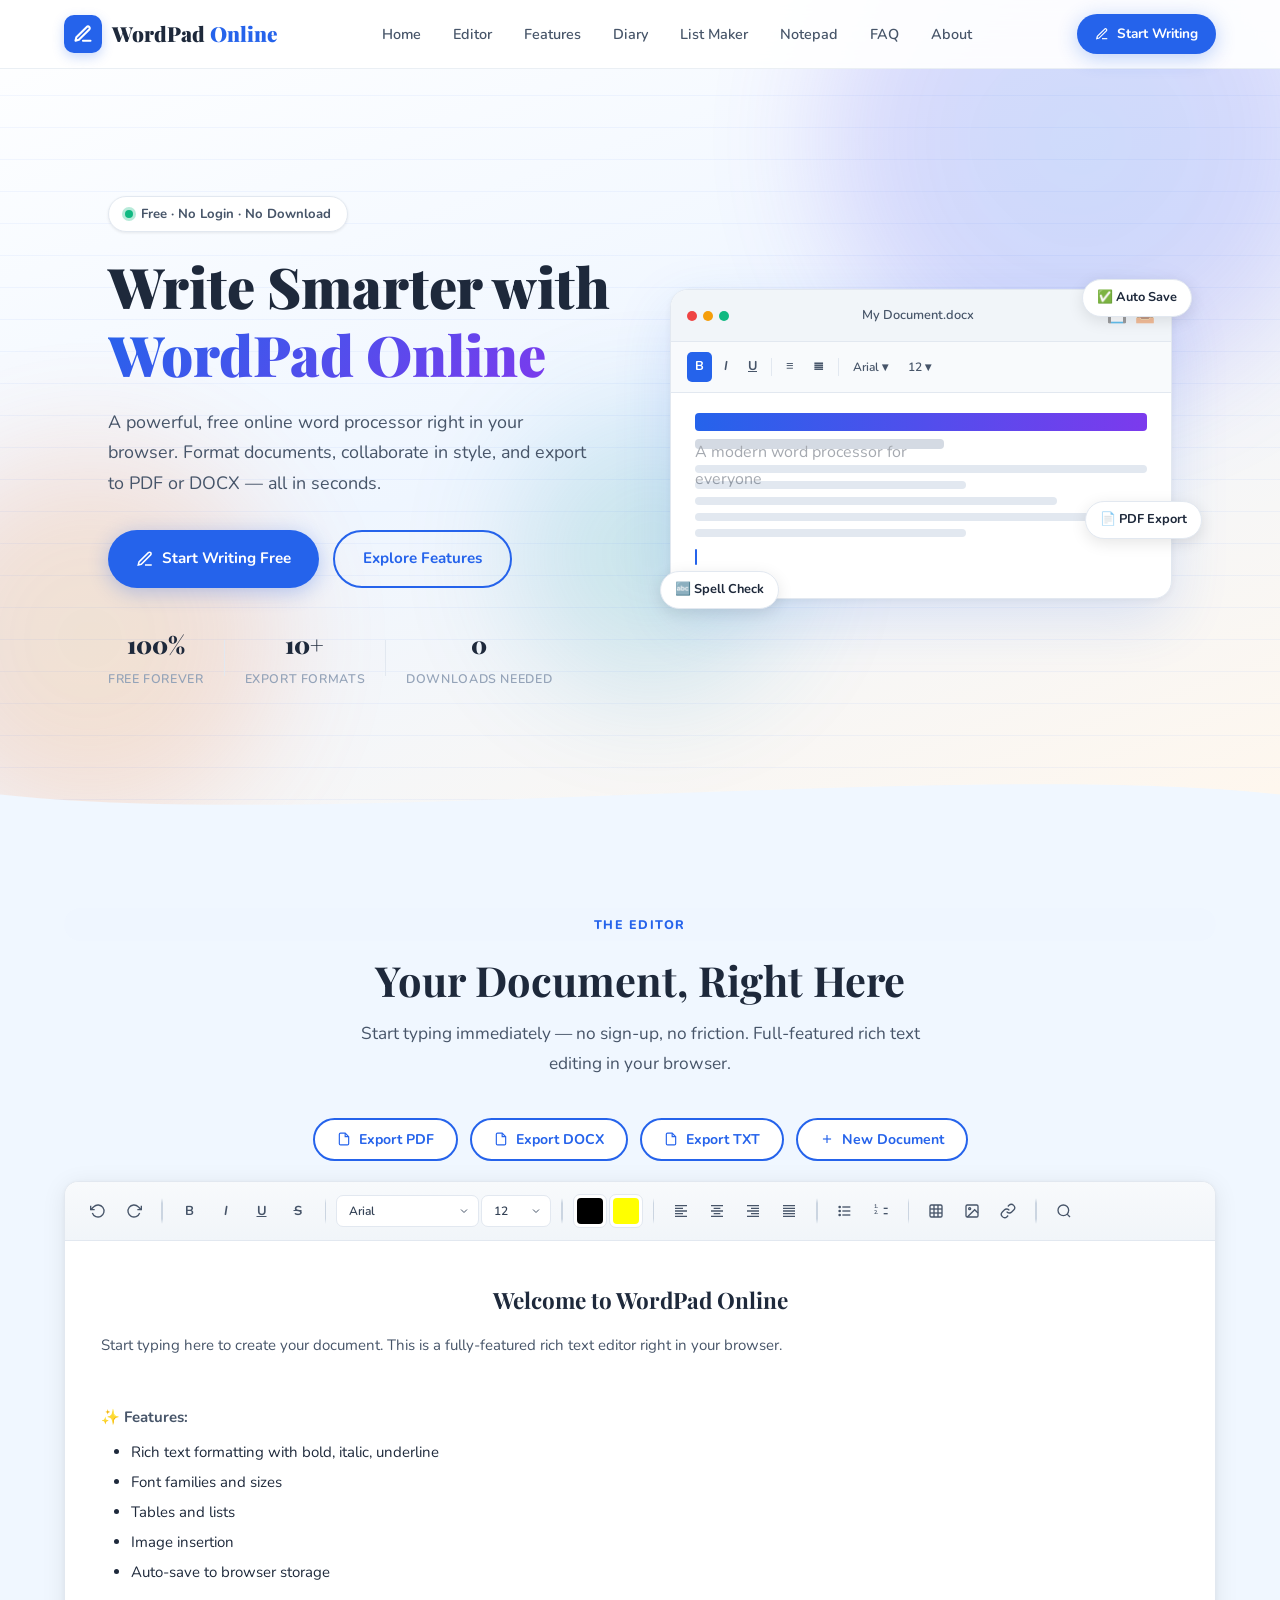
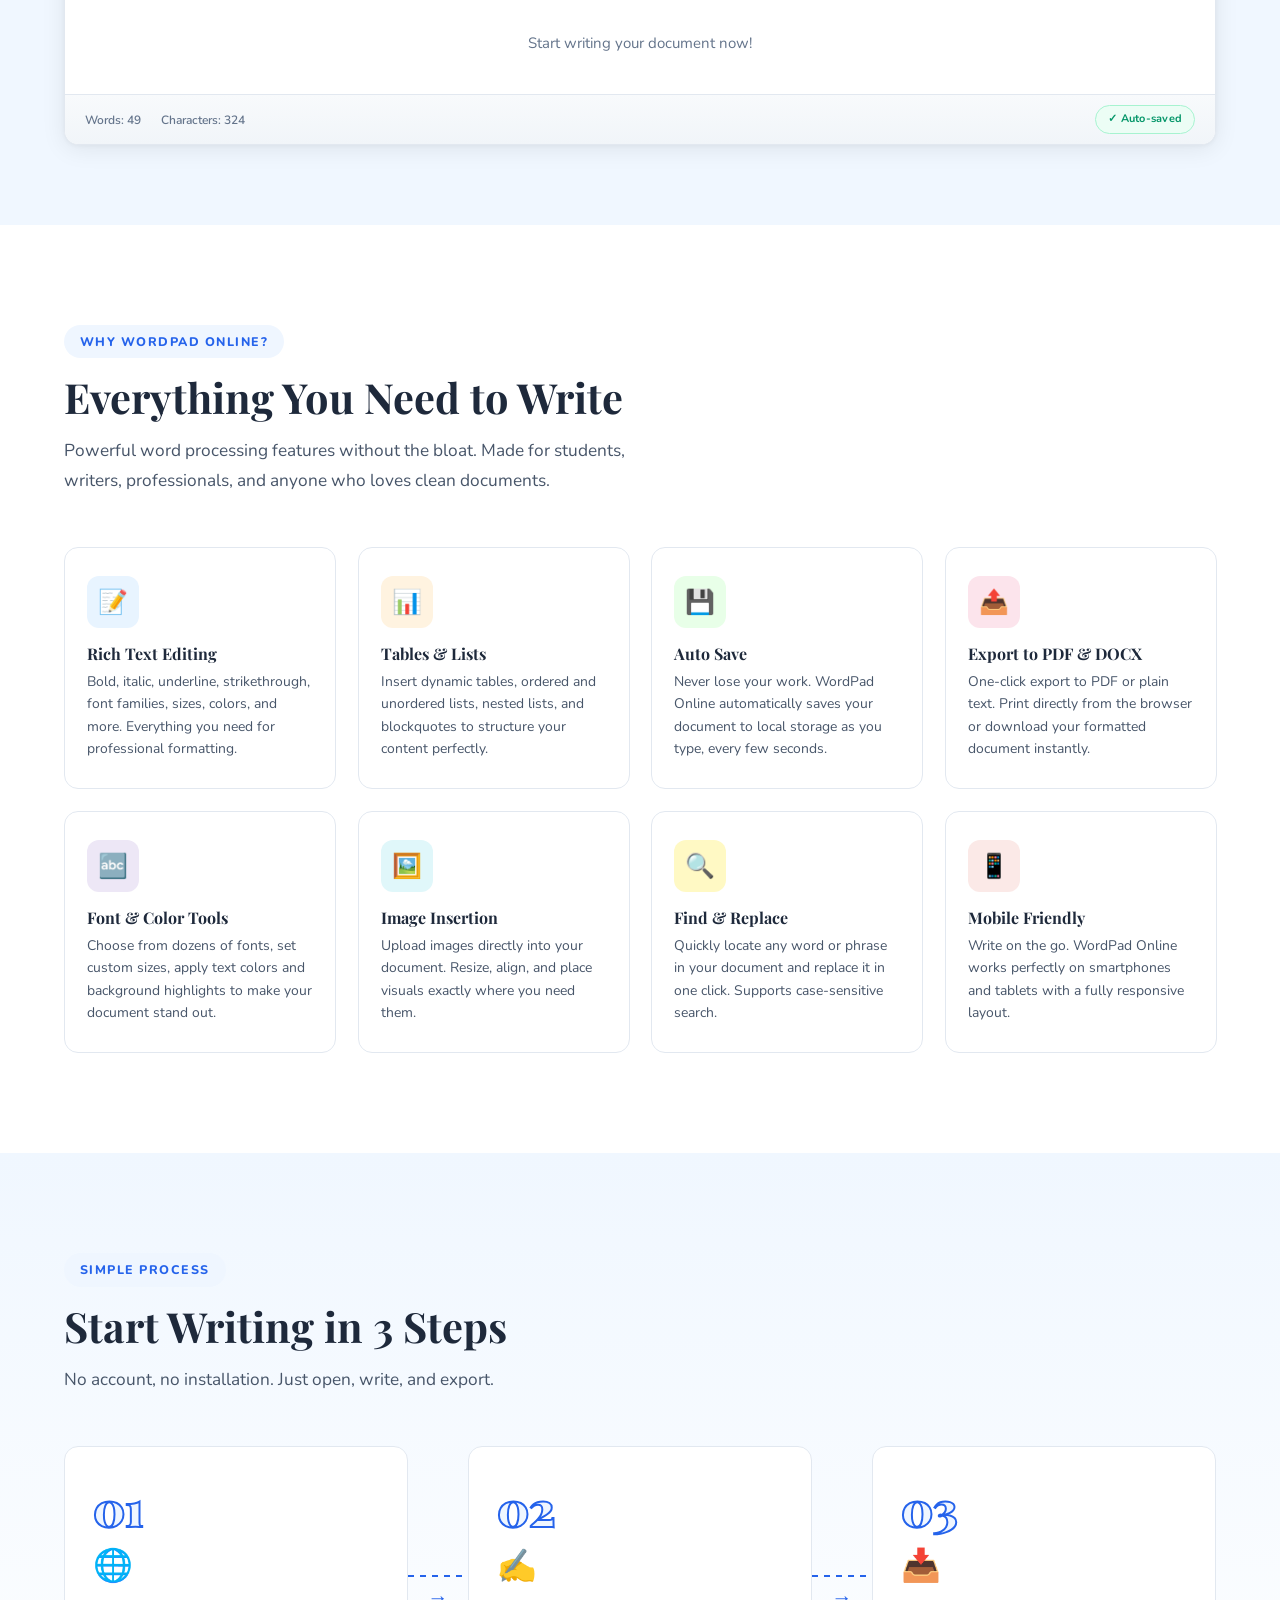
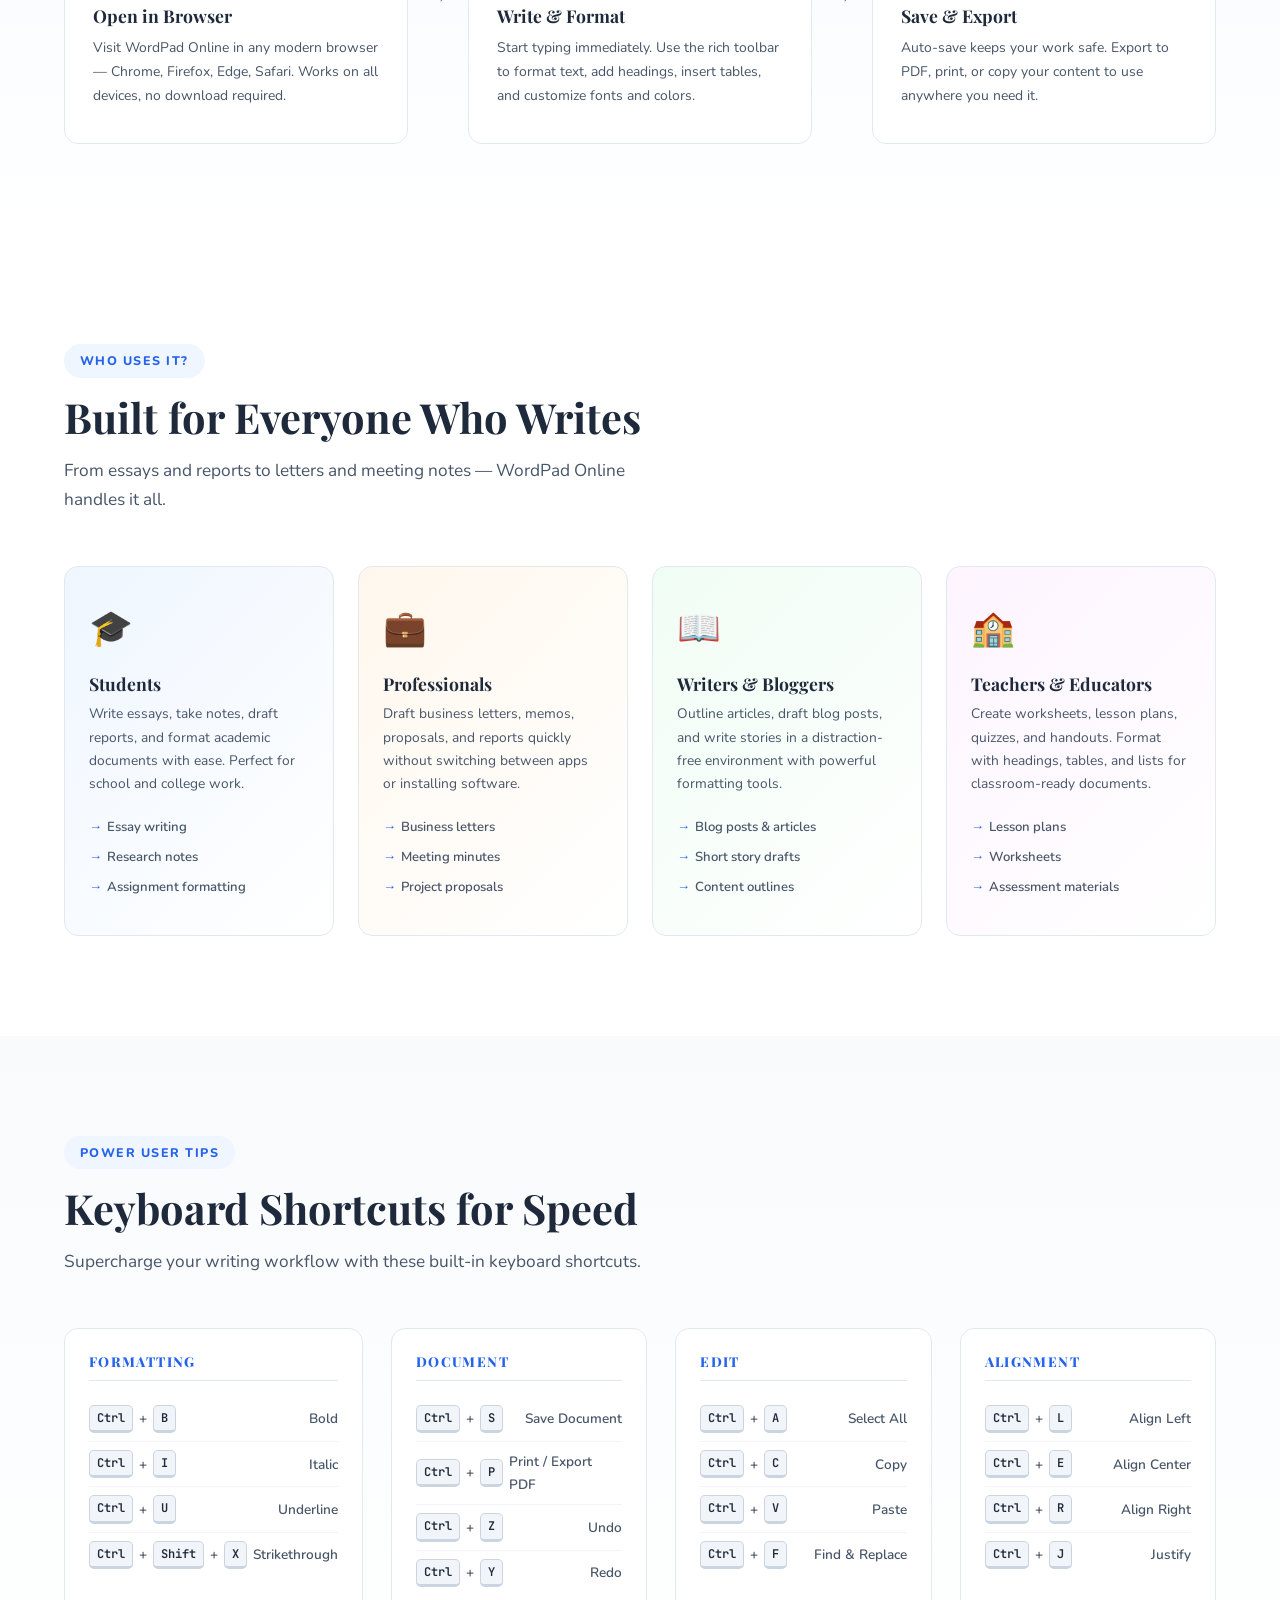
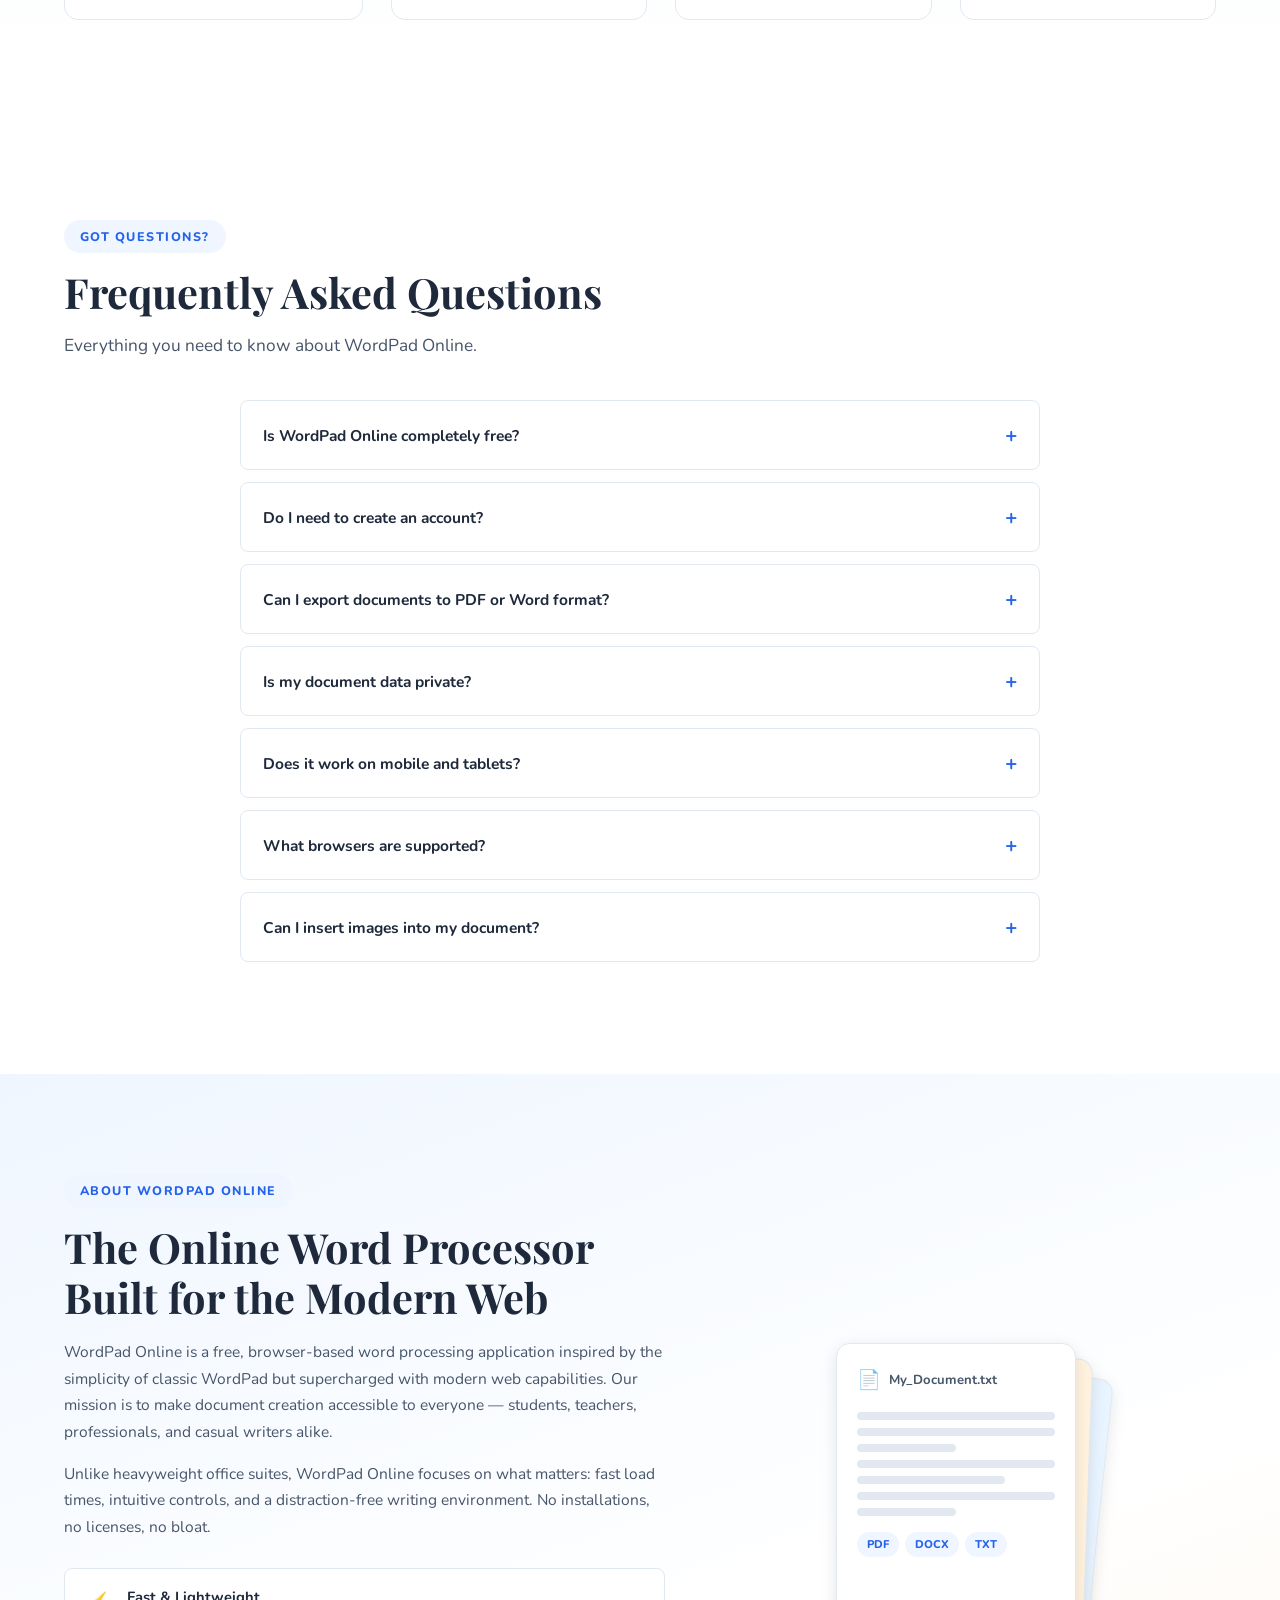
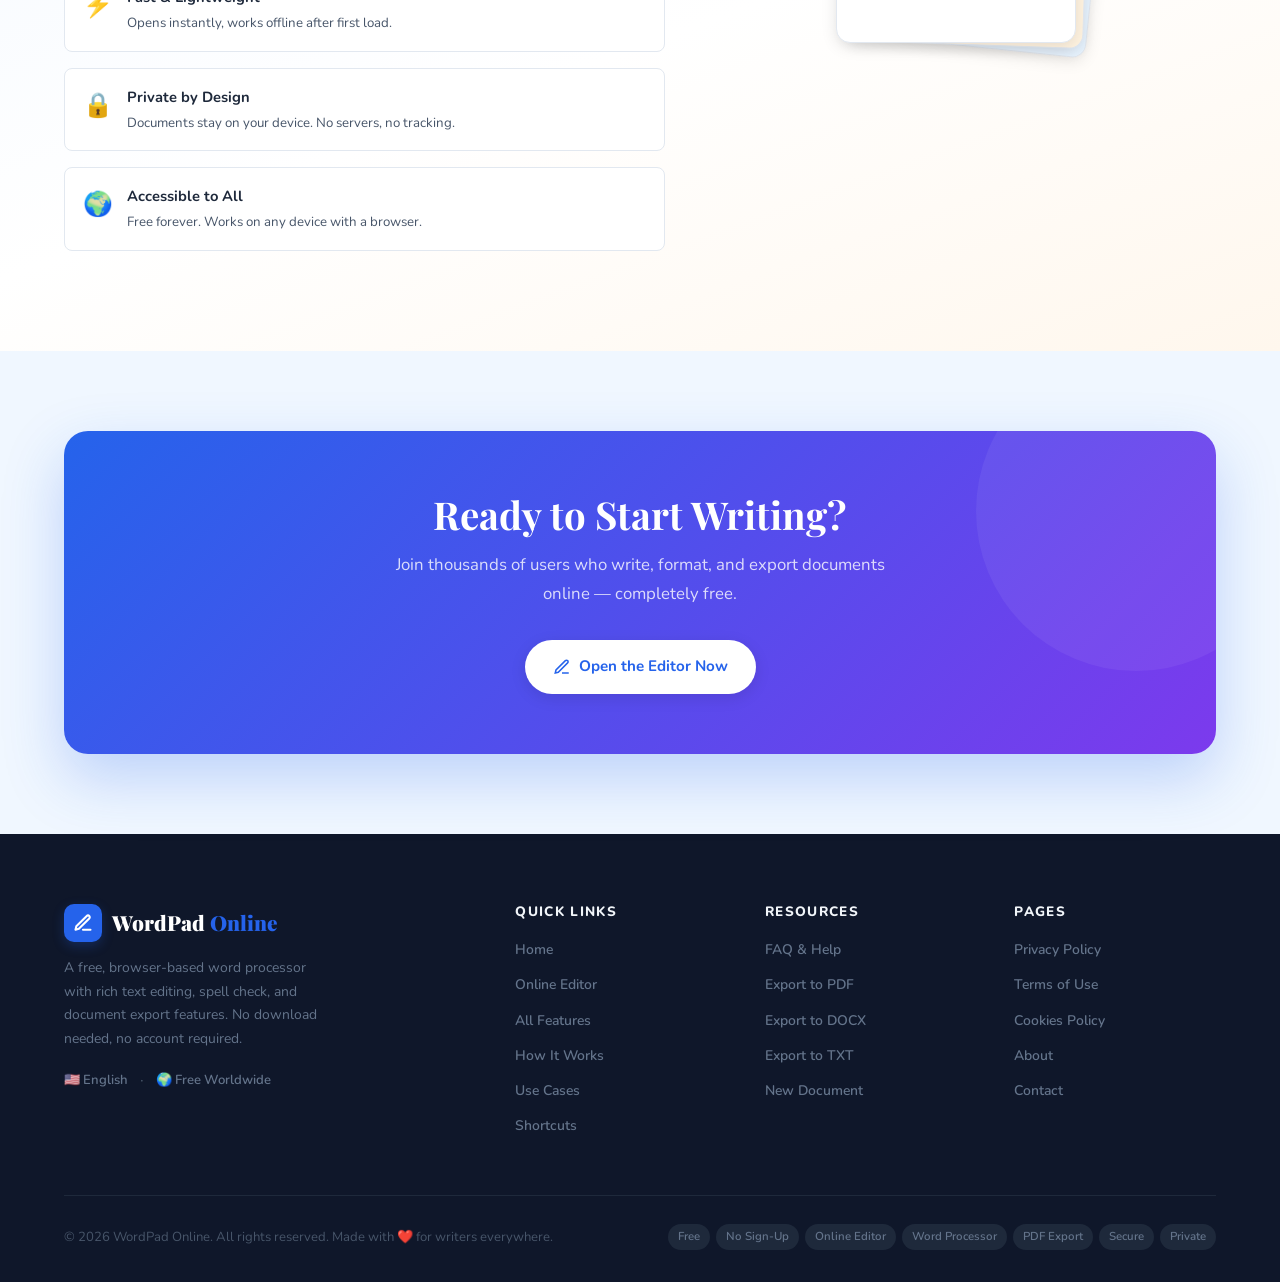
<file: index.html>
<!DOCTYPE html>
<html lang="en">
<head>
  <!-- Google tag (gtag.js) -->
<script async src="https://www.googletagmanager.com/gtag/js?id=G-GPTELPNWRR"></script>
<script>
  window.dataLayer = window.dataLayer || [];
  function gtag(){dataLayer.push(arguments);}
  gtag('js', new Date());

  gtag('config', 'G-GPTELPNWRR');
</script>
  <meta charset="UTF-8" />
  <meta name="viewport" content="width=device-width, initial-scale=1.0" />
  <title>WordPad Online – Free Online Word Processor & Text Editor</title>
  <meta name="description" content="WordPad Online is a free, browser-based word processor. Write, format, and edit documents online with rich text editing, spell check, and export to PDF or DOCX. No download needed." />
  <meta name="keywords" content="wordpad online, online word processor, free text editor, online notepad, rich text editor, online document editor, wordpad web app, write online, format text online" />
  <meta name="author" content="WordPad Online" />
  <meta name="robots" content="index, follow" />
  <link rel="canonical" href="https://wordpadonline.github.io/" />
  <link rel="icon" type="image/png" sizes="32x32" href="/favicon.png">

  <!-- Open Graph -->
  <meta property="og:title" content="WordPad Online – Free Online Word Processor" />
  <meta property="og:description" content="Write, format, and edit documents online for free. No installation needed. Export to PDF or DOCX instantly." />
  <meta property="og:url" content="https://wordpadonline.github.io/" />
  <meta property="og:type" content="website" />
  <meta property="og:image" content="https://wordpadonline.github.io/assets/og-image.png" />

  <!-- Twitter Card -->
  <meta name="twitter:card" content="summary_large_image" />
  <meta name="twitter:title" content="WordPad Online – Free Online Word Processor" />
  <meta name="twitter:description" content="Free browser-based word processor. Write and format documents online. No download required." />

  <!-- Schema Markup -->
  <script type="application/ld+json">
  {
    "@context": "https://schema.org",
    "@type": "WebApplication",
    "name": "WordPad Online",
    "url": "https://wordpadonline.github.io/",
    "description": "A free, browser-based word processor with rich text editing, spell check, and document export features.",
    "applicationCategory": "ProductivityApplication",
    "operatingSystem": "Web Browser",
    "offers": {
      "@type": "Offer",
      "price": "0",
      "priceCurrency": "USD"
    },
    "featureList": [
      "Rich Text Editing",
      "Spell Check",
      "Export to PDF",
      "Export to DOCX",
      "Font Formatting",
      "Table Insertion",
      "Image Upload",
      "Auto Save",
      "Word Count",
      "Find and Replace"
    ]
  }
  </script>
  <script type="application/ld+json">
  {
    "@context": "https://schema.org",
    "@type": "FAQPage",
    "mainEntity": [
      {
        "@type": "Question",
        "name": "Is WordPad Online free to use?",
        "acceptedAnswer": {
          "@type": "Answer",
          "text": "Yes, WordPad Online is completely free. No signup, no download, no subscription required."
        }
      },
      {
        "@type": "Question",
        "name": "Can I export my document to PDF?",
        "acceptedAnswer": {
          "@type": "Answer",
          "text": "Yes. You can export your documents to PDF or DOCX format directly from the editor toolbar."
        }
      },
      {
        "@type": "Question",
        "name": "Does WordPad Online work on mobile?",
        "acceptedAnswer": {
          "@type": "Answer",
          "text": "Absolutely. WordPad Online is fully responsive and works seamlessly on smartphones and tablets."
        }
      }
    ]
  }
  </script>

  <!-- Fonts -->
  <link rel="preconnect" href="https://fonts.googleapis.com" />
  <link rel="preconnect" href="https://fonts.gstatic.com" crossorigin />
  <link href="https://fonts.googleapis.com/css2?family=Playfair+Display:wght@700;900&family=Nunito:wght@400;600;700;800&family=JetBrains+Mono:wght@400;500&display=swap" rel="stylesheet" />

  <link rel="stylesheet" href="style.css" />
  <link rel="stylesheet" href="editor.css" />
</head>
<body>

  <!-- HEADER (injected by JS) -->
  <div id="header-root"></div>

  <!-- HERO SECTION -->
  <section class="hero" id="home">
    <div class="hero-bg">
      <div class="hero-blob blob-1"></div>
      <div class="hero-blob blob-2"></div>
      <div class="hero-blob blob-3"></div>
      <div class="notebook-lines"></div>
    </div>
    <div class="container hero-inner">
      <div class="hero-text">
        <div class="hero-badge animate-fade-up">
          <span class="badge-dot"></span>
          Free · No Login · No Download
        </div>
        <h1 class="hero-title animate-fade-up delay-1">
          Write Smarter with<br /><span class="highlight-text">WordPad Online</span>
        </h1>
        <p class="hero-desc animate-fade-up delay-2">
          A powerful, free online word processor right in your browser. Format documents, collaborate in style, and export to PDF or DOCX — all in seconds.
        </p>
        <div class="hero-cta animate-fade-up delay-3">
          <a href="#editor" class="btn btn-primary">
            <svg width="18" height="18" viewBox="0 0 24 24" fill="none" stroke="currentColor" stroke-width="2"><path d="M12 20h9"/><path d="M16.5 3.5a2.121 2.121 0 013 3L7 19l-4 1 1-4L16.5 3.5z"/></svg>
            Start Writing Free
          </a>
          <a href="#features" class="btn btn-outline">Explore Features</a>
        </div>
        <div class="hero-stats animate-fade-up delay-4">
          <div class="stat"><strong>100%</strong><span>Free Forever</span></div>
          <div class="stat-divider"></div>
          <div class="stat"><strong>10+</strong><span>Export Formats</span></div>
          <div class="stat-divider"></div>
          <div class="stat"><strong>0</strong><span>Downloads Needed</span></div>
        </div>
      </div>
      <div class="hero-visual animate-slide-right delay-2">
        <div class="editor-preview-card">
          <div class="preview-header">
            <div class="preview-dots">
              <span class="dot red"></span>
              <span class="dot yellow"></span>
              <span class="dot green"></span>
            </div>
            <span class="preview-title-bar">My Document.docx</span>
            <div class="preview-actions">
              <span class="action-icon">💾</span>
              <span class="action-icon">📤</span>
            </div>
          </div>
          <div class="preview-toolbar">
            <span class="tb-btn active">B</span>
            <span class="tb-btn"><i>I</i></span>
            <span class="tb-btn"><u>U</u></span>
            <span class="tb-sep"></span>
            <span class="tb-btn">≡</span>
            <span class="tb-btn">≣</span>
            <span class="tb-sep"></span>
            <span class="tb-btn font-btn">Arial ▾</span>
            <span class="tb-btn font-btn">12 ▾</span>
          </div>
          <div class="preview-content">
            <div class="preview-line title-line typing-anim">Welcome to WordPad Online</div>
            <div class="preview-line sub-line">A modern word processor for everyone</div>
            <div class="preview-line body-line"></div>
            <div class="preview-line body-line short"></div>
            <div class="preview-line body-line medium"></div>
            <div class="preview-line body-line"></div>
            <div class="preview-line body-line short"></div>
            <div class="preview-cursor"></div>
          </div>
        </div>
        <div class="floating-chip chip-1">✅ Auto Save</div>
        <div class="floating-chip chip-2">📄 PDF Export</div>
        <div class="floating-chip chip-3">🔤 Spell Check</div>
      </div>
    </div>
    <div class="hero-wave">
      <svg viewBox="0 0 1440 80" xmlns="http://www.w3.org/2000/svg" preserveAspectRatio="none">
        <path d="M0,40 C360,80 1080,0 1440,40 L1440,80 L0,80 Z" fill="#f0f7ff"/>
      </svg>
    </div>
  </section>

  <!-- EDITOR SECTION -->
  <section class="editor-section" id="editor">
    <div class="container">
      <div class="section-label">The Editor</div>
      <h2 class="section-title">Your Document, Right Here</h2>
      <p class="section-sub">Start typing immediately — no sign-up, no friction. Full-featured rich text editing in your browser.</p>
      <div class="editor-wrapper" id="editor-wrapper">
        <!-- Editor injected by editor.js -->
      </div>
    </div>
  </section>

  <!-- FEATURES SECTION -->
  <section class="features-section" id="features">
    <div class="container">
      <div class="section-label">Why WordPad Online?</div>
      <h2 class="section-title">Everything You Need to Write</h2>
      <p class="section-sub">Powerful word processing features without the bloat. Made for students, writers, professionals, and anyone who loves clean documents.</p>
      <div class="features-grid">
        <div class="feature-card animate-card" style="--delay:0s">
          <div class="feature-icon" style="--ic:#e8f4ff">📝</div>
          <h3>Rich Text Editing</h3>
          <p>Bold, italic, underline, strikethrough, font families, sizes, colors, and more. Everything you need for professional formatting.</p>
        </div>
        <div class="feature-card animate-card" style="--delay:0.1s">
          <div class="feature-icon" style="--ic:#fff3e0">📊</div>
          <h3>Tables & Lists</h3>
          <p>Insert dynamic tables, ordered and unordered lists, nested lists, and blockquotes to structure your content perfectly.</p>
        </div>
        <div class="feature-card animate-card" style="--delay:0.2s">
          <div class="feature-icon" style="--ic:#e8ffe8">💾</div>
          <h3>Auto Save</h3>
          <p>Never lose your work. WordPad Online automatically saves your document to local storage as you type, every few seconds.</p>
        </div>
        <div class="feature-card animate-card" style="--delay:0.3s">
          <div class="feature-icon" style="--ic:#fce4ec">📤</div>
          <h3>Export to PDF & DOCX</h3>
          <p>One-click export to PDF or plain text. Print directly from the browser or download your formatted document instantly.</p>
        </div>
        <div class="feature-card animate-card" style="--delay:0.4s">
          <div class="feature-icon" style="--ic:#ede7f6">🔤</div>
          <h3>Font & Color Tools</h3>
          <p>Choose from dozens of fonts, set custom sizes, apply text colors and background highlights to make your document stand out.</p>
        </div>
        <div class="feature-card animate-card" style="--delay:0.5s">
          <div class="feature-icon" style="--ic:#e0f7fa">🖼️</div>
          <h3>Image Insertion</h3>
          <p>Upload images directly into your document. Resize, align, and place visuals exactly where you need them.</p>
        </div>
        <div class="feature-card animate-card" style="--delay:0.6s">
          <div class="feature-icon" style="--ic:#fff9c4">🔍</div>
          <h3>Find & Replace</h3>
          <p>Quickly locate any word or phrase in your document and replace it in one click. Supports case-sensitive search.</p>
        </div>
        <div class="feature-card animate-card" style="--delay:0.7s">
          <div class="feature-icon" style="--ic:#fbe9e7">📱</div>
          <h3>Mobile Friendly</h3>
          <p>Write on the go. WordPad Online works perfectly on smartphones and tablets with a fully responsive layout.</p>
        </div>
      </div>
    </div>
  </section>

  <!-- HOW IT WORKS SECTION -->
  <section class="how-section" id="how-it-works">
    <div class="container">
      <div class="section-label">Simple Process</div>
      <h2 class="section-title">Start Writing in 3 Steps</h2>
      <p class="section-sub">No account, no installation. Just open, write, and export.</p>
      <div class="steps-row">
        <div class="step-card">
          <div class="step-num">01</div>
          <div class="step-icon">🌐</div>
          <h3>Open in Browser</h3>
          <p>Visit WordPad Online in any modern browser — Chrome, Firefox, Edge, Safari. Works on all devices, no download required.</p>
        </div>
        <div class="step-connector">
          <div class="connector-line"></div>
          <div class="connector-arrow">→</div>
        </div>
        <div class="step-card">
          <div class="step-num">02</div>
          <div class="step-icon">✍️</div>
          <h3>Write & Format</h3>
          <p>Start typing immediately. Use the rich toolbar to format text, add headings, insert tables, and customize fonts and colors.</p>
        </div>
        <div class="step-connector">
          <div class="connector-line"></div>
          <div class="connector-arrow">→</div>
        </div>
        <div class="step-card">
          <div class="step-num">03</div>
          <div class="step-icon">📥</div>
          <h3>Save & Export</h3>
          <p>Auto-save keeps your work safe. Export to PDF, print, or copy your content to use anywhere you need it.</p>
        </div>
      </div>
    </div>
  </section>

  <!-- USE CASES SECTION -->
  <section class="usecases-section" id="use-cases">
    <div class="container">
      <div class="section-label">Who Uses It?</div>
      <h2 class="section-title">Built for Everyone Who Writes</h2>
      <p class="section-sub">From essays and reports to letters and meeting notes — WordPad Online handles it all.</p>
      <div class="usecases-grid">
        <div class="usecase-card uc-students">
          <div class="uc-emoji">🎓</div>
          <h3>Students</h3>
          <p>Write essays, take notes, draft reports, and format academic documents with ease. Perfect for school and college work.</p>
          <ul>
            <li>Essay writing</li>
            <li>Research notes</li>
            <li>Assignment formatting</li>
          </ul>
        </div>
        <div class="usecase-card uc-professionals">
          <div class="uc-emoji">💼</div>
          <h3>Professionals</h3>
          <p>Draft business letters, memos, proposals, and reports quickly without switching between apps or installing software.</p>
          <ul>
            <li>Business letters</li>
            <li>Meeting minutes</li>
            <li>Project proposals</li>
          </ul>
        </div>
        <div class="usecase-card uc-writers">
          <div class="uc-emoji">📖</div>
          <h3>Writers & Bloggers</h3>
          <p>Outline articles, draft blog posts, and write stories in a distraction-free environment with powerful formatting tools.</p>
          <ul>
            <li>Blog posts & articles</li>
            <li>Short story drafts</li>
            <li>Content outlines</li>
          </ul>
        </div>
        <div class="usecase-card uc-teachers">
          <div class="uc-emoji">🏫</div>
          <h3>Teachers & Educators</h3>
          <p>Create worksheets, lesson plans, quizzes, and handouts. Format with headings, tables, and lists for classroom-ready documents.</p>
          <ul>
            <li>Lesson plans</li>
            <li>Worksheets</li>
            <li>Assessment materials</li>
          </ul>
        </div>
      </div>
    </div>
  </section>

  <!-- KEYBOARD SHORTCUTS SECTION -->
  <section class="shortcuts-section" id="shortcuts">
    <div class="container">
      <div class="section-label">Power User Tips</div>
      <h2 class="section-title">Keyboard Shortcuts for Speed</h2>
      <p class="section-sub">Supercharge your writing workflow with these built-in keyboard shortcuts.</p>
      <div class="shortcuts-grid">
        <div class="shortcut-group">
          <h4>Formatting</h4>
          <div class="shortcut-row"><kbd>Ctrl</kbd>+<kbd>B</kbd><span>Bold</span></div>
          <div class="shortcut-row"><kbd>Ctrl</kbd>+<kbd>I</kbd><span>Italic</span></div>
          <div class="shortcut-row"><kbd>Ctrl</kbd>+<kbd>U</kbd><span>Underline</span></div>
          <div class="shortcut-row"><kbd>Ctrl</kbd>+<kbd>Shift</kbd>+<kbd>X</kbd><span>Strikethrough</span></div>
        </div>
        <div class="shortcut-group">
          <h4>Document</h4>
          <div class="shortcut-row"><kbd>Ctrl</kbd>+<kbd>S</kbd><span>Save Document</span></div>
          <div class="shortcut-row"><kbd>Ctrl</kbd>+<kbd>P</kbd><span>Print / Export PDF</span></div>
          <div class="shortcut-row"><kbd>Ctrl</kbd>+<kbd>Z</kbd><span>Undo</span></div>
          <div class="shortcut-row"><kbd>Ctrl</kbd>+<kbd>Y</kbd><span>Redo</span></div>
        </div>
        <div class="shortcut-group">
          <h4>Edit</h4>
          <div class="shortcut-row"><kbd>Ctrl</kbd>+<kbd>A</kbd><span>Select All</span></div>
          <div class="shortcut-row"><kbd>Ctrl</kbd>+<kbd>C</kbd><span>Copy</span></div>
          <div class="shortcut-row"><kbd>Ctrl</kbd>+<kbd>V</kbd><span>Paste</span></div>
          <div class="shortcut-row"><kbd>Ctrl</kbd>+<kbd>F</kbd><span>Find & Replace</span></div>
        </div>
        <div class="shortcut-group">
          <h4>Alignment</h4>
          <div class="shortcut-row"><kbd>Ctrl</kbd>+<kbd>L</kbd><span>Align Left</span></div>
          <div class="shortcut-row"><kbd>Ctrl</kbd>+<kbd>E</kbd><span>Align Center</span></div>
          <div class="shortcut-row"><kbd>Ctrl</kbd>+<kbd>R</kbd><span>Align Right</span></div>
          <div class="shortcut-row"><kbd>Ctrl</kbd>+<kbd>J</kbd><span>Justify</span></div>
        </div>
      </div>
    </div>
  </section>

  <!-- FAQ SECTION -->
  <section class="faq-section" id="faq">
    <div class="container">
      <div class="section-label">Got Questions?</div>
      <h2 class="section-title">Frequently Asked Questions</h2>
      <p class="section-sub">Everything you need to know about WordPad Online.</p>
      <div class="faq-list">
        <div class="faq-item">
          <button class="faq-question" aria-expanded="false">
            Is WordPad Online completely free?
            <span class="faq-icon">+</span>
          </button>
          <div class="faq-answer">
            <p>Yes! WordPad Online is 100% free with no hidden costs, no subscription plans, and no premium tiers. Every feature is available to every user, forever.</p>
          </div>
        </div>
        <div class="faq-item">
          <button class="faq-question" aria-expanded="false">
            Do I need to create an account?
            <span class="faq-icon">+</span>
          </button>
          <div class="faq-answer">
            <p>No account needed. Simply open WordPad Online in your browser and start writing immediately. Your documents are saved locally in your browser's storage.</p>
          </div>
        </div>
        <div class="faq-item">
          <button class="faq-question" aria-expanded="false">
            Can I export documents to PDF or Word format?
            <span class="faq-icon">+</span>
          </button>
          <div class="faq-answer">
            <p>Yes. You can export your documents to PDF using the browser's print function, or copy the rich text content for use in Word, Google Docs, or any other editor. Direct DOCX export is also supported.</p>
          </div>
        </div>
        <div class="faq-item">
          <button class="faq-question" aria-expanded="false">
            Is my document data private?
            <span class="faq-icon">+</span>
          </button>
          <div class="faq-answer">
            <p>Absolutely. WordPad Online saves your content only in your browser's local storage. Your documents never leave your device and are never sent to any server.</p>
          </div>
        </div>
        <div class="faq-item">
          <button class="faq-question" aria-expanded="false">
            Does it work on mobile and tablets?
            <span class="faq-icon">+</span>
          </button>
          <div class="faq-answer">
            <p>Yes. WordPad Online is fully responsive and optimized for mobile devices and tablets. The toolbar adapts to smaller screens for a comfortable writing experience on the go.</p>
          </div>
        </div>
        <div class="faq-item">
          <button class="faq-question" aria-expanded="false">
            What browsers are supported?
            <span class="faq-icon">+</span>
          </button>
          <div class="faq-answer">
            <p>WordPad Online works on all modern browsers including Google Chrome, Mozilla Firefox, Microsoft Edge, Safari, and Opera. We recommend using the latest version of your browser for the best experience.</p>
          </div>
        </div>
        <div class="faq-item">
          <button class="faq-question" aria-expanded="false">
            Can I insert images into my document?
            <span class="faq-icon">+</span>
          </button>
          <div class="faq-answer">
            <p>Yes! Use the image upload button in the toolbar to insert images from your device directly into the document. You can place images inline with text and align them as needed.</p>
          </div>
        </div>
      </div>
    </div>
  </section>

  <!-- ABOUT / INFO SECTION -->
  <section class="about-section" id="about">
    <div class="container">
      <div class="about-inner">
        <div class="about-text">
          <div class="section-label">About WordPad Online</div>
          <h2 class="section-title">The Online Word Processor Built for the Modern Web</h2>
          <p>WordPad Online is a free, browser-based word processing application inspired by the simplicity of classic WordPad but supercharged with modern web capabilities. Our mission is to make document creation accessible to everyone — students, teachers, professionals, and casual writers alike.</p>
          <p>Unlike heavyweight office suites, WordPad Online focuses on what matters: fast load times, intuitive controls, and a distraction-free writing environment. No installations, no licenses, no bloat.</p>
          <div class="about-pillars">
            <div class="pillar">
              <span class="pillar-icon">⚡</span>
              <div>
                <strong>Fast & Lightweight</strong>
                <p>Opens instantly, works offline after first load.</p>
              </div>
            </div>
            <div class="pillar">
              <span class="pillar-icon">🔒</span>
              <div>
                <strong>Private by Design</strong>
                <p>Documents stay on your device. No servers, no tracking.</p>
              </div>
            </div>
            <div class="pillar">
              <span class="pillar-icon">🌍</span>
              <div>
                <strong>Accessible to All</strong>
                <p>Free forever. Works on any device with a browser.</p>
              </div>
            </div>
          </div>
        </div>
        <div class="about-visual">
          <div class="about-card-stack">
            <div class="about-doc-card card-back"></div>
            <div class="about-doc-card card-mid"></div>
            <div class="about-doc-card card-front">
              <div class="adc-header">
                <span class="adc-icon">📄</span>
                <span class="adc-name">My_Document.txt</span>
              </div>
              <div class="adc-lines">
                <div class="adc-line full"></div>
                <div class="adc-line full"></div>
                <div class="adc-line half"></div>
                <div class="adc-line full"></div>
                <div class="adc-line three-quarters"></div>
                <div class="adc-line full"></div>
                <div class="adc-line half"></div>
              </div>
              <div class="adc-footer">
                <span class="adc-badge">PDF</span>
                <span class="adc-badge">DOCX</span>
                <span class="adc-badge">TXT</span>
              </div>
            </div>
          </div>
        </div>
      </div>
    </div>
  </section>

  <!-- CTA SECTION -->
  <section class="cta-section">
    <div class="container">
      <div class="cta-inner">
        <div class="cta-bg-shape"></div>
        <div class="cta-content">
          <h2>Ready to Start Writing?</h2>
          <p>Join thousands of users who write, format, and export documents online — completely free.</p>
          <a href="#editor" class="btn btn-white">
            <svg width="18" height="18" viewBox="0 0 24 24" fill="none" stroke="currentColor" stroke-width="2"><path d="M12 20h9"/><path d="M16.5 3.5a2.121 2.121 0 013 3L7 19l-4 1 1-4L16.5 3.5z"/></svg>
            Open the Editor Now
          </a>
        </div>
      </div>
    </div>
  </section>

  <!-- FOOTER (injected by JS) -->
  <div id="footer-root"></div>

  <!-- MODALS -->
  <div id="find-replace-modal" class="modal" role="dialog" aria-modal="true" aria-label="Find and Replace">
    <div class="modal-box">
      <div class="modal-header">
        <h3>Find &amp; Replace</h3>
        <button class="modal-close" id="close-find-replace">✕</button>
      </div>
      <div class="modal-body">
        <label>Find
          <input type="text" id="find-input" placeholder="Search text..." />
        </label>
        <label>Replace with
          <input type="text" id="replace-input" placeholder="Replace text..." />
        </label>
        <div class="modal-actions">
          <button class="btn btn-sm btn-outline" id="find-next-btn">Find Next</button>
          <button class="btn btn-sm btn-primary" id="replace-btn">Replace</button>
          <button class="btn btn-sm btn-primary" id="replace-all-btn">Replace All</button>
        </div>
      </div>
    </div>
  </div>

  <div id="table-modal" class="modal" role="dialog" aria-modal="true" aria-label="Insert Table">
    <div class="modal-box">
      <div class="modal-header">
        <h3>Insert Table</h3>
        <button class="modal-close" id="close-table-modal">✕</button>
      </div>
      <div class="modal-body">
        <label>Rows
          <input type="number" id="table-rows" value="3" min="1" max="20" />
        </label>
        <label>Columns
          <input type="number" id="table-cols" value="3" min="1" max="10" />
        </label>
        <div class="modal-actions">
          <button class="btn btn-primary" id="insert-table-btn">Insert Table</button>
        </div>
      </div>
    </div>
  </div>

  <div id="image-modal" class="modal" role="dialog" aria-modal="true" aria-label="Insert Image">
    <div class="modal-box">
      <div class="modal-header">
        <h3>Insert Image</h3>
        <button class="modal-close" id="close-image-modal">✕</button>
      </div>
      <div class="modal-body">
        <label>Upload Image
          <input type="file" id="image-upload" accept="image/*" />
        </label>
        <p class="modal-note">Or paste an image URL below:</p>
        <label>Image URL
          <input type="text" id="image-url-input" placeholder="https://example.com/image.jpg" />
        </label>
        <div class="modal-actions">
          <button class="btn btn-primary" id="insert-image-btn">Insert Image</button>
        </div>
      </div>
    </div>
  </div>

  <div id="link-modal" class="modal" role="dialog" aria-modal="true" aria-label="Insert Link">
    <div class="modal-box">
      <div class="modal-header">
        <h3>Insert Link</h3>
        <button class="modal-close" id="close-link-modal">✕</button>
      </div>
      <div class="modal-body">
        <label>Display Text
          <input type="text" id="link-text-input" placeholder="Link text..." />
        </label>
        <label>URL
          <input type="url" id="link-url-input" placeholder="https://..." />
        </label>
        <div class="modal-actions">
          <button class="btn btn-primary" id="insert-link-btn">Insert Link</button>
        </div>
      </div>
    </div>
  </div>

  <div class="modal-overlay" id="modal-overlay"></div>

  <!-- Toast Notification -->
  <div id="toast" class="toast" role="status" aria-live="polite"></div>

  <script src="header.js"></script>
  <script src="footer.js"></script>
  <script src="editor.js"></script>
  <script src="main.js"></script>
</body>
</html>
</file>
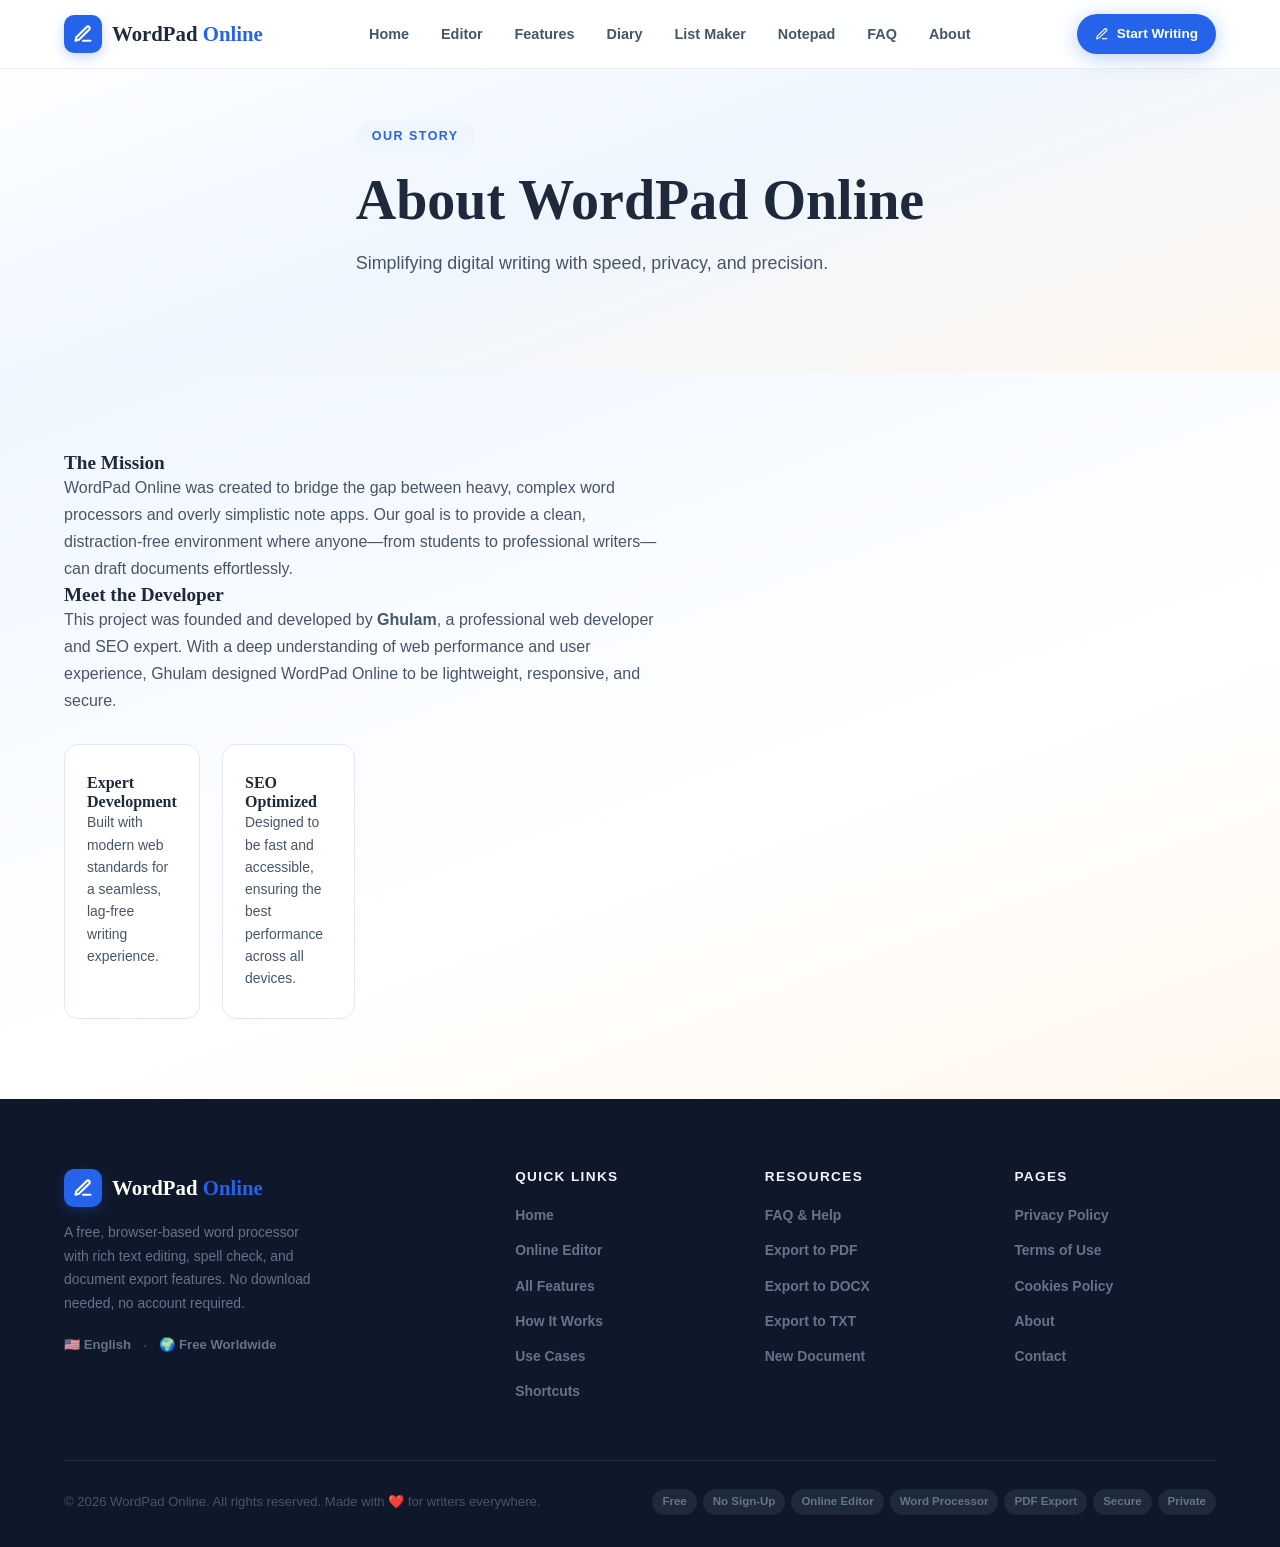
<file: about.html>
<!DOCTYPE html>
<html lang="en">
<head>
  <meta charset="UTF-8" />
  <meta name="viewport" content="width=device-width, initial-scale=1.0" />
  <title>About Us - WordPad Online</title>
  <link rel="stylesheet" href="style.css" />
  <link rel="icon" type="image/png" sizes="32x32" href="/favicon.png">
  <script type="application/ld+json">
  {
    "@context": "https://schema.org",
    "@type": "AboutPage",
    "mainEntity": {
      "@type": "Person",
      "name": "Ghulam",
      "jobTitle": "Web Developer & SEO Expert",
      "description": "Founder and lead developer of WordPad Online."
    }
  }
  </script>
</head>
<body>
  <div id="header-root"></div>

  <section class="hero" style="min-height: auto; padding: 120px 0 60px;">
    <div class="container">
      <div class="section-label">Our Story</div>
      <h1 class="section-title">About WordPad Online</h1>
      <p class="hero-desc">Simplifying digital writing with speed, privacy, and precision.</p>
    </div>
  </section>

  <section class="about-section" style="padding: 80px 0;">
    <div class="container">
      <div class="about-inner">
        <div class="about-content">
          <h3>The Mission</h3>
          <p>WordPad Online was created to bridge the gap between heavy, complex word processors and overly simplistic note apps. Our goal is to provide a clean, distraction-free environment where anyone—from students to professional writers—can draft documents effortlessly.</p>
          
          <h3>Meet the Developer</h3>
          <p>This project was founded and developed by <strong>Ghulam</strong>, a professional web developer and SEO expert. With a deep understanding of web performance and user experience, Ghulam designed WordPad Online to be lightweight, responsive, and secure.</p>
          
          <div class="features-grid" style="margin-top: 30px;">
            <div class="feature-card">
              <h4>Expert Development</h4>
              <p>Built with modern web standards for a seamless, lag-free writing experience.</p>
            </div>
            <div class="feature-card">
              <h4>SEO Optimized</h4>
              <p>Designed to be fast and accessible, ensuring the best performance across all devices.</p>
            </div>
          </div>
        </div>
      </div>
    </div>
  </section>

  <div id="footer-root"></div>

  <script src="header.js"></script>
  <script src="footer.js"></script>
  <script src="main.js"></script>
</body>
</html>
</file>
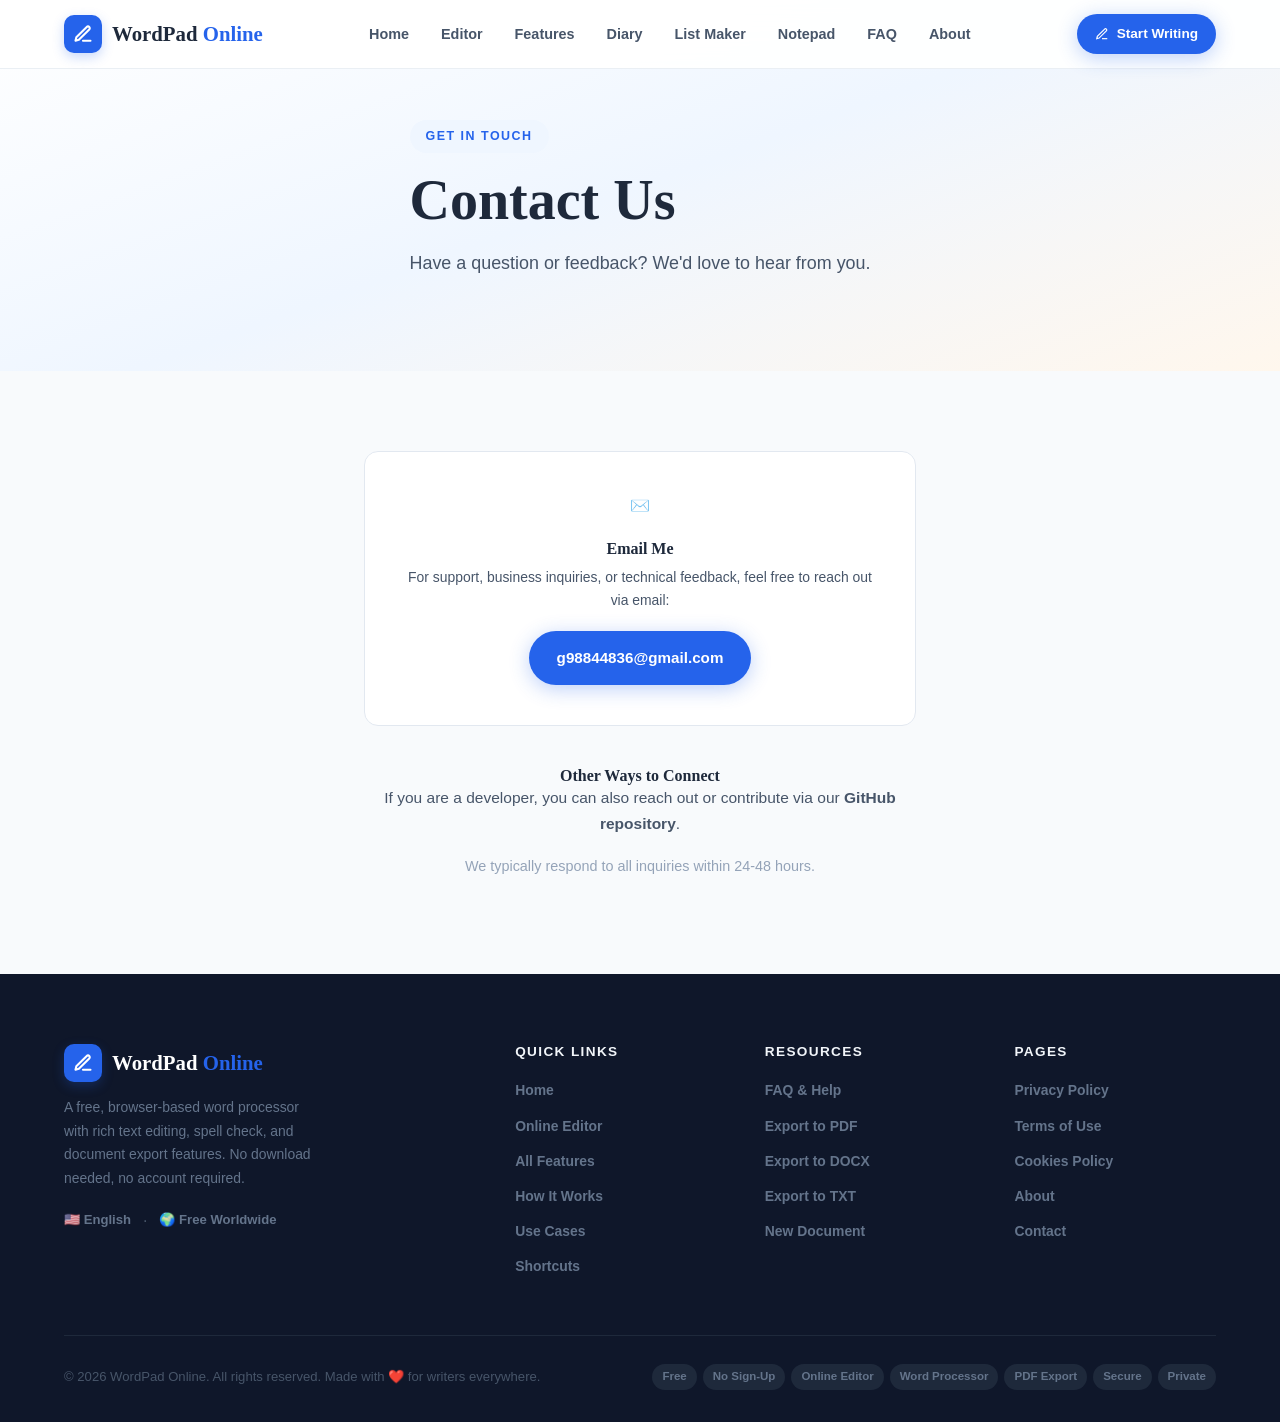
<file: contact.html>
<!DOCTYPE html>
<html lang="en">
<head>
  <meta charset="UTF-8" />
  <meta name="viewport" content="width=device-width, initial-scale=1.0" />
  <title>Contact Us - WordPad Online</title>
  <link rel="stylesheet" href="style.css" />
  <link rel="icon" type="image/png" sizes="32x32" href="/favicon.png">
  <script type="application/ld+json">
  {
    "@context": "https://schema.org",
    "@type": "ContactPage",
    "name": "Contact WordPad Online",
    "description": "Get in touch with Ghulam for support or inquiries."
  }
  </script>
</head>
<body>
  <div id="header-root"></div>

  <section class="hero" style="min-height: auto; padding: 120px 0 60px;">
    <div class="container">
      <div class="section-label">Get In Touch</div>
      <h1 class="section-title">Contact Us</h1>
      <p class="hero-desc">Have a question or feedback? We'd love to hear from you.</p>
    </div>
  </section>

  <section class="contact-section" style="padding: 80px 0;">
    <div class="container" style="max-width: 600px;">
      <div class="feature-card" style="text-align: center; padding: 40px;">
        <div class="icon-box" style="margin: 0 auto 20px;">✉️</div>
        <h3>Email Me</h3>
        <p>For support, business inquiries, or technical feedback, feel free to reach out via email:</p>
        <a href="mailto:g98844836@gmail.com" class="btn btn-primary" style="margin-top: 20px; display: inline-block;">
          g98844836@gmail.com
        </a>
      </div>

      <div class="about-text" style="margin-top: 40px; text-align: center;">
        <h4>Other Ways to Connect</h4>
        <p>If you are a developer, you can also reach out or contribute via our <strong>GitHub repository</strong>.</p>
        <p style="color: var(--text-light); font-size: 0.9rem;">We typically respond to all inquiries within 24-48 hours.</p>
      </div>
    </div>
  </section>

  <div id="footer-root"></div>

  <script src="header.js"></script>
  <script src="footer.js"></script>
  <script src="main.js"></script>
</body>
</html>
</file>
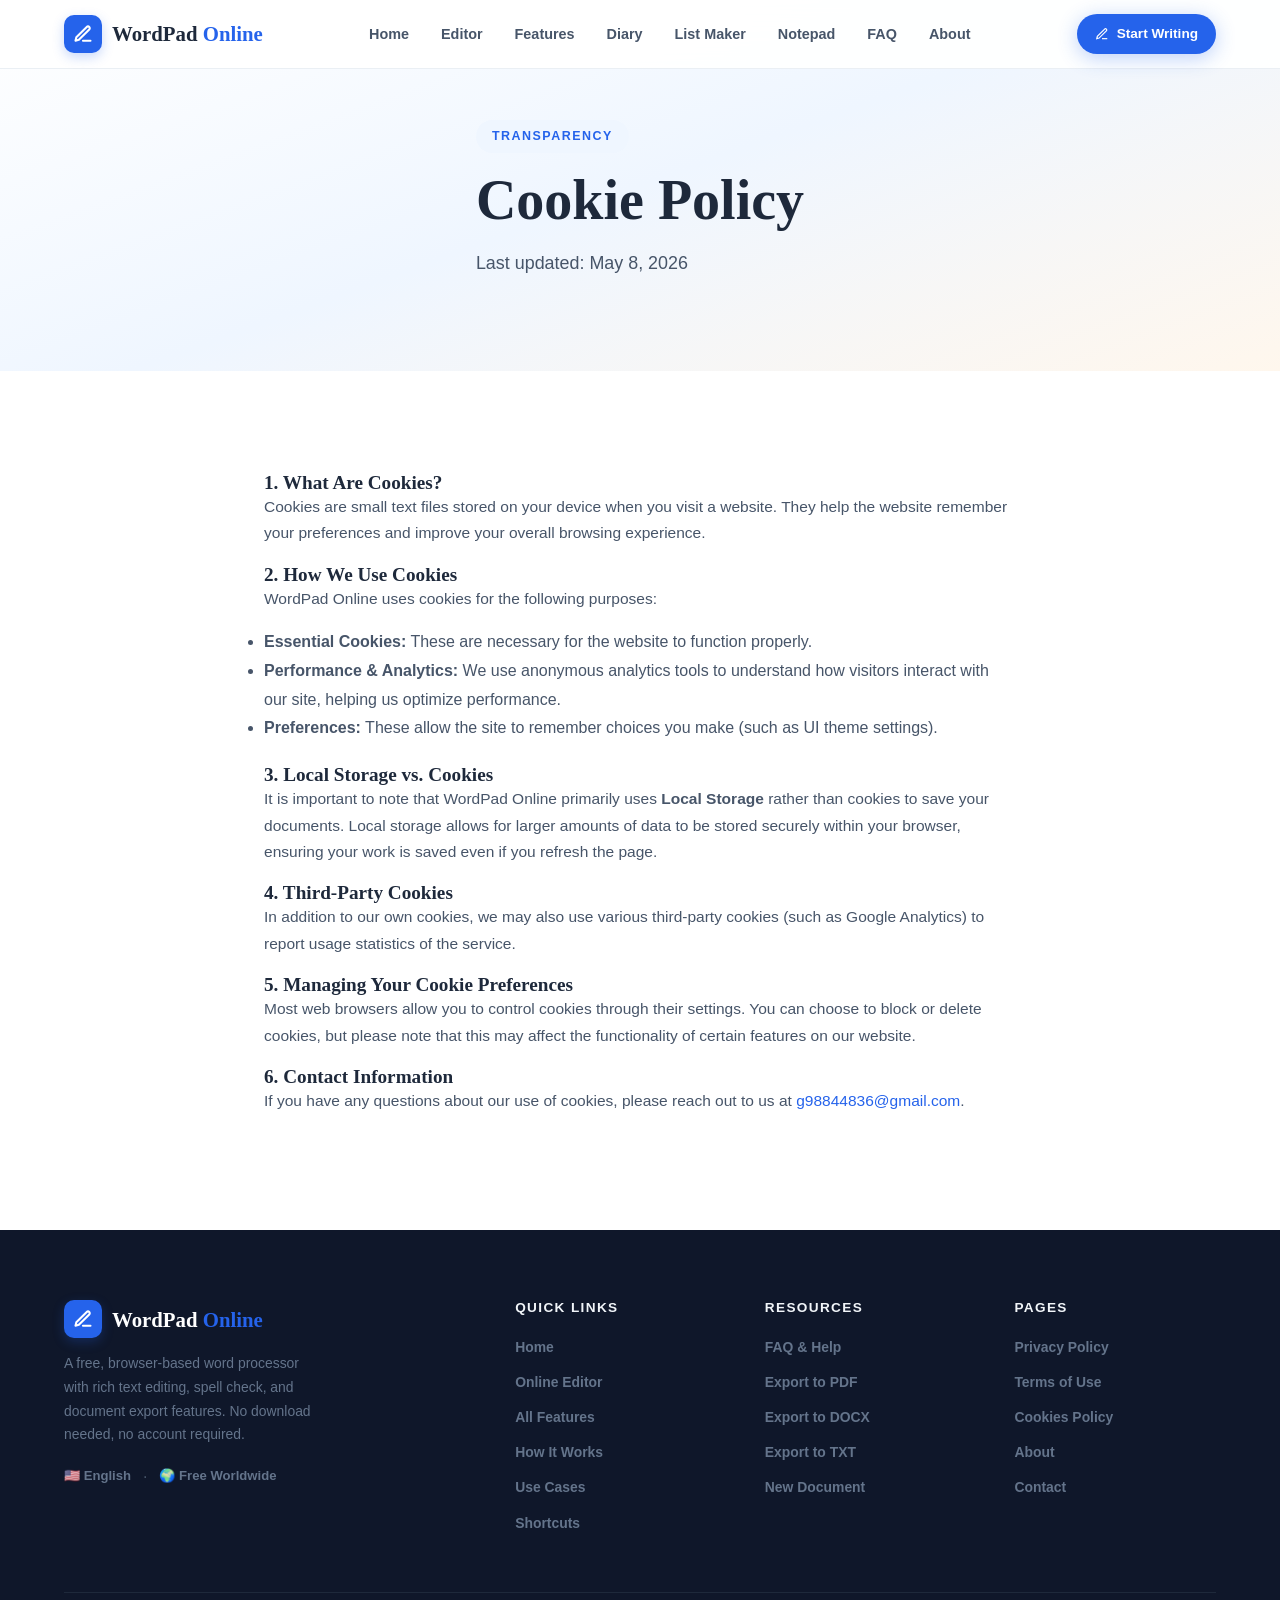
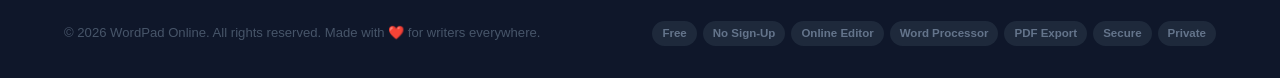
<file: cookies.html>
<!DOCTYPE html>
<html lang="en">
<head>
  <meta charset="UTF-8" />
  <meta name="viewport" content="width=device-width, initial-scale=1.0" />
  <title>Cookie Policy - WordPad Online</title>
  <link rel="stylesheet" href="style.css" />
  <link rel="icon" type="image/png" sizes="32x32" href="/favicon.png">
  <script type="application/ld+json">
  {
    "@context": "https://schema.org",
    "@type": "WebPage",
    "name": "Cookie Policy",
    "url": "https://wordpadonline.github.io/cookies.html"
  }
  </script>
</head>
<body>
  <div id="header-root"></div>

  <section class="hero" style="min-height: auto; padding: 120px 0 60px;">
    <div class="container">
      <div class="section-label">Transparency</div>
      <h1 class="section-title">Cookie Policy</h1>
      <p class="hero-desc">Last updated: May 8, 2026</p>
    </div>
  </section>

  <section class="features-section">
    <div class="container" style="max-width: 800px;">
      <div class="about-text">
        <h3>1. What Are Cookies?</h3>
        <p>Cookies are small text files stored on your device when you visit a website. They help the website remember your preferences and improve your overall browsing experience.</p>

        <h3>2. How We Use Cookies</h3>
        <p>WordPad Online uses cookies for the following purposes:</p>
        <ul style="margin-bottom: 20px; color: var(--text-mid); line-height: 1.8;">
          <li><strong>Essential Cookies:</strong> These are necessary for the website to function properly.</li>
          <li><strong>Performance & Analytics:</strong> We use anonymous analytics tools to understand how visitors interact with our site, helping us optimize performance.</li>
          <li><strong>Preferences:</strong> These allow the site to remember choices you make (such as UI theme settings).</li>
        </ul>

        <h3>3. Local Storage vs. Cookies</h3>
        <p>It is important to note that WordPad Online primarily uses <strong>Local Storage</strong> rather than cookies to save your documents. Local storage allows for larger amounts of data to be stored securely within your browser, ensuring your work is saved even if you refresh the page.</p>

        <h3>4. Third-Party Cookies</h3>
        <p>In addition to our own cookies, we may also use various third-party cookies (such as Google Analytics) to report usage statistics of the service.</p>

        <h3>5. Managing Your Cookie Preferences</h3>
        <p>Most web browsers allow you to control cookies through their settings. You can choose to block or delete cookies, but please note that this may affect the functionality of certain features on our website.</p>

        <h3>6. Contact Information</h3>
        <p>If you have any questions about our use of cookies, please reach out to us at <a href="mailto:g98844836@gmail.com">g98844836@gmail.com</a>.</p>
      </div>
    </div>
  </section>

  <div id="footer-root"></div>

  <script src="header.js"></script>
  <script src="footer.js"></script>
  <script src="main.js"></script>
</body>
</html>
</file>
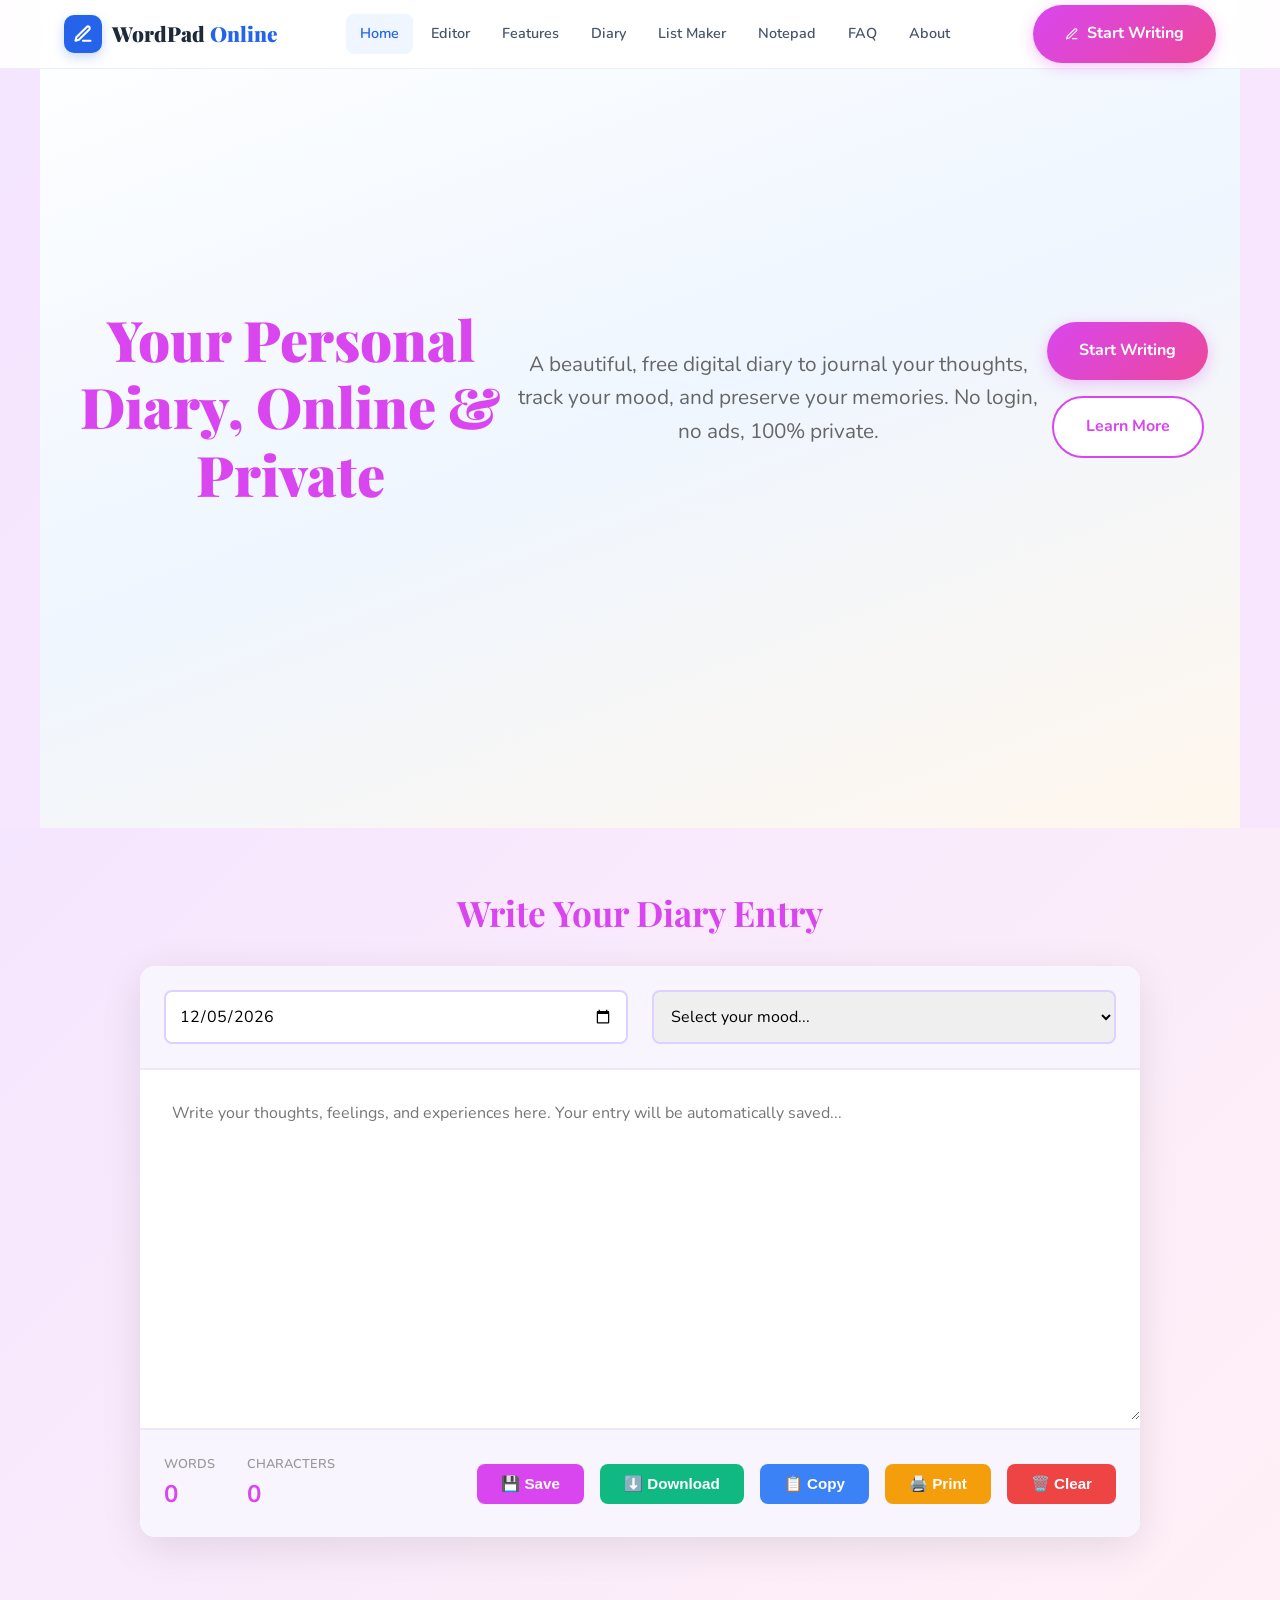
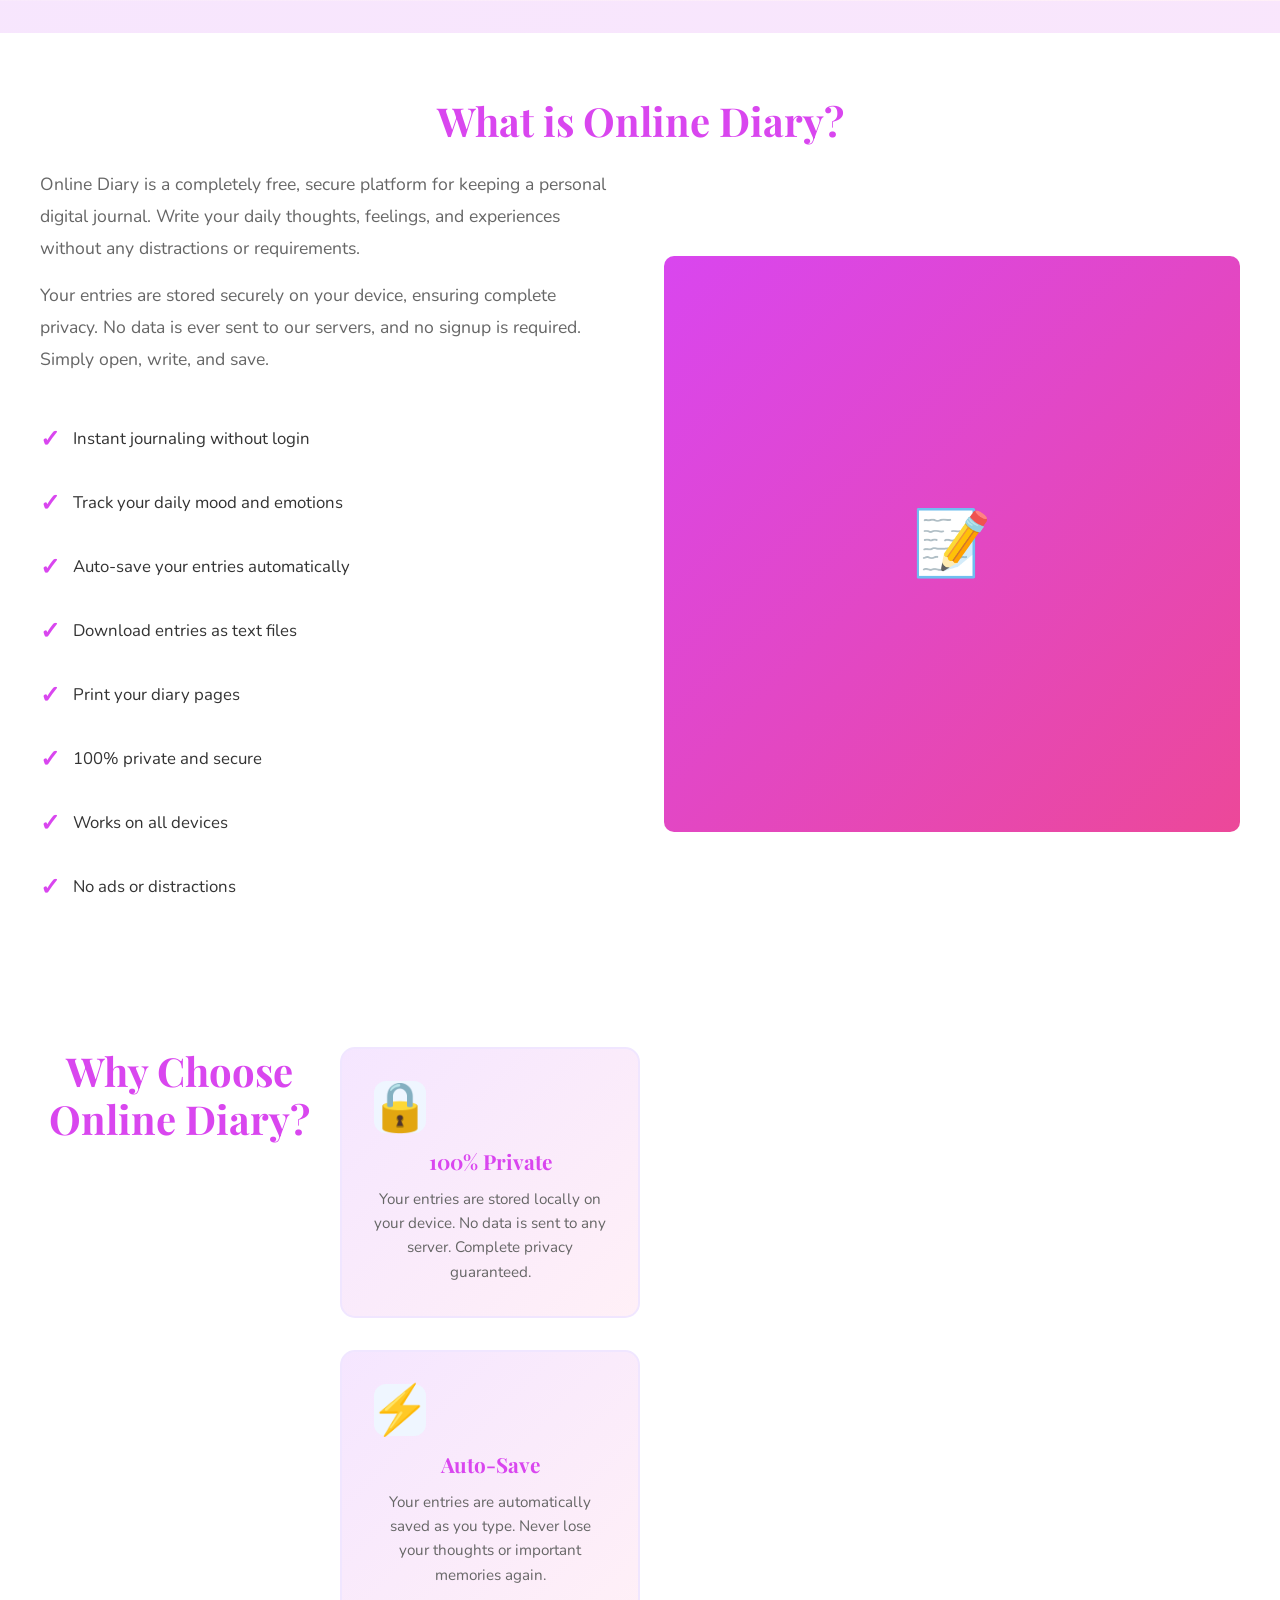
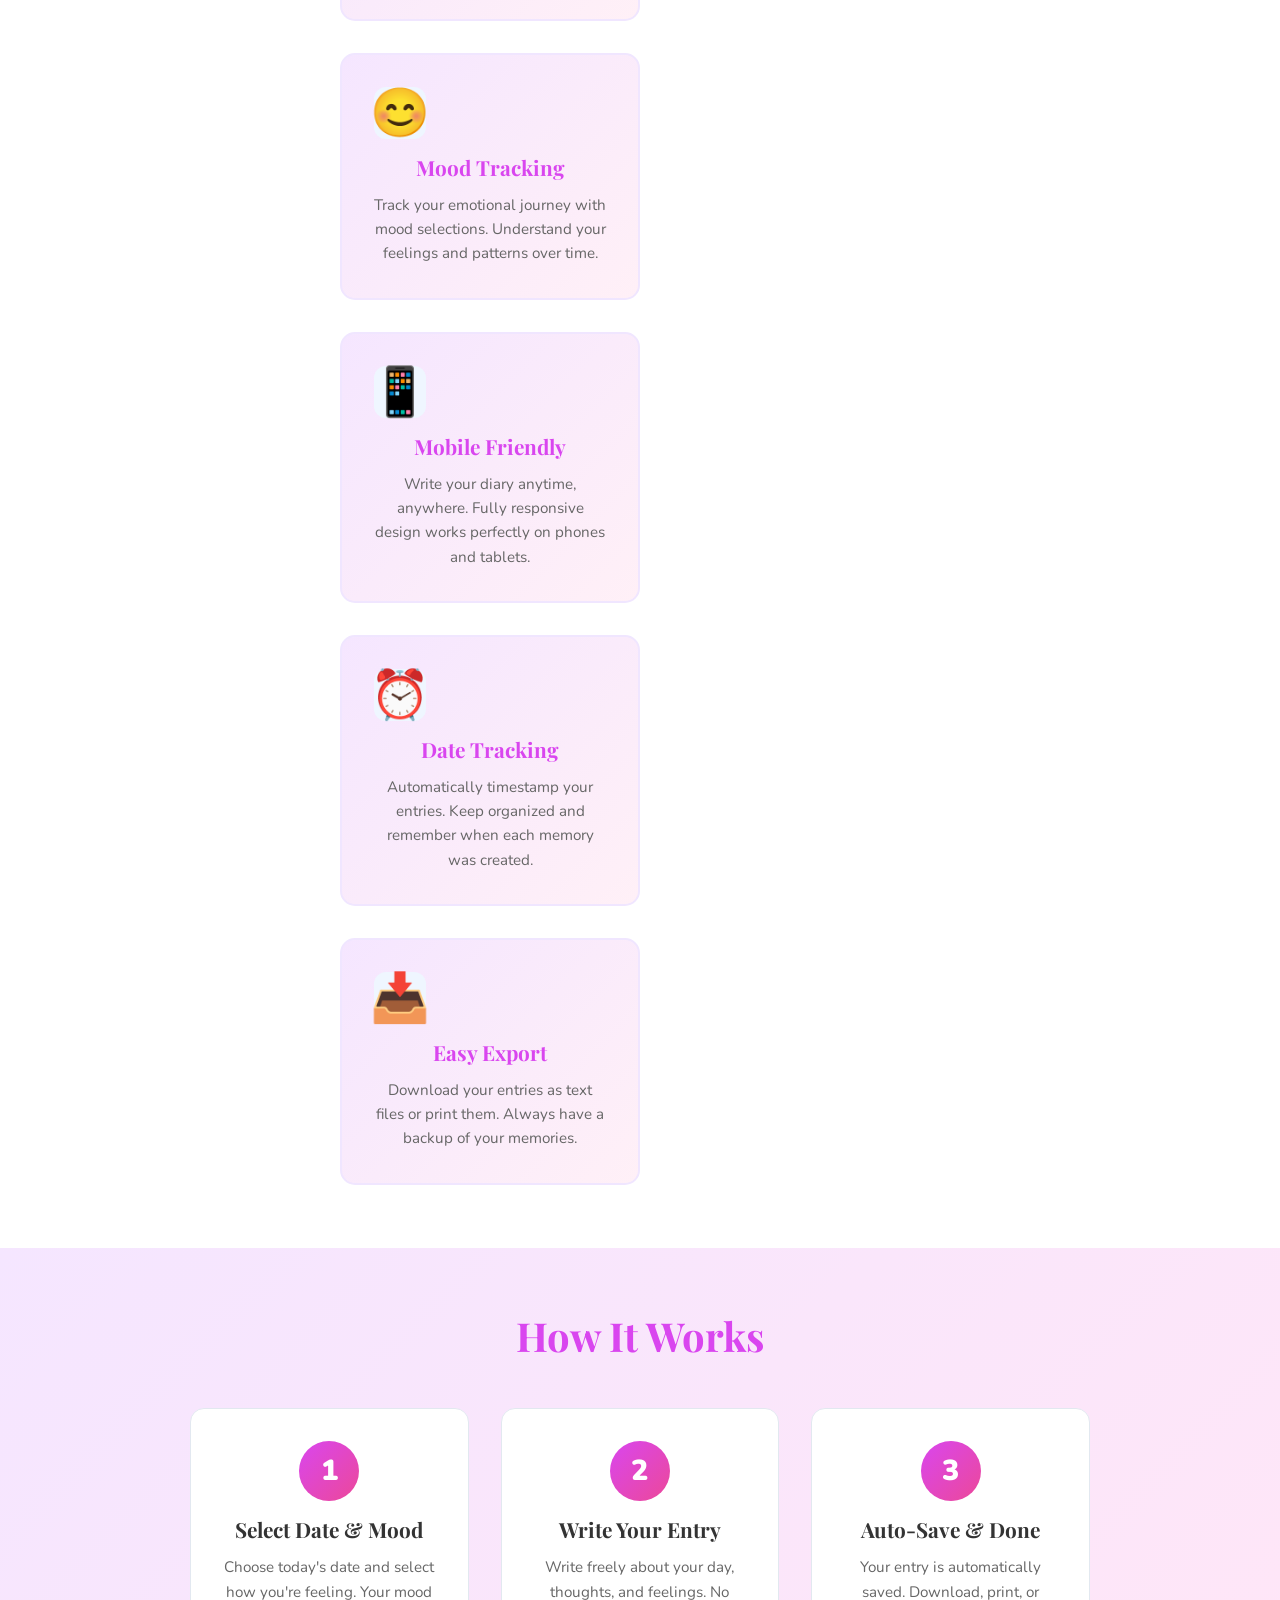
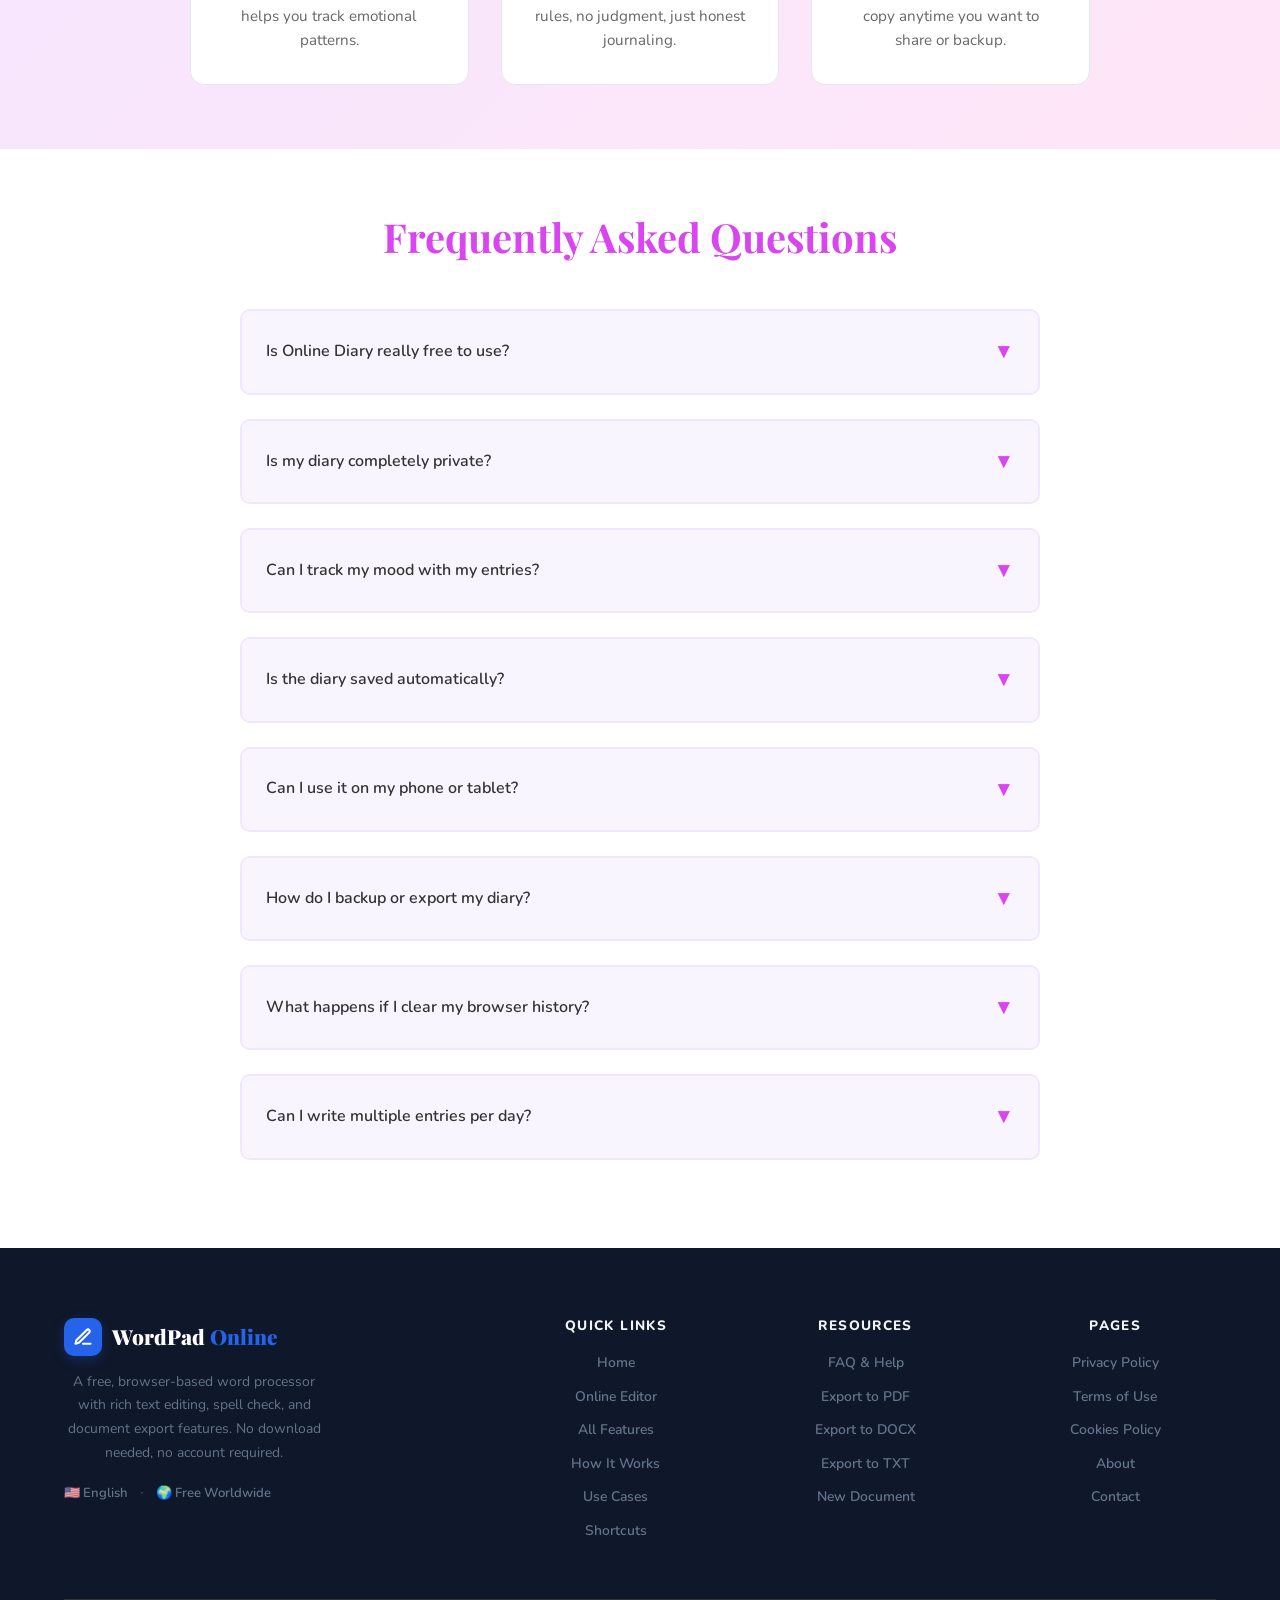
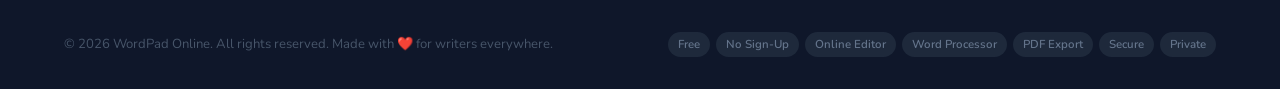
<file: diary.html>
<!DOCTYPE html>
<html lang="en">
<head>
  <!-- Google tag (gtag.js) -->
<script async src="https://www.googletagmanager.com/gtag/js?id=G-GPTELPNWRR"></script>
<script>
  window.dataLayer = window.dataLayer || [];
  function gtag(){dataLayer.push(arguments);}
  gtag('js', new Date());

  gtag('config', 'G-GPTELPNWRR');
</script>
  <meta charset="UTF-8" />
  <meta name="viewport" content="width=device-width, initial-scale=1.0" />
  <title>Online Diary – Free Digital Journal & Personal Diary App</title>
  <meta name="description" content="Free online diary for personal journaling and daily reflections. No login required, no ads, completely private. Write your thoughts, track your mood, and keep memories with our secure online diary." />
  <meta name="keywords" content="online diary, digital diary, free diary app, journal app, personal diary, online journal, diary software, mood tracker, private diary, journaling app" />
  <meta name="author" content="Wordpad Online" />
  <meta name="robots" content="index, follow" />
  <link rel="canonical" href="https://wordpadonline.github.io/diary" />  
  <link rel="icon" type="image/png" sizes="32x32" href="/favicon.png">

  <!-- Open Graph -->
  <meta property="og:title" content="Online Diary – Free Digital Journal & Personal Diary App" />
  <meta property="og:description" content="Write your thoughts privately in our free online diary. No login, no ads, no distractions. Keep personal journals with mood tracking and auto-save." />
  <meta property="og:url" content="https://wordpadonline.github.io/diary" />
  <meta property="og:type" content="website" />
  <meta property="og:image" content="https://wordpadonline.github.io/assets/diary-og.png" />

  <!-- Twitter Card -->
  <meta name="twitter:card" content="summary_large_image" />
  <meta name="twitter:title" content="Online Diary – Free Digital Journal & Personal Diary App" />
  <meta name="twitter:description" content="Free online diary app for personal journaling. Write privately with mood tracking and auto-save." />

  <!-- Schema Markup -->
  <script type="application/ld+json">
  {
    "@context": "https://schema.org",
    "@type": "WebApplication",
    "name": "Online Diary",
    "url": "https://wordpadonline.github.io/diary",
    "description": "A free, secure online diary app for personal journaling with mood tracking and auto-save functionality.",
    "applicationCategory": "ProductivityApplication",
    "operatingSystem": "Web Browser",
    "offers": {
      "@type": "Offer",
      "price": "0",
      "priceCurrency": "USD"
    },
    "featureList": [
      "Daily Journal Entries",
      "Mood Tracking",
      "Auto Save",
      "No Login Required",
      "No Ads",
      "Export as PDF",
      "Print Entries",
      "Mobile Friendly",
      "Privacy Protected",
      "Search Entries"
    ]
  }
  </script>
  <script type="application/ld+json">
  {
    "@context": "https://schema.org",
    "@type": "FAQPage",
    "mainEntity": [
      {
        "@type": "Question",
        "name": "Is Online Diary free to use?",
        "acceptedAnswer": {
          "@type": "Answer",
          "text": "Yes, Online Diary is completely free. No signup, no login, no subscription required. Write your journal entries instantly and securely."
        }
      },
      {
        "@type": "Question",
        "name": "Is my diary private and secure?",
        "acceptedAnswer": {
          "@type": "Answer",
          "text": "Absolutely. Your diary entries are stored locally on your device using browser storage. Your data never leaves your computer and is never sent to our servers."
        }
      },
      {
        "@type": "Question",
        "name": "Can I track my mood in the diary?",
        "acceptedAnswer": {
          "@type": "Answer",
          "text": "Yes. You can select your daily mood (Happy, Sad, Neutral, Excited, Peaceful, Angry) with each entry to track your emotional journey over time."
        }
      },
      {
        "@type": "Question",
        "name": "Does it work on mobile?",
        "acceptedAnswer": {
          "@type": "Answer",
          "text": "Absolutely. Online Diary is fully responsive and works perfectly on smartphones and tablets for journaling on the go."
        }
      }
    ]
  }
  </script>

  <!-- Fonts -->
  <link rel="preconnect" href="https://fonts.googleapis.com" />
  <link rel="preconnect" href="https://fonts.gstatic.com" crossorigin />
  <link href="https://fonts.googleapis.com/css2?family=Playfair+Display:wght@700;900&family=Nunito:wght@400;600;700;800&family=JetBrains+Mono:wght@400;500&display=swap" rel="stylesheet" />
  <link rel="stylesheet" href="style.css" />
  <style>
    * {
      margin: 0;
      padding: 0;
      box-sizing: border-box;
    }

    html {
      scroll-behavior: smooth;
    }

    body {
      font-family: "Nunito", sans-serif;
      background: linear-gradient(135deg, #f5e6ff 0%, #ffe6f7 100%);
      color: #333;
      line-height: 1.6;
    }

    /* Navigation */
    

    /* Hero Section */
    .hero {
      padding: 4rem 2rem;
      text-align: center;
      max-width: 1200px;
      margin: 0 auto;
    }

    .hero h1 {
      font-size: 3.5rem;
      font-family: "Playfair Display", serif;
      font-weight: 900;
      margin-bottom: 1rem;
      color: #d946ef;
      line-height: 1.2;
    }

    .hero p {
      font-size: 1.3rem;
      color: #666;
      margin-bottom: 2rem;
      max-width: 700px;
      margin-left: auto;
      margin-right: auto;
    }

    .cta-buttons {
      display: flex;
      gap: 1rem;
      justify-content: center;
      flex-wrap: wrap;
      margin-bottom: 3rem;
    }

    .btn {
      padding: 1rem 2rem;
      border: none;
      border-radius: 50px;
      font-size: 1rem;
      font-weight: 700;
      cursor: pointer;
      transition: all 0.3s ease;
      text-decoration: none;
    }

    .btn-primary {
      background: linear-gradient(135deg, #d946ef 0%, #ec4899 100%);
      color: white;
      box-shadow: 0 4px 15px rgba(217, 70, 239, 0.3);
    }

    .btn-primary:hover {
      transform: translateY(-2px);
      box-shadow: 0 6px 20px rgba(217, 70, 239, 0.4);
    }

    .btn-secondary {
      background: white;
      color: #d946ef;
      border: 2px solid #d946ef;
    }

    .btn-secondary:hover {
      background: #f5e6ff;
    }

    /* Description Section */
    .description {
      padding: 4rem 2rem;
      background: white;
      margin-top: 2rem;
    }

    .description-container {
      max-width: 1200px;
      margin: 0 auto;
    }

    .description h2 {
      font-size: 2.5rem;
      font-family: "Playfair Display", serif;
      color: #d946ef;
      margin-bottom: 1.5rem;
      text-align: center;
    }

    .description-content {
      display: grid;
      grid-template-columns: 1fr 1fr;
      gap: 3rem;
      align-items: center;
    }

    .description-text p {
      font-size: 1.1rem;
      color: #666;
      margin-bottom: 1rem;
      line-height: 1.8;
    }

    .features-list {
      list-style: none;
      margin-top: 2rem;
    }

    .features-list li {
      padding: 0.8rem 0;
      font-size: 1.05rem;
      color: #333;
      display: flex;
      align-items: center;
      gap: 0.8rem;
    }

    .features-list li:before {
      content: "✓";
      color: #d946ef;
      font-weight: bold;
      font-size: 1.5rem;
    }

    .feature-image {
      text-align: center;
    }

    .feature-image img {
      max-width: 100%;
      height: auto;
      border-radius: 10px;
      box-shadow: 0 10px 30px rgba(0, 0, 0, 0.1);
    }

    /* Diary Editor Section */
    .editor-section {
      padding: 4rem 2rem;
      background: linear-gradient(135deg, #f5e6ff 0%, #fff0f7 100%);
    }

    .editor-container {
      max-width: 1000px;
      margin: 0 auto;
    }

    .editor-title {
      font-size: 2.2rem;
      font-family: "Playfair Display", serif;
      color: #d946ef;
      margin-bottom: 2rem;
      text-align: center;
    }

    .diary-editor {
      background: white;
      border-radius: 15px;
      overflow: hidden;
      box-shadow: 0 10px 40px rgba(0, 0, 0, 0.1);
    }

    .editor-header {
      display: grid;
      grid-template-columns: 1fr 1fr;
      gap: 1.5rem;
      padding: 1.5rem;
      background: #f9f5ff;
      border-bottom: 2px solid #f0e6ff;
    }

    .date-input, .mood-select {
      padding: 0.8rem;
      border: 2px solid #e0d0ff;
      border-radius: 8px;
      font-size: 1rem;
      font-family: inherit;
      transition: border-color 0.3s ease;
    }

    .date-input:focus, .mood-select:focus {
      outline: none;
      border-color: #d946ef;
      background: #faf8ff;
    }

    .editor-textarea {
      width: 100%;
      min-height: 350px;
      padding: 2rem;
      border: none;
      font-size: 1rem;
      font-family: "Nunito", sans-serif;
      resize: vertical;
      background: white;
    }

    .editor-textarea:focus {
      outline: none;
    }

    .editor-footer {
      padding: 1.5rem;
      background: #f9f5ff;
      border-top: 2px solid #f0e6ff;
      display: flex;
      justify-content: space-between;
      align-items: center;
      flex-wrap: wrap;
      gap: 1rem;
    }

    .stats {
      display: flex;
      gap: 2rem;
      font-size: 0.95rem;
      color: #666;
    }

    .stat-item {
      display: flex;
      flex-direction: column;
    }

    .stat-label {
      font-size: 0.8rem;
      color: #999;
      font-weight: 600;
      text-transform: uppercase;
    }

    .stat-value {
      font-size: 1.5rem;
      font-weight: 700;
      color: #d946ef;
    }

    .editor-actions {
      display: flex;
      gap: 1rem;
      flex-wrap: wrap;
    }

    .editor-btn {
      padding: 0.7rem 1.5rem;
      border: none;
      border-radius: 8px;
      font-size: 0.95rem;
      font-weight: 600;
      cursor: pointer;
      transition: all 0.3s ease;
    }

    .btn-save {
      background: #d946ef;
      color: white;
    }

    .btn-save:hover {
      background: #c41fc4;
      transform: translateY(-2px);
    }

    .btn-download {
      background: #10b981;
      color: white;
    }

    .btn-download:hover {
      background: #059669;
    }

    .btn-copy {
      background: #3b82f6;
      color: white;
    }

    .btn-copy:hover {
      background: #2563eb;
    }

    .btn-clear {
      background: #ef4444;
      color: white;
    }

    .btn-clear:hover {
      background: #dc2626;
    }

    .btn-print {
      background: #f59e0b;
      color: white;
    }

    .btn-print:hover {
      background: #d97706;
    }

    /* Features Section */
    .features-section {
      padding: 4rem 2rem;
      background: white;
    }

    .features-grid {
      max-width: 1200px;
      margin: 0 auto;
    }

    .section-title {
      font-size: 2.5rem;
      font-family: "Playfair Display", serif;
      color: #d946ef;
      margin-bottom: 3rem;
      text-align: center;
    }

    .features-container {
      display: grid;
      grid-template-columns: repeat(auto-fit, minmax(300px, 1fr));
      gap: 2rem;
    }

    .feature-card {
      padding: 2rem;
      background: linear-gradient(135deg, #f5e6ff 0%, #fff0f7 100%);
      border-radius: 15px;
      text-align: center;
      transition: all 0.3s ease;
      border: 2px solid #f0e6ff;
    }

    .feature-card:hover {
      transform: translateY(-10px);
      box-shadow: 0 15px 40px rgba(217, 70, 239, 0.2);
      border-color: #d946ef;
    }

    .feature-icon {
      font-size: 3rem;
      margin-bottom: 1rem;
    }

    .feature-card h3 {
      font-size: 1.3rem;
      color: #d946ef;
      margin-bottom: 0.8rem;
      font-weight: 700;
    }

    .feature-card p {
      color: #666;
      font-size: 0.95rem;
      line-height: 1.6;
    }

    /* How It Works */
    .how-it-works {
      padding: 4rem 2rem;
      background: linear-gradient(135deg, #f5e6ff 0%, #ffe6f7 100%);
    }

    .how-container {
      max-width: 900px;
      margin: 0 auto;
    }

    .steps-container {
      display: grid;
      grid-template-columns: repeat(auto-fit, minmax(250px, 1fr));
      gap: 2rem;
      margin-top: 3rem;
    }

    .step-card {
      text-align: center;
      padding: 2rem;
    }

    .step-number {
      display: flex;
      align-items: center;
      justify-content: center;
      width: 60px;
      height: 60px;
      background: linear-gradient(135deg, #d946ef 0%, #ec4899 100%);
      color: white;
      border-radius: 50%;
      font-size: 1.8rem;
      font-weight: 900;
      margin: 0 auto 1rem;
    }

    .step-card h3 {
      font-size: 1.3rem;
      color: #333;
      margin-bottom: 0.8rem;
      font-weight: 700;
    }

    .step-card p {
      color: #666;
      font-size: 0.95rem;
      line-height: 1.6;
    }

    /* FAQ Section */
    .faq-section {
      padding: 4rem 2rem;
      background: white;
    }

    .faq-container {
      max-width: 800px;
      margin: 0 auto;
    }

    .faq-content {
      margin-top: 2rem;
    }

    .faq-item {
      margin-bottom: 1.5rem;
      border: 2px solid #f0e6ff;
      border-radius: 10px;
      overflow: hidden;
      transition: all 0.3s ease;
    }

    .faq-item:hover {
      border-color: #d946ef;
      box-shadow: 0 4px 15px rgba(217, 70, 239, 0.1);
    }

    .faq-header {
      padding: 1.5rem;
      background: #f9f5ff;
      cursor: pointer;
      display: flex;
      justify-content: space-between;
      align-items: center;
      font-weight: 600;
      color: #333;
      user-select: none;
      transition: background 0.3s ease;
    }

    .faq-header:hover {
      background: #f0e6ff;
    }

    .faq-icon {
      color: #d946ef;
      font-size: 1.3rem;
      transition: transform 0.3s ease;
    }

    .faq-item.active .faq-icon {
      transform: rotate(180deg);
    }

    .faq-answer {
      padding: 1.5rem;
      background: white;
      color: #666;
      line-height: 1.8;
      display: none;
    }

    .faq-item.active .faq-answer {
      display: block;
    }

    /* Footer */
    footer {
      background: #1a1a1a;
      color: white;
      padding: 3rem 2rem;
      text-align: center;
    }

    .footer-content {
      max-width: 1200px;
      margin: 0 auto;
    }

    .footer-links {
      display: flex;
      justify-content: center;
      gap: 2rem;
      margin-bottom: 2rem;
      flex-wrap: wrap;
    }

    .footer-links a {
      color: #aaa;
      text-decoration: none;
      transition: color 0.3s ease;
    }

    .footer-links a:hover {
      color: #d946ef;
    }

    .footer-bottom {
      border-top: 1px solid #333;
      padding-top: 2rem;
      color: #888;
    }

    /* Responsive Design */
    @media (max-width: 768px) {
      .nav-links {
        display: none;
      }

      .hamburger {
        display: flex;
      }

      .hero h1 {
        font-size: 2.2rem;
      }

      .hero p {
        font-size: 1.1rem;
      }

      .description-content {
        grid-template-columns: 1fr;
      }

      .editor-header {
        grid-template-columns: 1fr;
      }

      .editor-textarea {
        min-height: 250px;
      }

      .editor-footer {
        flex-direction: column;
        align-items: flex-start;
      }

      .stats {
        width: 100%;
      }

      .editor-actions {
        width: 100%;
      }

      .editor-btn {
        flex: 1;
        min-width: 100px;
      }

      .features-container {
        grid-template-columns: 1fr;
      }

      .steps-container {
        grid-template-columns: 1fr;
      }

      .feature-card {
        padding: 1.5rem;
      }

      .section-title {
        font-size: 2rem;
      }

      .faq-header {
        padding: 1rem;
        font-size: 0.95rem;
      }

      .faq-answer {
        padding: 1rem;
      }

      .footer-links {
        gap: 1rem;
      }
    }

    @media (max-width: 480px) {
      nav {
        padding: 1rem;
      }

      .logo {
        font-size: 1.3rem;
      }

      .hero {
        padding: 2rem 1rem;
      }

      .hero h1 {
        font-size: 1.8rem;
        margin-bottom: 1rem;
      }

      .hero p {
        font-size: 1rem;
      }

      .cta-buttons {
        flex-direction: column;
      }

      .btn {
        width: 100%;
      }

      .description {
        padding: 2rem 1rem;
      }

      .editor-section {
        padding: 2rem 1rem;
      }

      .editor-textarea {
        padding: 1rem;
      }

      .features-section {
        padding: 2rem 1rem;
      }

      .how-it-works {
        padding: 2rem 1rem;
      }

      .faq-section {
        padding: 2rem 1rem;
      }

      footer {
        padding: 2rem 1rem;
      }
    }
  </style>
</head>
<body>
  <!-- Navigation -->
 <div id="header-root"></div>

  <!-- Hero Section -->
  <section class="hero">
    <h1>Your Personal Diary, Online & Private</h1>
    <p>A beautiful, free digital diary to journal your thoughts, track your mood, and preserve your memories. No login, no ads, 100% private.</p>
    <div class="cta-buttons">
      <a href="#editor" class="btn btn-primary">Start Writing</a>
      <a href="#how" class="btn btn-secondary">Learn More</a>
    </div>
  </section>  

  <!-- Diary Editor Section -->
  <section class="editor-section" id="editor">
    <div class="editor-container">
      <h2 class="editor-title">Write Your Diary Entry</h2>
      <div class="diary-editor">
        <div class="editor-header">
          <input type="date" id="entryDate" class="date-input" />
          <select id="moodSelect" class="mood-select">
            <option value="">Select your mood...</option>
            <option value="😊 Happy">😊 Happy</option>
            <option value="😢 Sad">😢 Sad</option>
            <option value="😐 Neutral">😐 Neutral</option>
            <option value="🤩 Excited">🤩 Excited</option>
            <option value="😌 Peaceful">😌 Peaceful</option>
            <option value="😠 Angry">😠 Angry</option>
          </select>
        </div>
        <textarea id="diaryText" class="editor-textarea" placeholder="Write your thoughts, feelings, and experiences here. Your entry will be automatically saved..."></textarea>
        <div class="editor-footer">
          <div class="stats">
            <div class="stat-item">
              <span class="stat-label">Words</span>
              <span class="stat-value" id="wordCount">0</span>
            </div>
            <div class="stat-item">
              <span class="stat-label">Characters</span>
              <span class="stat-value" id="charCount">0</span>
            </div>
          </div>
          <div class="editor-actions">
            <button class="editor-btn btn-save" onclick="saveEntry()">💾 Save</button>
            <button class="editor-btn btn-download" onclick="downloadEntry()">⬇️ Download</button>
            <button class="editor-btn btn-copy" onclick="copyEntry()">📋 Copy</button>
            <button class="editor-btn btn-print" onclick="printEntry()">🖨️ Print</button>
            <button class="editor-btn btn-clear" onclick="clearEntry()">🗑️ Clear</button>
          </div>
        </div>
      </div>
    </div>
  </section>

  <!-- Description Section -->
  <section class="description">
    <div class="description-container">
      <h2>What is Online Diary?</h2>
      <div class="description-content">
        <div class="description-text">
          <p>Online Diary is a completely free, secure platform for keeping a personal digital journal. Write your daily thoughts, feelings, and experiences without any distractions or requirements.</p>
          <p>Your entries are stored securely on your device, ensuring complete privacy. No data is ever sent to our servers, and no signup is required. Simply open, write, and save.</p>
          <ul class="features-list">
            <li>Instant journaling without login</li>
            <li>Track your daily mood and emotions</li>
            <li>Auto-save your entries automatically</li>
            <li>Download entries as text files</li>
            <li>Print your diary pages</li>
            <li>100% private and secure</li>
            <li>Works on all devices</li>
            <li>No ads or distractions</li>
          </ul>
        </div>
        <div class="feature-image">
          <div style="width: 100%; aspect-ratio: 1; background: linear-gradient(135deg, #d946ef 0%, #ec4899 100%); border-radius: 10px; display: flex; align-items: center; justify-content: center; color: white; font-size: 4rem;">📝</div>
        </div>
      </div>
    </div>
  </section>

  <!-- Features Section -->
  <section class="features-section">
    <div class="features-grid">
      <h2 class="section-title">Why Choose Online Diary?</h2>
      <div class="features-container">
        <div class="feature-card">
          <div class="feature-icon">🔒</div>
          <h3>100% Private</h3>
          <p>Your entries are stored locally on your device. No data is sent to any server. Complete privacy guaranteed.</p>
        </div>
        <div class="feature-card">
          <div class="feature-icon">⚡</div>
          <h3>Auto-Save</h3>
          <p>Your entries are automatically saved as you type. Never lose your thoughts or important memories again.</p>
        </div>
        <div class="feature-card">
          <div class="feature-icon">😊</div>
          <h3>Mood Tracking</h3>
          <p>Track your emotional journey with mood selections. Understand your feelings and patterns over time.</p>
        </div>
        <div class="feature-card">
          <div class="feature-icon">📱</div>
          <h3>Mobile Friendly</h3>
          <p>Write your diary anytime, anywhere. Fully responsive design works perfectly on phones and tablets.</p>
        </div>
        <div class="feature-card">
          <div class="feature-icon">⏰</div>
          <h3>Date Tracking</h3>
          <p>Automatically timestamp your entries. Keep organized and remember when each memory was created.</p>
        </div>
        <div class="feature-card">
          <div class="feature-icon">📥</div>
          <h3>Easy Export</h3>
          <p>Download your entries as text files or print them. Always have a backup of your memories.</p>
        </div>
      </div>
    </div>
  </section>

  <!-- How It Works -->
  <section class="how-it-works" id="how">
    <div class="how-container">
      <h2 class="section-title">How It Works</h2>
      <div class="steps-container">
        <div class="step-card">
          <div class="step-number">1</div>
          <h3>Select Date & Mood</h3>
          <p>Choose today's date and select how you're feeling. Your mood helps you track emotional patterns.</p>
        </div>
        <div class="step-card">
          <div class="step-number">2</div>
          <h3>Write Your Entry</h3>
          <p>Write freely about your day, thoughts, and feelings. No rules, no judgment, just honest journaling.</p>
        </div>
        <div class="step-card">
          <div class="step-number">3</div>
          <h3>Auto-Save & Done</h3>
          <p>Your entry is automatically saved. Download, print, or copy anytime you want to share or backup.</p>
        </div>
      </div>
    </div>
  </section>

  <!-- FAQ Section -->
  <section class="faq-section" id="faq">
    <div class="faq-container">
      <h2 class="section-title">Frequently Asked Questions</h2>
      <div class="faq-content">
        <div class="faq-item">
          <div class="faq-header">
            <span>Is Online Diary really free to use?</span>
            <span class="faq-icon">▼</span>
          </div>
          <div class="faq-answer">
            Yes, Online Diary is completely free. No signup required, no login needed, and no hidden subscription fees. Write as many entries as you want, whenever you want, at no cost.
          </div>
        </div>

        <div class="faq-item">
          <div class="faq-header">
            <span>Is my diary completely private?</span>
            <span class="faq-icon">▼</span>
          </div>
          <div class="faq-answer">
            Absolutely. Your diary entries are stored only on your device using your browser's local storage. They never leave your computer, are never sent to our servers, and are not tracked or monitored in any way.
          </div>
        </div>

        <div class="faq-item">
          <div class="faq-header">
            <span>Can I track my mood with my entries?</span>
            <span class="faq-icon">▼</span>
          </div>
          <div class="faq-answer">
            Yes! You can select from six mood options: Happy, Sad, Neutral, Excited, Peaceful, or Angry. This helps you track your emotional journey and understand your mood patterns over time.
          </div>
        </div>

        <div class="faq-item">
          <div class="faq-header">
            <span>Is the diary saved automatically?</span>
            <span class="faq-icon">▼</span>
          </div>
          <div class="faq-answer">
            Yes. Your diary entries are automatically saved as you type. You can also manually click the Save button anytime. Your data is never lost as long as you don't clear your browser data.
          </div>
        </div>

        <div class="faq-item">
          <div class="faq-header">
            <span>Can I use it on my phone or tablet?</span>
            <span class="faq-icon">▼</span>
          </div>
          <div class="faq-answer">
            Absolutely! Online Diary is fully responsive and works perfectly on smartphones, tablets, and desktop computers. Write your diary entries on any device, anytime, anywhere.
          </div>
        </div>

        <div class="faq-item">
          <div class="faq-header">
            <span>How do I backup or export my diary?</span>
            <span class="faq-icon">▼</span>
          </div>
          <div class="faq-answer">
            You can download your entry as a text file, copy it to clipboard, or print it. This ensures you always have a backup of your memories outside of your browser's storage.
          </div>
        </div>

        <div class="faq-item">
          <div class="faq-header">
            <span>What happens if I clear my browser history?</span>
            <span class="faq-icon">▼</span>
          </div>
          <div class="faq-answer">
            If you clear your browser's cache and cookies, you may lose your diary entries. To prevent this, download your entries regularly as backup files to keep them safe.
          </div>
        </div>

        <div class="faq-item">
          <div class="faq-header">
            <span>Can I write multiple entries per day?</span>
            <span class="faq-icon">▼</span>
          </div>
          <div class="faq-answer">
            Yes. You can write as many entries as you'd like. Each entry can have its own date and mood. Simply save one entry, then start a new one in the text field.
          </div>
        </div>
      </div>
    </div>
  </section>

  <!-- Footer -->
  <div id="footer-root"></div>

  <script src="header.js"></script>
  <script src="footer.js"></script>
  <script src="main.js"></script>

  <script>
    // Set today's date by default
    document.getElementById('entryDate').valueAsDate = new Date();

    // Update word and character count
    const diaryText = document.getElementById('diaryText');
    const wordCountEl = document.getElementById('wordCount');
    const charCountEl = document.getElementById('charCount');

    function updateCounts() {
      const text = diaryText.value;
      charCountEl.textContent = text.length;
      wordCountEl.textContent = text.trim().split(/\s+/).filter(word => word.length > 0).length;
      saveEntry();
    }

    diaryText.addEventListener('input', updateCounts);

    // Auto-load diary entry from storage
    function loadEntry() {
      const today = document.getElementById('entryDate').value;
      const saved = localStorage.getItem(`diary_${today}`);
      const mood = localStorage.getItem(`mood_${today}`);

      if (saved) diaryText.value = saved;
      if (mood) document.getElementById('moodSelect').value = mood;

      updateCounts();
    }

    // Save entry to storage
    function saveEntry() {
      const date = document.getElementById('entryDate').value;
      const mood = document.getElementById('moodSelect').value;

      if (date) {
        localStorage.setItem(`diary_${date}`, diaryText.value);
        if (mood) localStorage.setItem(`mood_${date}`, mood);
      }
    }

    // Change date handler
    document.getElementById('entryDate').addEventListener('change', () => {
      loadEntry();
    });

    document.getElementById('moodSelect').addEventListener('change', saveEntry);

    // Download entry
    function downloadEntry() {
      const date = document.getElementById('entryDate').value;
      const mood = document.getElementById('moodSelect').value;
      const text = diaryText.value;

      const content = `Diary Entry\n${date ? `Date: ${date}` : ''}\n${mood ? `Mood: ${mood}` : ''}\n\n${text}`;
      const element = document.createElement('a');
      element.setAttribute('href', 'data:text/plain;charset=utf-8,' + encodeURIComponent(content));
      element.setAttribute('download', `diary_${date || 'entry'}.txt`);
      element.style.display = 'none';
      document.body.appendChild(element);
      element.click();
      document.body.removeChild(element);
    }

    // Copy entry
    function copyEntry() {
      const date = document.getElementById('entryDate').value;
      const mood = document.getElementById('moodSelect').value;
      const text = diaryText.value;

      const content = `Diary Entry\n${date ? `Date: ${date}` : ''}\n${mood ? `Mood: ${mood}` : ''}\n\n${text}`;
      navigator.clipboard.writeText(content).then(() => {
        alert('Diary entry copied to clipboard!');
      });
    }

    // Print entry
    function printEntry() {
      const date = document.getElementById('entryDate').value;
      const mood = document.getElementById('moodSelect').value;
      const text = diaryText.value;

      const printWindow = window.open('', '', 'height=600,width=800');
      printWindow.document.write(`<html><head><title>Diary Entry</title></head><body>`);
      printWindow.document.write(`<h2>Diary Entry</h2>`);
      if (date) printWindow.document.write(`<p><strong>Date:</strong> ${date}</p>`);
      if (mood) printWindow.document.write(`<p><strong>Mood:</strong> ${mood}</p>`);
      printWindow.document.write(`<pre>${text}</pre>`);
      printWindow.document.write(`</body></html>`);
      printWindow.document.close();
      printWindow.print();
    }

    // Clear entry with confirmation
    function clearEntry() {
      if (confirm('Are you sure you want to clear this entry? This cannot be undone.')) {
        diaryText.value = '';
        document.getElementById('moodSelect').value = '';
        updateCounts();
        saveEntry();
      }
    }

    // FAQ Toggle
    document.querySelectorAll('.faq-header').forEach(header => {
      header.addEventListener('click', () => {
        const item = header.parentElement;
        item.classList.toggle('active');
      });
    });

    // Load on page load
    window.addEventListener('load', loadEntry);
  </script>
</body>
</html>
</file>
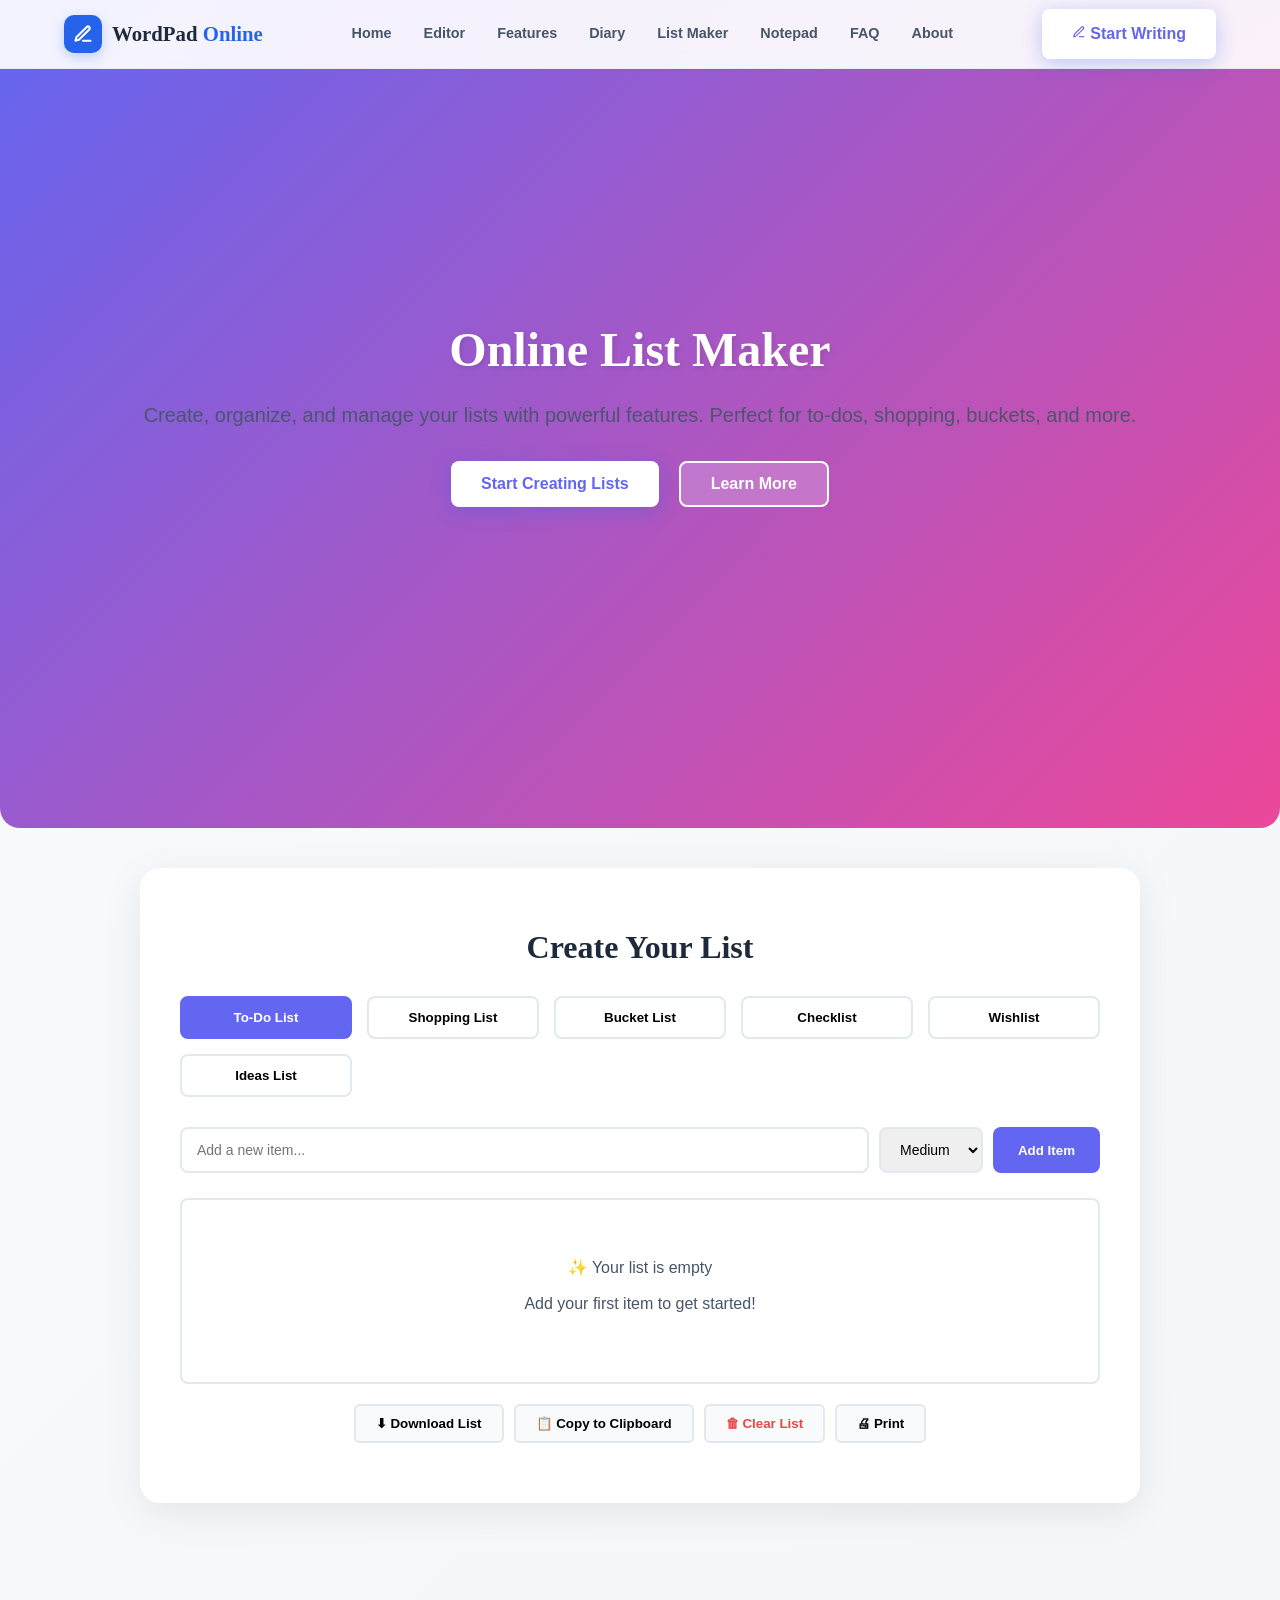
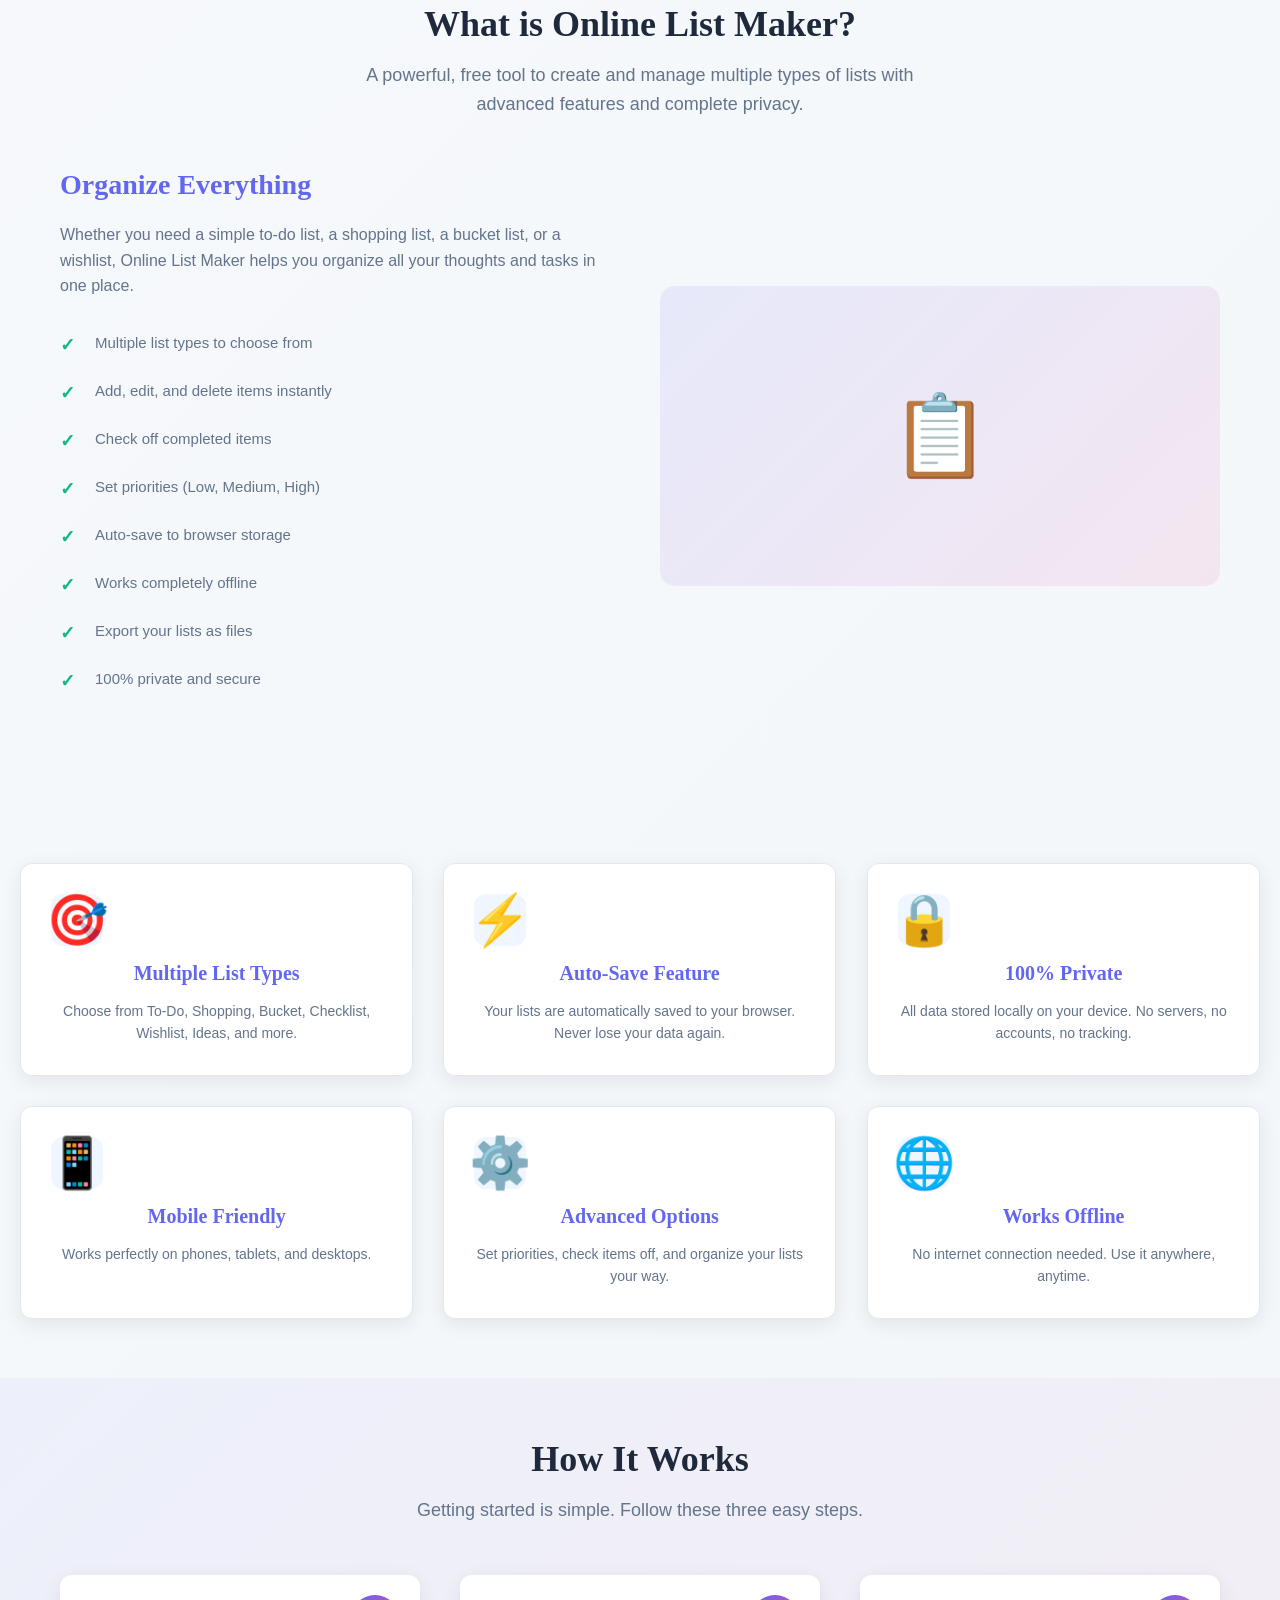
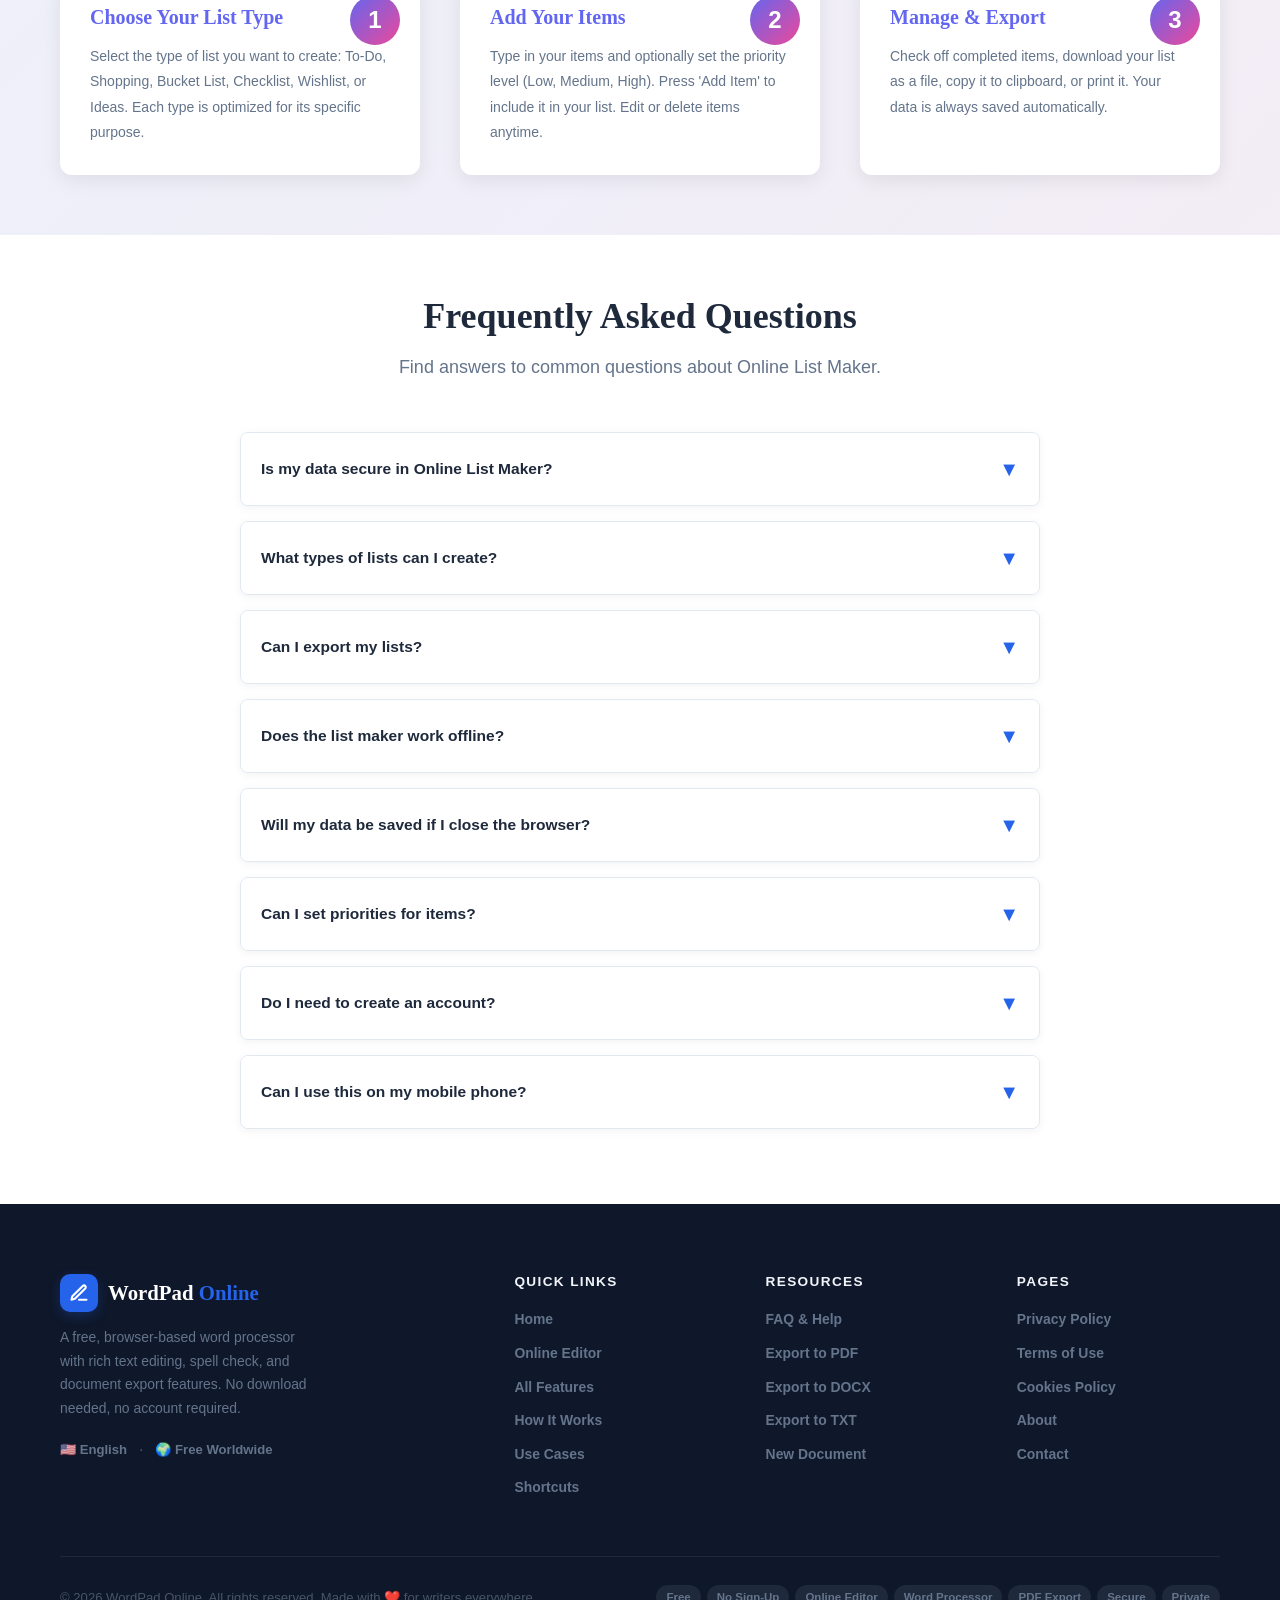
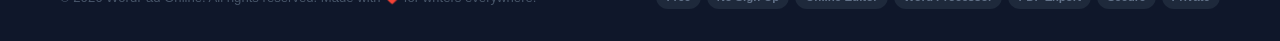
<file: list-maker.html>
<!DOCTYPE html>
<html lang="en">
<head>
    <!-- Google tag (gtag.js) -->
<script async src="https://www.googletagmanager.com/gtag/js?id=G-GPTELPNWRR"></script>
<script>
  window.dataLayer = window.dataLayer || [];
  function gtag(){dataLayer.push(arguments);}
  gtag('js', new Date());

  gtag('config', 'G-GPTELPNWRR');
</script>
    <meta charset="UTF-8">
    <meta name="viewport" content="width=device-width, initial-scale=1.0">
    <meta name="description" content="Online List Maker - Create and manage multiple types of lists: to-do, shopping, bucket list, checklist, wishlist, and more. Free, no signup required, works offline.">
    <meta name="keywords" content="list maker, to-do list, shopping list, checklist, bucket list, online list creator, task manager">
    <meta name="author" content="Online List Maker">
    <meta name="robots" content="index, follow">
    <link rel="canonical" href="https://wordpadonline.github.io/list-maker" /> 
    <meta property="og:title" content="Online List Maker - Create Smart Lists Online">
    <meta property="og:description" content="Free online list maker for creating to-do lists, shopping lists, bucket lists, and more. No signup needed, auto-saves locally.">
    <meta property="og:type" content="website">
    <meta property="og:url" content="https://wordpadonline.github.io/list-maker">
    <meta name="twitter:card" content="summary_large_image">
    <meta name="twitter:title" content="Online List Maker">
    <meta name="twitter:description" content="Create and organize multiple types of lists with advanced features.">
    <link rel="stylesheet" href="style.css" />
    <link rel="icon" type="image/png" sizes="32x32" href="/favicon.png">
    <script type="application/ld+json">
    {
      "@context": "https://schema.org",
      "@type": "WebApplication",
      "name": "Online List Maker",
      "description": "Free online application to create and manage multiple types of lists with advanced features",
      "url": "https://wordpadonline.github.io",
      "applicationCategory": "ProductivityApplication",
      "offers": {
        "@type": "Offer",
        "price": "0"
      }
    }
    </script>
    
    <script type="application/ld+json">
    {
      "@context": "https://schema.org",
      "@type": "FAQPage",
      "mainEntity": [
        {
          "@type": "Question",
          "name": "Is my data secure in Online List Maker?",
          "acceptedAnswer": {
            "@type": "Answer",
            "text": "Yes! All your lists are stored locally on your device using browser storage. No data is ever sent to our servers. Your privacy is our priority."
          }
        },
        {
          "@type": "Question",
          "name": "Can I export my lists?",
          "acceptedAnswer": {
            "@type": "Answer",
            "text": "Yes, you can download your lists as text files or copy them to clipboard with a single click."
          }
        },
        {
          "@type": "Question",
          "name": "Does it work offline?",
          "acceptedAnswer": {
            "@type": "Answer",
            "text": "Absolutely! The List Maker works completely offline. All your data is stored locally on your device."
          }
        },
        {
          "@type": "Question",
          "name": "What types of lists can I create?",
          "acceptedAnswer": {
            "@type": "Answer",
            "text": "You can create To-Do lists, Shopping lists, Bucket lists, Checklists, Wishlists, Ideas lists, and more."
          }
        }
      ]
    }
    </script>

    <title>Online List Maker - Create Smart Lists | Free & No Signup</title>
    <style>
        * {
            margin: 0;
            padding: 0;
            box-sizing: border-box;
        }

        :root {
            --primary-color: #6366f1;
            --secondary-color: #ec4899;
            --accent-color: #fbbf24;
            --dark-bg: #0f172a;
            --light-bg: #f8fafc;
            --border-color: #e2e8f0;
            --text-primary: #1e293b;
            --text-secondary: #64748b;
            --success-color: #10b981;
            --warning-color: #f59e0b;
            --danger-color: #ef4444;
        }

        html {
            scroll-behavior: smooth;
        }

        body {
            font-family: 'Segoe UI', Tahoma, Geneva, Verdana, sans-serif;
            color: var(--text-primary);
            background: linear-gradient(135deg, #f8fafc 0%, #f1f5f9 100%);
            line-height: 1.6;
        }

        .container {
            max-width: 1200px;
            margin: 0 auto;
            padding: 0 20px;
        }

        /* Navigation */
       

        /* Hero Section */
        .hero {
            background: linear-gradient(135deg, var(--primary-color) 0%, var(--secondary-color) 100%);
            color: white;
            padding: 80px 20px;
            text-align: center;
            border-radius: 0 0 20px 20px;
        }

        .hero h1 {
            font-size: 48px;
            margin-bottom: 20px;
            text-shadow: 2px 2px 4px rgba(0, 0, 0, 0.1);
        }

        .hero p {
            font-size: 20px;
            margin-bottom: 30px;
            opacity: 0.95;
        }

        .hero-buttons {
            display: flex;
            gap: 20px;
            justify-content: center;
            flex-wrap: wrap;
        }

        .btn {
            padding: 12px 30px;
            border: none;
            border-radius: 8px;
            font-size: 16px;
            font-weight: 600;
            cursor: pointer;
            transition: all 0.3s ease;
            text-decoration: none;
            display: inline-block;
        }

        .btn-primary {
            background: white;
            color: var(--primary-color);
        }

        .btn-primary:hover {
            transform: translateY(-2px);
            box-shadow: 0 10px 25px rgba(0, 0, 0, 0.2);
        }

        .btn-secondary {
            background: rgba(255, 255, 255, 0.2);
            color: white;
            border: 2px solid white;
        }

        .btn-secondary:hover {
            background: white;
            color: var(--primary-color);
        }

        /* Description Section */
        .description {
            padding: 60px 20px;
        }

        .section-header {
            text-align: center;
            margin-bottom: 50px;
        }

        .section-header h2 {
            font-size: 36px;
            margin-bottom: 15px;
            color: var(--text-primary);
        }

        .section-header p {
            font-size: 18px;
            color: var(--text-secondary);
            max-width: 600px;
            margin: 0 auto;
        }

        .description-content {
            display: grid;
            grid-template-columns: 1fr 1fr;
            gap: 40px;
            align-items: center;
            margin-bottom: 40px;
        }

        .description-text h3 {
            font-size: 28px;
            margin-bottom: 20px;
            color: var(--primary-color);
        }

        .description-text p {
            font-size: 16px;
            color: var(--text-secondary);
            margin-bottom: 20px;
        }

        .features-list {
            list-style: none;
        }

        .features-list li {
            padding: 12px 0;
            padding-left: 35px;
            position: relative;
            color: var(--text-secondary);
            font-size: 15px;
        }

        .features-list li:before {
            content: "✓";
            position: absolute;
            left: 0;
            color: var(--success-color);
            font-weight: bold;
            font-size: 18px;
        }

        .description-image {
            background: linear-gradient(135deg, rgba(99, 102, 241, 0.1), rgba(236, 72, 153, 0.1));
            padding: 40px;
            border-radius: 15px;
            text-align: center;
            min-height: 300px;
            display: flex;
            align-items: center;
            justify-content: center;
            font-size: 80px;
            animation: float 3s ease-in-out infinite;
        }

        @keyframes float {
            0%, 100% { transform: translateY(0px); }
            50% { transform: translateY(-20px); }
        }

        /* List Maker Section */
        .list-maker-section {
            background: white;
            padding: 60px 20px;
            border-radius: 20px;
            margin: 40px auto;
            max-width: 1000px;
            box-shadow: 0 10px 40px rgba(0, 0, 0, 0.08);
        }

        .list-maker-section h2 {
            text-align: center;
            margin-bottom: 30px;
            font-size: 32px;
        }

        .list-type-selector {
            display: grid;
            grid-template-columns: repeat(auto-fit, minmax(150px, 1fr));
            gap: 15px;
            margin-bottom: 30px;
        }

        .list-type-btn {
            padding: 12px;
            border: 2px solid var(--border-color);
            background: white;
            border-radius: 8px;
            cursor: pointer;
            font-weight: 600;
            transition: all 0.3s;
            text-align: center;
        }

        .list-type-btn:hover {
            border-color: var(--primary-color);
            color: var(--primary-color);
        }

        .list-type-btn.active {
            background: var(--primary-color);
            color: white;
            border-color: var(--primary-color);
        }

        .list-controls {
            display: flex;
            gap: 10px;
            margin-bottom: 25px;
            flex-wrap: wrap;
        }

        .list-controls input {
            flex: 1;
            min-width: 200px;
            padding: 12px 15px;
            border: 2px solid var(--border-color);
            border-radius: 8px;
            font-size: 14px;
            transition: border-color 0.3s;
        }

        .list-controls input:focus {
            outline: none;
            border-color: var(--primary-color);
        }

        .list-controls button {
            padding: 12px 25px;
            background: var(--primary-color);
            color: white;
            border: none;
            border-radius: 8px;
            font-weight: 600;
            cursor: pointer;
            transition: all 0.3s;
        }

        .list-controls button:hover {
            background: var(--secondary-color);
            transform: translateY(-2px);
        }

        .list-items {
            max-height: 400px;
            overflow-y: auto;
            border: 2px solid var(--border-color);
            border-radius: 8px;
            padding: 15px;
            margin-bottom: 20px;
        }

        .list-item {
            display: flex;
            align-items: center;
            gap: 12px;
            padding: 12px;
            background: var(--light-bg);
            border-radius: 6px;
            margin-bottom: 10px;
            transition: all 0.3s;
        }

        .list-item:hover {
            background: #e2e8f0;
        }

        .list-item.completed {
            opacity: 0.6;
        }

        .list-item.completed span {
            text-decoration: line-through;
            color: var(--text-secondary);
        }

        .list-item input[type="checkbox"] {
            width: 20px;
            height: 20px;
            cursor: pointer;
            accent-color: var(--success-color);
        }

        .list-item .item-text {
            flex: 1;
            display: flex;
            flex-direction: column;
            gap: 5px;
        }

        .list-item .priority {
            font-size: 11px;
            padding: 2px 8px;
            border-radius: 4px;
            background: #f0fdf4;
            color: #15803d;
        }

        .list-item .priority.high {
            background: #fef2f2;
            color: #991b1b;
        }

        .list-item .priority.medium {
            background: #fffbeb;
            color: #b45309;
        }

        .list-item-delete {
            background: var(--danger-color);
            color: white;
            border: none;
            padding: 6px 12px;
            border-radius: 4px;
            cursor: pointer;
            font-size: 12px;
            transition: all 0.3s;
        }

        .list-item-delete:hover {
            background: #dc2626;
        }

        .action-buttons {
            display: flex;
            gap: 10px;
            flex-wrap: wrap;
            justify-content: center;
        }

        .action-buttons button {
            padding: 10px 20px;
            background: var(--light-bg);
            border: 2px solid var(--border-color);
            border-radius: 6px;
            cursor: pointer;
            font-weight: 600;
            transition: all 0.3s;
        }

        .action-buttons button:hover {
            border-color: var(--primary-color);
            color: var(--primary-color);
        }

        /* Features Grid */
        .features-grid {
            display: grid;
            grid-template-columns: repeat(auto-fit, minmax(300px, 1fr));
            gap: 30px;
            padding: 60px 20px;
        }

        .feature-card {
            background: white;
            padding: 30px;
            border-radius: 12px;
            box-shadow: 0 5px 20px rgba(0, 0, 0, 0.08);
            transition: all 0.3s;
            text-align: center;
        }

        .feature-card:hover {
            transform: translateY(-10px);
            box-shadow: 0 15px 40px rgba(0, 0, 0, 0.12);
        }

        .feature-icon {
            font-size: 50px;
            margin-bottom: 15px;
        }

        .feature-card h3 {
            font-size: 20px;
            margin-bottom: 15px;
            color: var(--primary-color);
        }

        .feature-card p {
            color: var(--text-secondary);
            font-size: 14px;
        }

        /* How It Works */
        .how-it-works {
            padding: 60px 20px;
            background: linear-gradient(135deg, rgba(99, 102, 241, 0.05), rgba(236, 72, 153, 0.05));
        }

        .steps-container {
            display: grid;
            grid-template-columns: repeat(auto-fit, minmax(280px, 1fr));
            gap: 40px;
            margin-top: 50px;
        }

        .step {
            background: white;
            padding: 30px;
            border-radius: 12px;
            position: relative;
            box-shadow: 0 5px 20px rgba(0, 0, 0, 0.08);
        }

        .step-number {
            position: absolute;
            top: 20px;
            right: 20px;
            width: 50px;
            height: 50px;
            background: linear-gradient(135deg, var(--primary-color), var(--secondary-color));
            color: white;
            border-radius: 50%;
            display: flex;
            align-items: center;
            justify-content: center;
            font-size: 24px;
            font-weight: bold;
        }

        .step h3 {
            margin-bottom: 15px;
            color: var(--primary-color);
            font-size: 20px;
        }

        .step p {
            color: var(--text-secondary);
            font-size: 14px;
            line-height: 1.8;
        }

        /* FAQ Section */
        .faq-section {
            padding: 60px 20px;
        }

        .faq-container {
            max-width: 800px;
            margin: 0 auto;
        }

        .faq-item {
            background: white;
            margin-bottom: 15px;
            border-radius: 8px;
            overflow: hidden;
            box-shadow: 0 2px 10px rgba(0, 0, 0, 0.05);
        }

        .faq-question {
            padding: 20px;
            background: white;
            cursor: pointer;
            display: flex;
            justify-content: space-between;
            align-items: center;
            font-weight: 600;
            user-select: none;
            transition: all 0.3s;
        }

        .faq-question:hover {
            background: var(--light-bg);
        }

        .faq-question.active {
            background: var(--primary-color);
            color: white;
        }

        .faq-icon {
            font-size: 20px;
            transition: transform 0.3s;
        }

        .faq-question.active .faq-icon {
            transform: rotate(180deg);
        }

        .faq-answer {
            max-height: 0;
            overflow: hidden;
            transition: max-height 0.3s ease;
            padding: 0 20px;
        }

        .faq-question.active + .faq-answer {
            max-height: 300px;
            padding: 20px;
        }

        .faq-answer p {
            color: var(--text-secondary);
            font-size: 14px;
            line-height: 1.8;
        }

        /* Footer */
       
        /* Responsive */
        @media (max-width: 768px) {
            .nav-links {
                display: none;
                position: absolute;
                top: 60px;
                left: 0;
                right: 0;
                flex-direction: column;
                background: white;
                padding: 20px;
                gap: 15px;
                box-shadow: 0 5px 20px rgba(0, 0, 0, 0.1);
            }

            .nav-links.active {
                display: flex;
            }

            .hamburger {
                display: flex;
            }

            .hero h1 {
                font-size: 36px;
            }

            .hero p {
                font-size: 16px;
            }

            .hero-buttons {
                flex-direction: column;
            }

            .btn {
                width: 100%;
            }

            .description-content {
                grid-template-columns: 1fr;
            }

            .description-image {
                min-height: 200px;
            }

            .section-header h2 {
                font-size: 28px;
            }

            .features-grid {
                grid-template-columns: 1fr;
            }

            .steps-container {
                grid-template-columns: 1fr;
                gap: 20px;
            }

            .list-controls {
                flex-direction: column;
            }

            .list-controls input {
                width: 100%;
            }
        }

        .empty-state {
            text-align: center;
            padding: 40px;
            color: var(--text-secondary);
        }

        .empty-state p {
            font-size: 16px;
            margin-bottom: 10px;
        }
    </style>
</head>
<body>
    <!-- Navigation -->
    <div id="header-root"></div>

    <!-- Hero Section -->
    <section class="hero" id="home">
        <div class="container">
            <h1>Online List Maker</h1>
            <p>Create, organize, and manage your lists with powerful features. Perfect for to-dos, shopping, buckets, and more.</p>
            <div class="hero-buttons">
                <button class="btn btn-primary" onclick="document.getElementById('list-maker-section').scrollIntoView({behavior: 'smooth'})">Start Creating Lists</button>
                <button class="btn btn-secondary" onclick="document.getElementById('how-it-works').scrollIntoView({behavior: 'smooth'})">Learn More</button>
            </div>
        </div>
    </section>    

    <!-- List Maker Section -->
    <section class="list-maker-section" id="list-maker-section">
        <div class="container">
            <h2>Create Your List</h2>
            
            <!-- List Type Selector -->
            <div class="list-type-selector" id="listTypeSelector">
                <button class="list-type-btn active" data-type="todo">To-Do List</button>
                <button class="list-type-btn" data-type="shopping">Shopping List</button>
                <button class="list-type-btn" data-type="bucket">Bucket List</button>
                <button class="list-type-btn" data-type="checklist">Checklist</button>
                <button class="list-type-btn" data-type="wishlist">Wishlist</button>
                <button class="list-type-btn" data-type="ideas">Ideas List</button>
            </div>

            <!-- List Controls -->
            <div class="list-controls">
                <input type="text" id="itemInput" placeholder="Add a new item...">
                <select id="prioritySelect" style="padding: 12px 15px; border: 2px solid var(--border-color); border-radius: 8px; font-size: 14px;">
                    <option value="low">Low</option>
                    <option value="medium" selected>Medium</option>
                    <option value="high">High</option>
                </select>
                <button onclick="addItem()">Add Item</button>
            </div>

            <!-- List Display -->
            <div class="list-items" id="listItems">
                <div class="empty-state">
                    <p>✨ Your list is empty</p>
                    <p>Add your first item to get started!</p>
                </div>
            </div>

            <!-- Action Buttons -->
            <div class="action-buttons">
                <button onclick="downloadList()">⬇ Download List</button>
                <button onclick="copyToClipboard()">📋 Copy to Clipboard</button>
                <button onclick="clearList()" style="color: var(--danger-color);">🗑 Clear List</button>
                <button onclick="printList()">🖨 Print</button>
            </div>
        </div>
    </section>

    <!-- Description Section -->
    <section class="description">
        <div class="container">
            <div class="section-header">
                <h2>What is Online List Maker?</h2>
                <p>A powerful, free tool to create and manage multiple types of lists with advanced features and complete privacy.</p>
            </div>
            <div class="description-content">
                <div class="description-text">
                    <h3>Organize Everything</h3>
                    <p>Whether you need a simple to-do list, a shopping list, a bucket list, or a wishlist, Online List Maker helps you organize all your thoughts and tasks in one place.</p>
                    <ul class="features-list">
                        <li>Multiple list types to choose from</li>
                        <li>Add, edit, and delete items instantly</li>
                        <li>Check off completed items</li>
                        <li>Set priorities (Low, Medium, High)</li>
                        <li>Auto-save to browser storage</li>
                        <li>Works completely offline</li>
                        <li>Export your lists as files</li>
                        <li>100% private and secure</li>
                    </ul>
                </div>
                <div class="description-image">
                    📋
                </div>
            </div>
        </div>
    </section>

    <!-- Features Grid -->
    <section class="features-grid">
        <div class="feature-card">
            <div class="feature-icon">🎯</div>
            <h3>Multiple List Types</h3>
            <p>Choose from To-Do, Shopping, Bucket, Checklist, Wishlist, Ideas, and more.</p>
        </div>
        <div class="feature-card">
            <div class="feature-icon">⚡</div>
            <h3>Auto-Save Feature</h3>
            <p>Your lists are automatically saved to your browser. Never lose your data again.</p>
        </div>
        <div class="feature-card">
            <div class="feature-icon">🔒</div>
            <h3>100% Private</h3>
            <p>All data stored locally on your device. No servers, no accounts, no tracking.</p>
        </div>
        <div class="feature-card">
            <div class="feature-icon">📱</div>
            <h3>Mobile Friendly</h3>
            <p>Works perfectly on phones, tablets, and desktops.</p>
        </div>
        <div class="feature-card">
            <div class="feature-icon">⚙️</div>
            <h3>Advanced Options</h3>
            <p>Set priorities, check items off, and organize your lists your way.</p>
        </div>
        <div class="feature-card">
            <div class="feature-icon">🌐</div>
            <h3>Works Offline</h3>
            <p>No internet connection needed. Use it anywhere, anytime.</p>
        </div>
    </section>

    <!-- How It Works -->
    <section class="how-it-works" id="how-it-works">
        <div class="container">
            <div class="section-header">
                <h2>How It Works</h2>
                <p>Getting started is simple. Follow these three easy steps.</p>
            </div>
            <div class="steps-container">
                <div class="step">
                    <div class="step-number">1</div>
                    <h3>Choose Your List Type</h3>
                    <p>Select the type of list you want to create: To-Do, Shopping, Bucket List, Checklist, Wishlist, or Ideas. Each type is optimized for its specific purpose.</p>
                </div>
                <div class="step">
                    <div class="step-number">2</div>
                    <h3>Add Your Items</h3>
                    <p>Type in your items and optionally set the priority level (Low, Medium, High). Press 'Add Item' to include it in your list. Edit or delete items anytime.</p>
                </div>
                <div class="step">
                    <div class="step-number">3</div>
                    <h3>Manage & Export</h3>
                    <p>Check off completed items, download your list as a file, copy it to clipboard, or print it. Your data is always saved automatically.</p>
                </div>
            </div>
        </div>
    </section>

    <!-- FAQ Section -->
    <section class="faq-section" id="faq">
        <div class="container">
            <div class="section-header">
                <h2>Frequently Asked Questions</h2>
                <p>Find answers to common questions about Online List Maker.</p>
            </div>
            <div class="faq-container">
                <div class="faq-item">
                    <div class="faq-question" onclick="toggleFaq(this)">
                        <span>Is my data secure in Online List Maker?</span>
                        <span class="faq-icon">▼</span>
                    </div>
                    <div class="faq-answer">
                        <p>Yes! All your lists are stored locally on your device using browser storage. No data is ever sent to our servers or external services. Your privacy and security are our top priorities.</p>
                    </div>
                </div>

                <div class="faq-item">
                    <div class="faq-question" onclick="toggleFaq(this)">
                        <span>What types of lists can I create?</span>
                        <span class="faq-icon">▼</span>
                    </div>
                    <div class="faq-answer">
                        <p>You can create multiple types of lists including: To-Do Lists, Shopping Lists, Bucket Lists, Checklists, Wishlists, Ideas Lists, and custom lists. Each type is optimized for its specific use case.</p>
                    </div>
                </div>

                <div class="faq-item">
                    <div class="faq-question" onclick="toggleFaq(this)">
                        <span>Can I export my lists?</span>
                        <span class="faq-icon">▼</span>
                    </div>
                    <div class="faq-answer">
                        <p>Absolutely! You can download your lists as text files, copy them to your clipboard, or print them directly from the app. Click the 'Download', 'Copy', or 'Print' button to export your list.</p>
                    </div>
                </div>

                <div class="faq-item">
                    <div class="faq-question" onclick="toggleFaq(this)">
                        <span>Does the list maker work offline?</span>
                        <span class="faq-icon">▼</span>
                    </div>
                    <div class="faq-answer">
                        <p>Yes! Online List Maker works completely offline. You don't need an internet connection to use it. All your data is stored locally on your device and syncs instantly.</p>
                    </div>
                </div>

                <div class="faq-item">
                    <div class="faq-question" onclick="toggleFaq(this)">
                        <span>Will my data be saved if I close the browser?</span>
                        <span class="faq-icon">▼</span>
                    </div>
                    <div class="faq-answer">
                        <p>Yes! Your lists are automatically saved to your browser's local storage. When you close the browser or tab and return later, your lists will still be there exactly as you left them.</p>
                    </div>
                </div>

                <div class="faq-item">
                    <div class="faq-question" onclick="toggleFaq(this)">
                        <span>Can I set priorities for items?</span>
                        <span class="faq-icon">▼</span>
                    </div>
                    <div class="faq-answer">
                        <p>Yes! When adding items to your list, you can set the priority level as Low, Medium, or High. This helps you focus on what's most important.</p>
                    </div>
                </div>

                <div class="faq-item">
                    <div class="faq-question" onclick="toggleFaq(this)">
                        <span>Do I need to create an account?</span>
                        <span class="faq-icon">▼</span>
                    </div>
                    <div class="faq-answer">
                        <p>No account needed! Online List Maker works instantly without any signup. Start creating lists right away. All data is stored locally on your device.</p>
                    </div>
                </div>

                <div class="faq-item">
                    <div class="faq-question" onclick="toggleFaq(this)">
                        <span>Can I use this on my mobile phone?</span>
                        <span class="faq-icon">▼</span>
                    </div>
                    <div class="faq-answer">
                        <p>Absolutely! Online List Maker is fully responsive and works perfectly on phones, tablets, and desktops. The interface adapts to your device size for optimal usability.</p>
                    </div>
                </div>
            </div>
        </div>
    </section>

    <!-- Footer -->
    <div id="footer-root"></div>

  <script src="header.js"></script>
  <script src="footer.js"></script>
  <script src="main.js"></script>

    <script>
        let currentListType = 'todo';
        let listData = {};

        // Initialize
        document.addEventListener('DOMContentLoaded', () => {
            loadListFromStorage();
            attachEventListeners();
            renderList();
        });

        // Hamburger Menu
        document.getElementById('hamburger').addEventListener('click', () => {
            document.getElementById('navLinks').classList.toggle('active');
        });

        // List Type Selector
        document.querySelectorAll('.list-type-btn').forEach(btn => {
            btn.addEventListener('click', (e) => {
                document.querySelectorAll('.list-type-btn').forEach(b => b.classList.remove('active'));
                e.target.classList.add('active');
                currentListType = e.target.dataset.type;
                saveListToStorage();
                loadListFromStorage();
                renderList();
            });
        });

        function attachEventListeners() {
            document.getElementById('itemInput').addEventListener('keypress', (e) => {
                if (e.key === 'Enter') {
                    addItem();
                }
            });
        }

        function addItem() {
            const input = document.getElementById('itemInput');
            const priority = document.getElementById('prioritySelect').value;
            const text = input.value.trim();

            if (!text) return;

            if (!listData[currentListType]) {
                listData[currentListType] = [];
            }

            listData[currentListType].push({
                id: Date.now(),
                text: text,
                priority: priority,
                completed: false
            });

            input.value = '';
            saveListToStorage();
            renderList();
        }

        function deleteItem(id) {
            listData[currentListType] = listData[currentListType].filter(item => item.id !== id);
            saveListToStorage();
            renderList();
        }

        function toggleItem(id) {
            const item = listData[currentListType].find(item => item.id === id);
            if (item) {
                item.completed = !item.completed;
                saveListToStorage();
                renderList();
            }
        }

        function renderList() {
            const listContainer = document.getElementById('listItems');
            const items = listData[currentListType] || [];

            if (items.length === 0) {
                listContainer.innerHTML = '<div class="empty-state"><p>✨ Your list is empty</p><p>Add your first item to get started!</p></div>';
                return;
            }

            listContainer.innerHTML = items.map(item => `
                <div class="list-item ${item.completed ? 'completed' : ''}">
                    <input type="checkbox" ${item.completed ? 'checked' : ''} onchange="toggleItem(${item.id})">
                    <div class="item-text">
                        <span>${item.text}</span>
                        <span class="priority ${item.priority}">${item.priority.charAt(0).toUpperCase() + item.priority.slice(1)}</span>
                    </div>
                    <button class="list-item-delete" onclick="deleteItem(${item.id})">Delete</button>
                </div>
            `).join('');
        }

        function downloadList() {
            const items = listData[currentListType] || [];
            let content = `${currentListType.toUpperCase()} LIST\n`;
            content += `Date: ${new Date().toLocaleDateString()}\n`;
            content += '='.repeat(40) + '\n\n';

            items.forEach((item, index) => {
                const status = item.completed ? '✓' : '○';
                content += `${index + 1}. [${status}] ${item.text} (${item.priority})\n`;
            });

            const blob = new Blob([content], { type: 'text/plain' });
            const url = window.URL.createObjectURL(blob);
            const a = document.createElement('a');
            a.href = url;
            a.download = `${currentListType}-list-${new Date().getTime()}.txt`;
            document.body.appendChild(a);
            a.click();
            window.URL.revokeObjectURL(url);
            document.body.removeChild(a);
        }

        function copyToClipboard() {
            const items = listData[currentListType] || [];
            let content = items.map((item, index) => {
                const status = item.completed ? '✓' : '○';
                return `${index + 1}. [${status}] ${item.text} (${item.priority})`;
            }).join('\n');

            navigator.clipboard.writeText(content).then(() => {
                alert('List copied to clipboard!');
            });
        }

        function printList() {
            const items = listData[currentListType] || [];
            let content = `<h2>${currentListType.toUpperCase()} LIST</h2>`;
            content += `<p>Date: ${new Date().toLocaleDateString()}</p>`;
            content += '<ol>';
            items.forEach(item => {
                const status = item.completed ? '✓' : '○';
                content += `<li>${item.text} <small>(${item.priority})</small></li>`;
            });
            content += '</ol>';

            const printWindow = window.open('', '', 'width=800,height=600');
            printWindow.document.write(`
                <html>
                <head>
                    <title>Print List</title>
                    <style>
                        body { font-family: Arial, sans-serif; padding: 20px; }
                        h2 { color: #6366f1; }
                        ol { line-height: 1.8; }
                        small { color: #64748b; }
                    </style>
                </head>
                <body>${content}</body>
                </html>
            `);
            printWindow.document.close();
            printWindow.print();
        }

        function clearList() {
            if (confirm('Are you sure you want to clear this list? This action cannot be undone.')) {
                listData[currentListType] = [];
                saveListToStorage();
                renderList();
            }
        }

        function saveListToStorage() {
            localStorage.setItem('listMakerData', JSON.stringify(listData));
        }

        function loadListFromStorage() {
            const stored = localStorage.getItem('listMakerData');
            listData = stored ? JSON.parse(stored) : {};
        }

        // FAQ Toggle
        function toggleFaq(element) {
            element.classList.toggle('active');
        }
    </script>
</body>
</html>
</file>
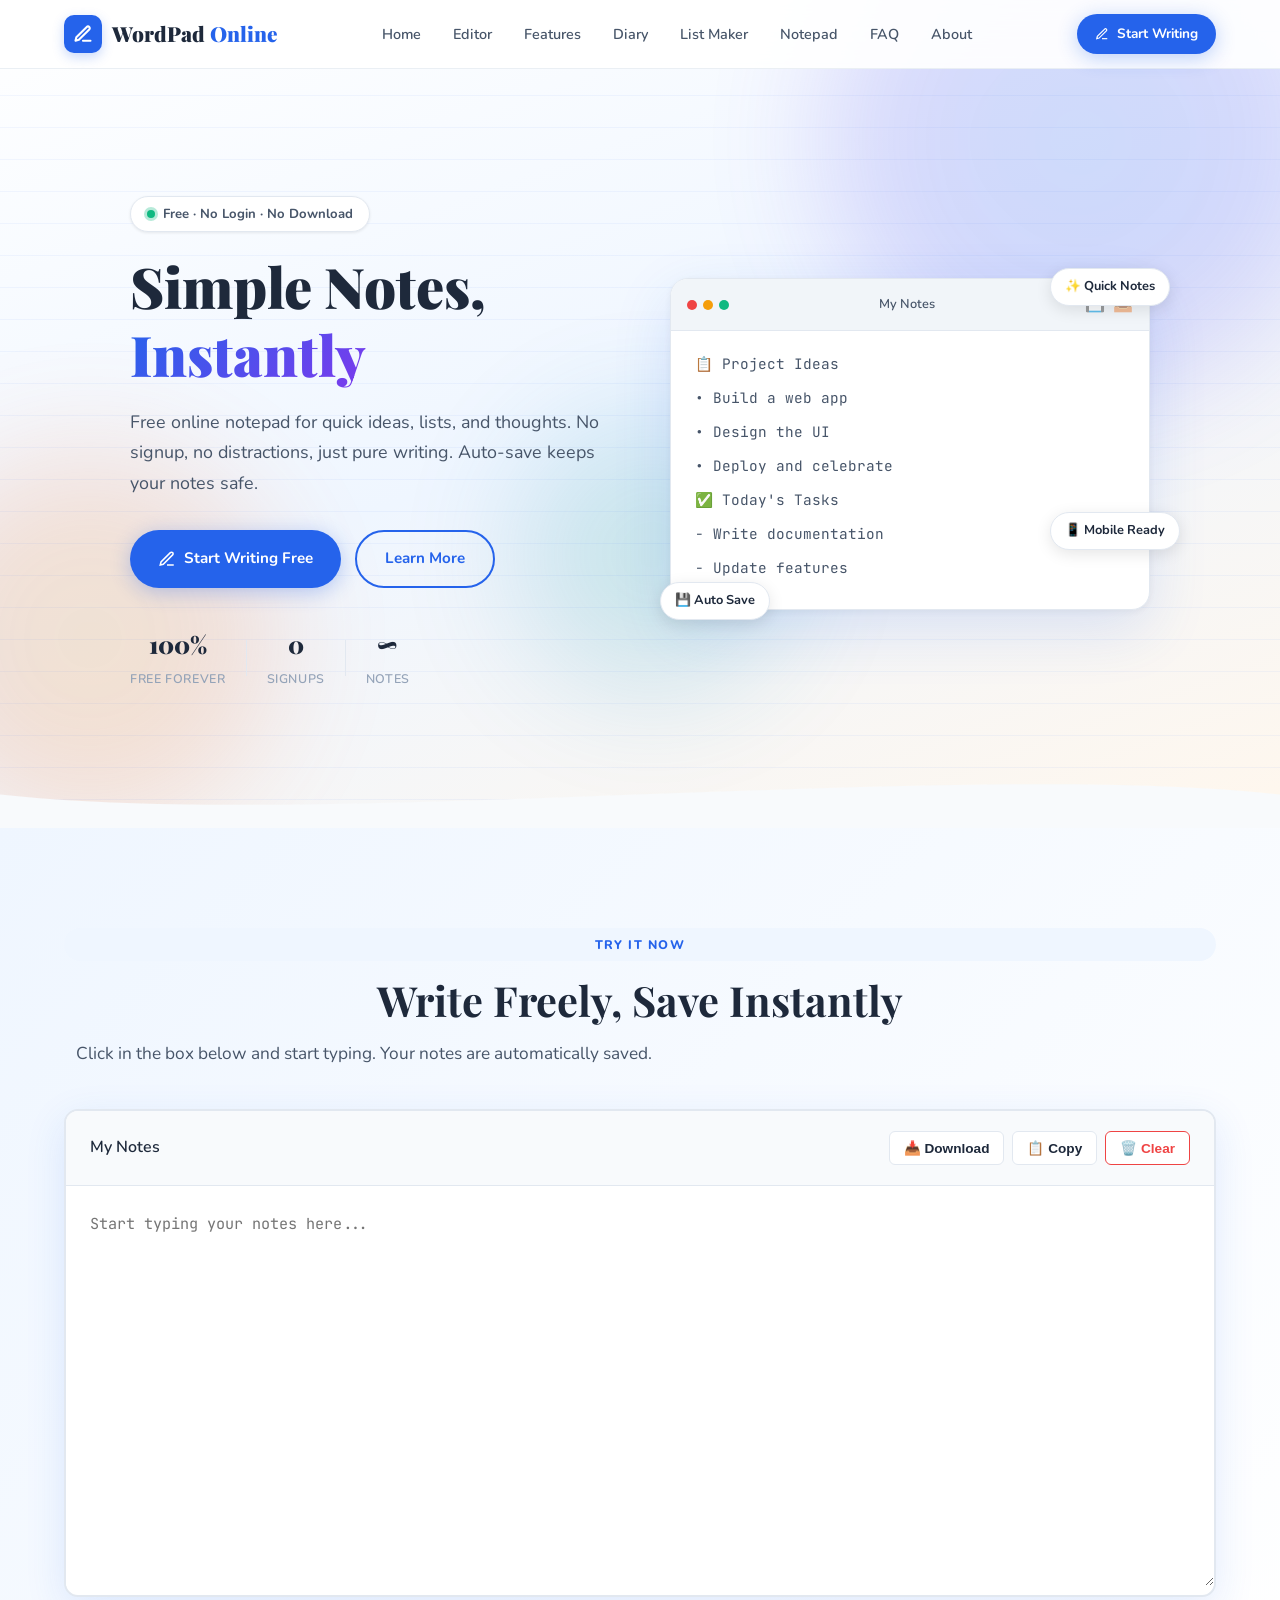
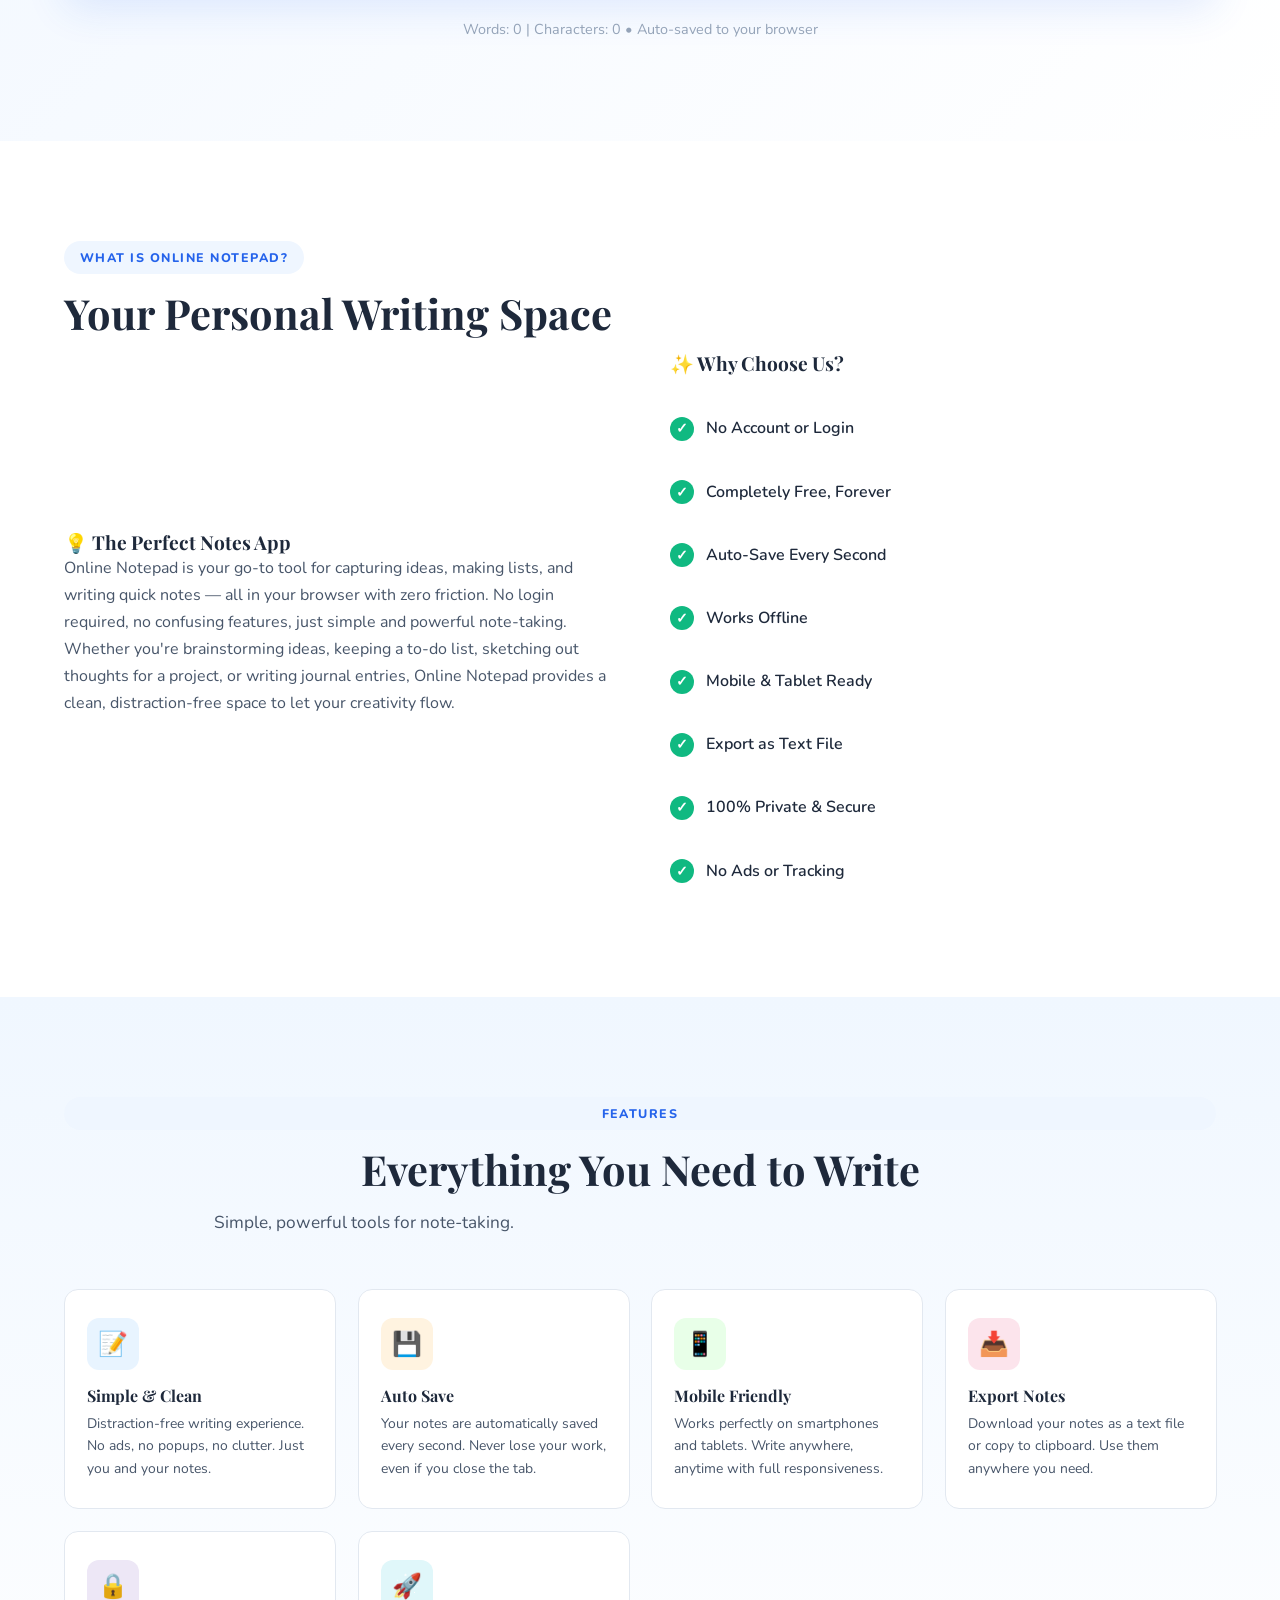
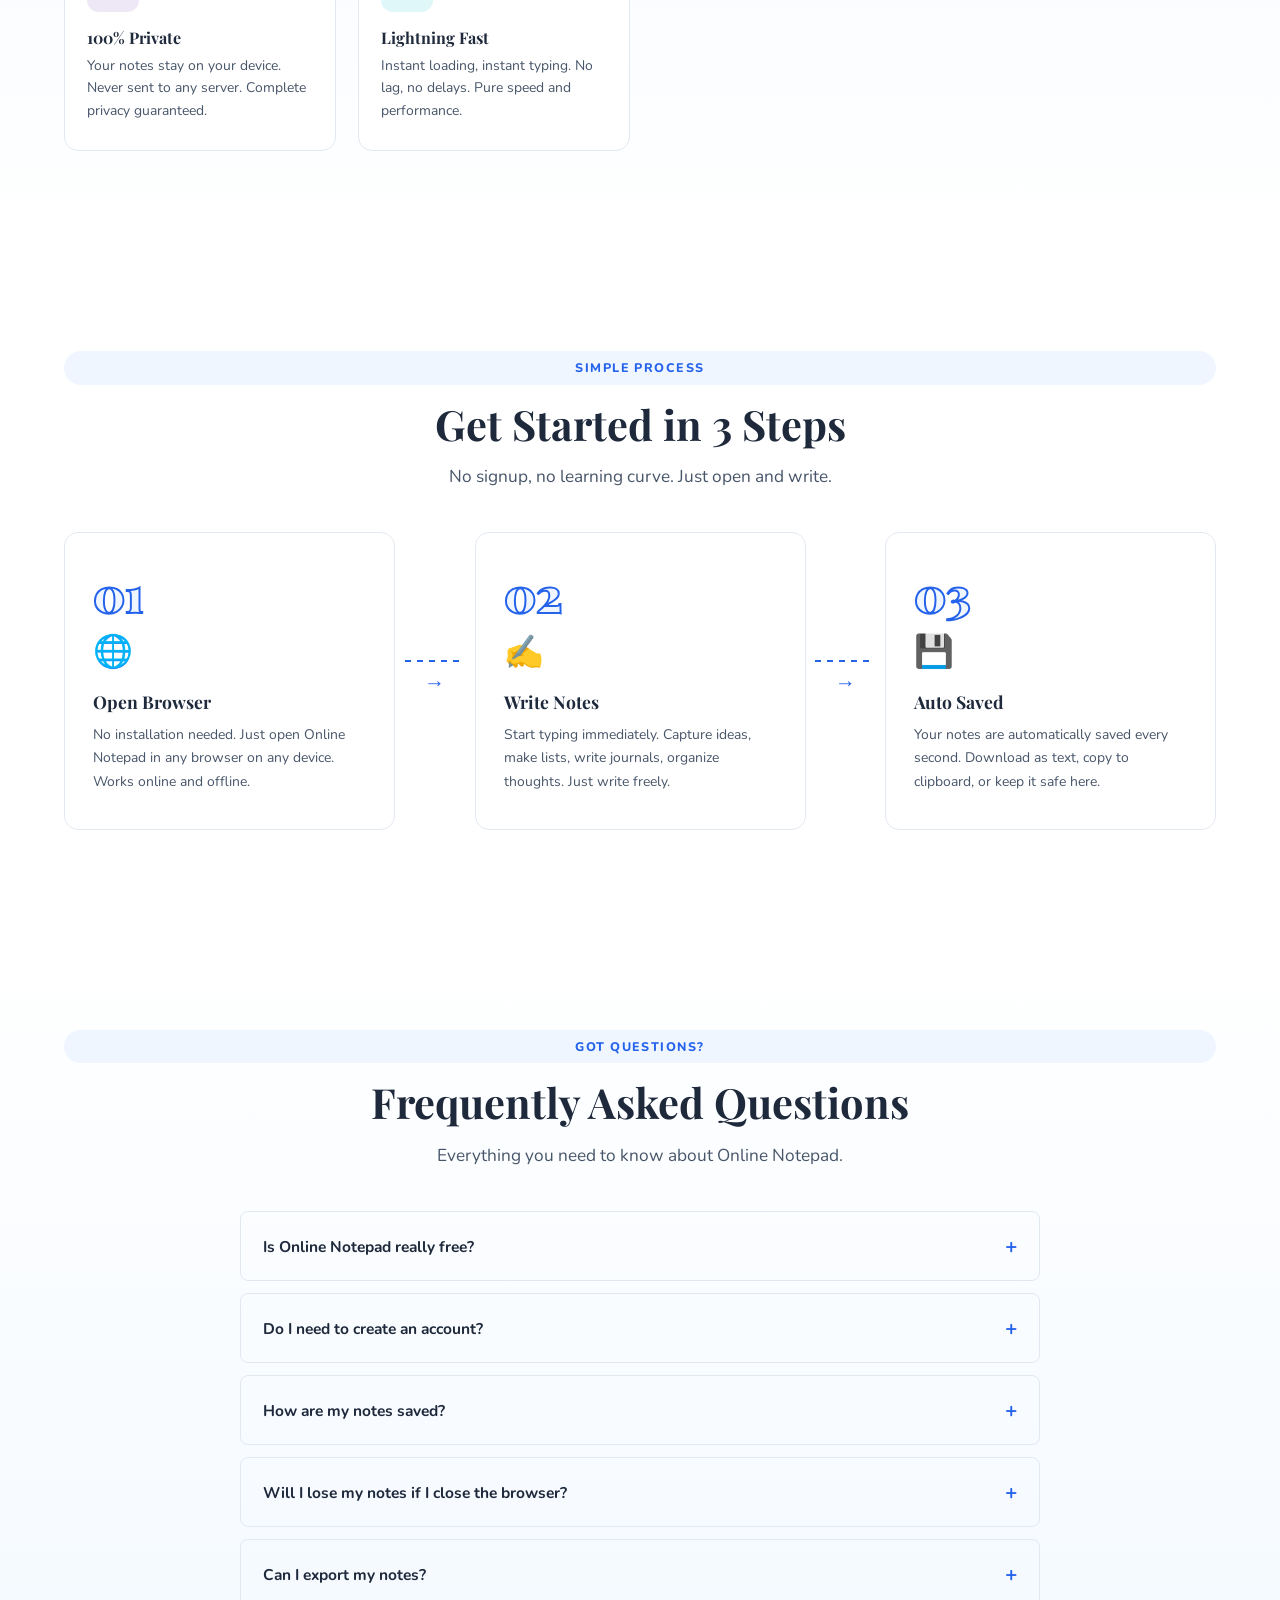
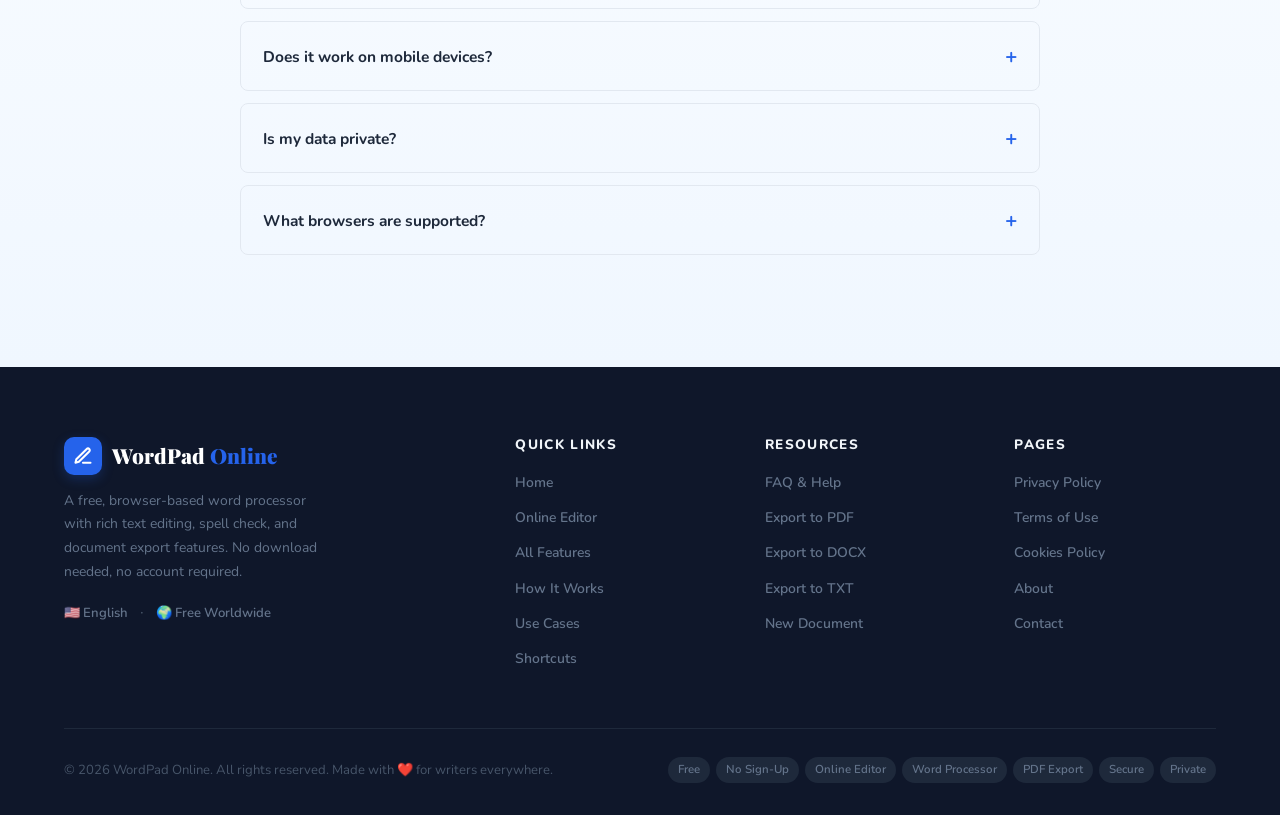
<file: notepad.html>
<!DOCTYPE html>
<html lang="en">
<head>
  <!-- Google tag (gtag.js) -->
<script async src="https://www.googletagmanager.com/gtag/js?id=G-GPTELPNWRR"></script>
<script>
  window.dataLayer = window.dataLayer || [];
  function gtag(){dataLayer.push(arguments);}
  gtag('js', new Date());

  gtag('config', 'G-GPTELPNWRR');
</script>
  <meta charset="UTF-8" />
  <meta name="viewport" content="width=device-width, initial-scale=1.0" />
  <title>Online Notepad – Free Simple Notes & Text Editor</title>
  <meta name="description" content="Free online notepad for quick notes, lists, and text editing. No login, no signup, no ads. Write instantly in your browser with auto-save. Perfect for students, professionals, and writers." />
  <meta name="keywords" content="online notepad, free text editor, notes app, notepad online, simple notepad, web notepad, note taking app, quick notes, online notes" />
  <meta name="author" content="Online Notepad" />
  <meta name="robots" content="index, follow" />
  <link rel="canonical" href="https://wordpadonline.github.io/notepad" />
  <link rel="icon" type="image/png" sizes="32x32" href="/favicon.png">
  <link rel="stylesheet" href="style.css" />

  <!-- Open Graph -->
  <meta property="og:title" content="Online Notepad – Free Simple Notes & Text Editor" />
  <meta property="og:description" content="Write notes instantly. No login, no ads, no distractions. Auto-save your notes online. Perfect for quick ideas, lists, and text editing." />
  <meta property="og:url" content="https://wordpadonline.github.io/notepad" />
  <meta property="og:type" content="website" />
  <meta property="og:image" content="https://wordpadonline.github.io/assets/notepad-og.png" />

  <!-- Twitter Card -->
  <meta name="twitter:card" content="summary_large_image" />
  <meta name="twitter:title" content="Online Notepad – Free Simple Notes & Text Editor" />
  <meta name="twitter:description" content="Free online notepad with auto-save. Write notes instantly without login or signup." />

  <!-- Schema Markup -->
  <script type="application/ld+json">
  {
    "@context": "https://schema.org",
    "@type": "WebApplication",
    "name": "Online Notepad",
    "url": "https://wordpadonline.github.io/notepad",
    "description": "A free, simple online notepad for quick notes and text editing with auto-save functionality.",
    "applicationCategory": "ProductivityApplication",
    "operatingSystem": "Web Browser",
    "offers": {
      "@type": "Offer",
      "price": "0",
      "priceCurrency": "USD"
    },
    "featureList": [
      "Instant Note Taking",
      "Auto Save",
      "No Login Required",
      "No Ads",
      "Export as Text",
      "Print Notes",
      "Mobile Friendly",
      "Cloud Sync",
      "Search Notes",
      "Dark Mode"
    ]
  }
  </script>
  <script type="application/ld+json">
  {
    "@context": "https://schema.org",
    "@type": "FAQPage",
    "mainEntity": [
      {
        "@type": "Question",
        "name": "Is Online Notepad free to use?",
        "acceptedAnswer": {
          "@type": "Answer",
          "text": "Yes, Online Notepad is completely free. No signup, no login, no subscription required. Write instantly."
        }
      },
      {
        "@type": "Question",
        "name": "Are my notes saved automatically?",
        "acceptedAnswer": {
          "@type": "Answer",
          "text": "Yes. Your notes are auto-saved to your browser's local storage as you type. Your data stays on your device and is never sent to our servers."
        }
      },
      {
        "@type": "Question",
        "name": "Does it work on mobile?",
        "acceptedAnswer": {
          "@type": "Answer",
          "text": "Absolutely. Online Notepad is fully responsive and works perfectly on smartphones and tablets."
        }
      },
      {
        "@type": "Question",
        "name": "Can I export my notes?",
        "acceptedAnswer": {
          "@type": "Answer",
          "text": "Yes. You can download your notes as a text file or copy them to clipboard with a single click."
        }
      }
    ]
  }
  </script>

  <!-- Fonts -->
  <link rel="preconnect" href="https://fonts.googleapis.com" />
  <link rel="preconnect" href="https://fonts.gstatic.com" crossorigin />
  <link href="https://fonts.googleapis.com/css2?family=Playfair+Display:wght@700;900&family=Nunito:wght@400;600;700;800&family=JetBrains+Mono:wght@400;500&display=swap" rel="stylesheet" />

  <style>
    /* ============================================
       Online Notepad — Main Stylesheet
       Simple · Clean · Fast · Animated
       ============================================ */

    :root {
      --primary: #2563eb;
      --primary-dark: #1d4ed8;
      --primary-light: #eff6ff;
      --accent: #f59e0b;
      --accent-light: #fffbeb;
      --success: #10b981;
      --danger: #ef4444;
      --text-dark: #1e293b;
      --text-mid: #475569;
      --text-light: #94a3b8;
      --border: #e2e8f0;
      --bg-page: #f8fafc;
      --bg-white: #ffffff;
      --shadow-sm: 0 1px 3px rgba(0,0,0,0.08);
      --shadow-md: 0 4px 16px rgba(0,0,0,0.10);
      --shadow-lg: 0 12px 40px rgba(37,99,235,0.12);
      --radius: 14px;
      --radius-sm: 8px;
      --font-display: 'Playfair Display', Georgia, serif;
      --font-body: 'Nunito', 'Segoe UI', sans-serif;
      --font-mono: 'JetBrains Mono', monospace;
      --transition: 0.25s cubic-bezier(0.4,0,0.2,1);
    }

    *, *::before, *::after { box-sizing: border-box; margin: 0; padding: 0; }

    html { scroll-behavior: smooth; font-size: 16px; }

    body {
      font-family: var(--font-body);
      background: var(--bg-page);
      color: var(--text-dark);
      line-height: 1.7;
      overflow-x: hidden;
    }

    /* ====== TYPOGRAPHY ====== */
    h1, h2, h3, h4 { font-family: var(--font-display); line-height: 1.2; }
    h1 { font-size: clamp(2rem, 5vw, 3.5rem); font-weight: 900; }
    h2 { font-size: clamp(1.6rem, 3.5vw, 2.6rem); font-weight: 700; }
    h3 { font-size: 1.2rem; font-weight: 700; }

    a { color: var(--primary); text-decoration: none; transition: all var(--transition); }
    a:hover { text-decoration: underline; }

    p { color: var(--text-mid); }

    /* ====== CONTAINER ====== */
    .container {
      max-width: 1200px;
      margin: 0 auto;
      padding: 0 24px;
    }

    /* ====== BUTTONS ====== */
    .btn {
      display: inline-flex;
      align-items: center;
      gap: 8px;
      padding: 14px 28px;
      border-radius: 50px;
      font-family: var(--font-body);
      font-weight: 700;
      font-size: 0.95rem;
      cursor: pointer;
      border: none;
      transition: all var(--transition);
      text-decoration: none;
      white-space: nowrap;
    }

    .btn-primary {
      background: var(--primary);
      color: #fff;
      box-shadow: 0 4px 20px rgba(37,99,235,0.30);
    }

    .btn-primary:hover {
      background: var(--primary-dark);
      transform: translateY(-2px);
      box-shadow: 0 8px 28px rgba(37,99,235,0.40);
      text-decoration: none;
      color: #fff;
    }

    .btn-outline {
      background: transparent;
      color: var(--primary);
      border: 2px solid var(--primary);
    }

    .btn-outline:hover {
      background: var(--primary-light);
      text-decoration: none;
    }

    .btn-white {
      background: #fff;
      color: var(--primary);
      box-shadow: var(--shadow-md);
    }

    .btn-white:hover {
      transform: translateY(-2px);
      text-decoration: none;
      color: var(--primary-dark);
    }

    .btn-sm { padding: 8px 18px; font-size: 0.85rem; }

    /* ====== SECTION LABELS ====== */
    .section-label {
      display: inline-block;
      background: var(--primary-light);
      color: var(--primary);
      font-size: 0.78rem;
      font-weight: 800;
      text-transform: uppercase;
      letter-spacing: 0.12em;
      padding: 6px 16px;
      border-radius: 50px;
      margin-bottom: 14px;
    }

    .section-title {
      margin-bottom: 14px;
      color: var(--text-dark);
    }

    .section-sub {
      font-size: 1.08rem;
      color: var(--text-mid);
      max-width: 600px;
      margin-bottom: 52px;
    }

    /* ====== ANIMATIONS ====== */
    @keyframes fadeUp {
      from { opacity: 0; transform: translateY(32px); }
      to { opacity: 1; transform: translateY(0); }
    }

    @keyframes slideRight {
      from { opacity: 0; transform: translateX(60px); }
      to { opacity: 1; transform: translateX(0); }
    }

    @keyframes float {
      0%,100% { transform: translateY(0px); }
      50% { transform: translateY(-12px); }
    }

    @keyframes pulse-ring {
      0% { transform: scale(0.9); opacity: 0.8; }
      100% { transform: scale(1.4); opacity: 0; }
    }

    @keyframes slideDown {
      from { opacity: 0; transform: translateY(-10px); }
      to { opacity: 1; transform: translateY(0); }
    }

    @keyframes blobMove {
      0%,100% { transform: translate(0,0) scale(1); }
      33% { transform: translate(30px,-30px) scale(1.05); }
      66% { transform: translate(-20px,20px) scale(0.95); }
    }

    @keyframes cardReveal {
      from { opacity: 0; transform: translateY(40px) scale(0.96); }
      to { opacity: 1; transform: translateY(0) scale(1); }
    }

    .animate-fade-up { animation: fadeUp 0.7s ease both; }
    .animate-slide-right { animation: slideRight 0.8s ease both; }
    .delay-1 { animation-delay: 0.1s; }
    .delay-2 { animation-delay: 0.2s; }
    .delay-3 { animation-delay: 0.3s; }
    .delay-4 { animation-delay: 0.45s; }

    /* ====== HEADER ====== */
    .site-header {
      position: fixed;
      top: 0; left: 0; right: 0;
      z-index: 1000;
      background: rgba(255,255,255,0.92);
      backdrop-filter: blur(16px);
      border-bottom: 1px solid rgba(226,232,240,0.7);
      transition: box-shadow var(--transition);
    }

    .site-header.scrolled { box-shadow: var(--shadow-md); }

    .header-inner {
      display: flex;
      align-items: center;
      justify-content: space-between;
      padding: 0 24px;
      height: 68px;
      max-width: 1200px;
      margin: 0 auto;
    }

    .logo {
      display: flex;
      align-items: center;
      gap: 10px;
      font-family: var(--font-display);
      font-weight: 900;
      font-size: 1.3rem;
      color: var(--text-dark);
      text-decoration: none;
    }

    .logo-icon {
      width: 38px; height: 38px;
      background: var(--primary);
      border-radius: 10px;
      display: flex; align-items: center; justify-content: center;
      color: #fff;
      font-size: 1.1rem;
      box-shadow: 0 4px 12px rgba(37,99,235,0.25);
      flex-shrink: 0;
    }

    .logo span.accent { color: var(--primary); }

    .nav-links {
      display: flex;
      align-items: center;
      gap: 4px;
      list-style: none;
    }

    .nav-links a {
      padding: 8px 14px;
      border-radius: 8px;
      color: var(--text-mid);
      font-weight: 600;
      font-size: 0.9rem;
      text-decoration: none;
    }

    .nav-links a:hover { background: var(--primary-light); color: var(--primary); }

    .header-cta {
      display: flex;
      align-items: center;
      gap: 10px;
    }

    .hamburger {
      display: none;
      background: none;
      border: none;
      cursor: pointer;
      padding: 8px;
      flex-direction: column;
      gap: 5px;
    }

    .hamburger span {
      display: block;
      width: 22px; height: 2px;
      background: var(--text-dark);
      border-radius: 2px;
      transition: all 0.3s;
    }

    .mobile-menu {
      display: none;
      position: fixed;
      top: 68px; left: 0; right: 0;
      background: #fff;
      border-bottom: 1px solid var(--border);
      padding: 16px 24px;
      box-shadow: var(--shadow-md);
      z-index: 999;
      animation: slideDown 0.2s ease;
    }

    .mobile-menu.open { display: block; }

    .mobile-menu a {
      display: block;
      padding: 12px 0;
      border-bottom: 1px solid var(--border);
      color: var(--text-dark);
      font-weight: 600;
      text-decoration: none;
    }

    .mobile-menu a:last-child { border-bottom: none; }

    /* ====== HERO ====== */
    .hero {
      position: relative;
      padding: 140px 0 0;
      overflow: hidden;
      background: linear-gradient(160deg, #ffffff 0%, #eff6ff 50%, #fff7ed 100%);
      min-height: 92vh;
      display: flex;
      align-items: center;
    }

    .hero-bg {
      position: absolute;
      inset: 0;
      pointer-events: none;
      overflow: hidden;
    }

    .hero-blob {
      position: absolute;
      border-radius: 50%;
      filter: blur(60px);
      opacity: 0.18;
      animation: blobMove 12s ease-in-out infinite;
    }

    .blob-1 {
      width: 520px; height: 520px;
      background: radial-gradient(circle, #2563eb, #7c3aed);
      top: -120px; right: -60px;
      animation-delay: 0s;
    }

    .blob-2 {
      width: 380px; height: 380px;
      background: radial-gradient(circle, #f59e0b, #ef4444);
      bottom: 0; left: -100px;
      animation-delay: 4s;
    }

    .blob-3 {
      width: 280px; height: 280px;
      background: radial-gradient(circle, #10b981, #2563eb);
      top: 50%; left: 40%;
      animation-delay: 8s;
    }

    .notebook-lines {
      position: absolute;
      inset: 0;
      background-image: repeating-linear-gradient(
        transparent,
        transparent 31px,
        rgba(37,99,235,0.05) 31px,
        rgba(37,99,235,0.05) 32px
      );
    }

    .hero-inner {
      display: grid;
      grid-template-columns: 1fr 1fr;
      gap: 60px;
      align-items: center;
      padding-bottom: 80px;
      position: relative;
      z-index: 2;
    }

    .hero-badge {
      display: inline-flex;
      align-items: center;
      gap: 8px;
      background: #fff;
      border: 1.5px solid var(--border);
      color: var(--text-mid);
      font-size: 0.82rem;
      font-weight: 700;
      padding: 6px 16px;
      border-radius: 50px;
      margin-bottom: 20px;
      box-shadow: var(--shadow-sm);
    }

    .badge-dot {
      width: 8px; height: 8px;
      background: var(--success);
      border-radius: 50%;
      position: relative;
    }

    .badge-dot::after {
      content: '';
      position: absolute;
      inset: -3px;
      background: var(--success);
      border-radius: 50%;
      opacity: 0.3;
      animation: pulse-ring 1.5s ease-out infinite;
    }

    .hero-title {
      margin-bottom: 20px;
      color: var(--text-dark);
    }

    .highlight-text {
      background: linear-gradient(135deg, var(--primary), #7c3aed);
      -webkit-background-clip: text;
      -webkit-text-fill-color: transparent;
      background-clip: text;
      position: relative;
    }

    .hero-desc {
      font-size: 1.12rem;
      color: var(--text-mid);
      margin-bottom: 32px;
      max-width: 480px;
    }

    .hero-cta {
      display: flex;
      gap: 14px;
      flex-wrap: wrap;
      margin-bottom: 36px;
    }

    .hero-stats {
      display: flex;
      align-items: center;
      gap: 20px;
    }

    .stat { text-align: center; }
    .stat strong {
      display: block;
      font-size: 1.5rem;
      font-weight: 900;
      color: var(--text-dark);
      font-family: var(--font-display);
    }

    .stat span {
      font-size: 0.78rem;
      color: var(--text-light);
      font-weight: 600;
      text-transform: uppercase;
      letter-spacing: 0.05em;
    }

    .stat-divider { width: 1px; height: 36px; background: var(--border); }

    /* NOTEPAD PREVIEW CARD */
    .hero-visual { position: relative; }

    .notepad-preview-card {
      background: #fff;
      border-radius: 18px;
      box-shadow: 0 20px 60px rgba(37,99,235,0.14), 0 2px 8px rgba(0,0,0,0.06);
      overflow: hidden;
      border: 1px solid var(--border);
      animation: float 6s ease-in-out infinite;
      animation-delay: 1s;
    }

    .preview-header {
      background: #f1f5f9;
      padding: 12px 16px;
      display: flex;
      align-items: center;
      gap: 12px;
      border-bottom: 1px solid var(--border);
    }

    .preview-dots { display: flex; gap: 6px; }
    .dot { width: 10px; height: 10px; border-radius: 50%; }
    .dot.red { background: #ef4444; }
    .dot.yellow { background: #f59e0b; }
    .dot.green { background: #10b981; }

    .preview-title-bar { flex: 1; font-size: 0.8rem; font-weight: 600; color: var(--text-mid); text-align: center; }

    .preview-actions { display: flex; gap: 8px; font-size: 1rem; }

    .action-icon { cursor: pointer; opacity: 0.6; transition: opacity 0.2s; }
    .action-icon:hover { opacity: 1; }

    .preview-content {
      padding: 20px 24px;
      min-height: 200px;
      position: relative;
      font-family: var(--font-mono);
      font-size: 0.9rem;
      line-height: 1.8;
      color: var(--text-dark);
    }

    .preview-line {
      margin-bottom: 8px;
      color: var(--text-mid);
    }

    .floating-chip {
      position: absolute;
      background: #fff;
      border: 1.5px solid var(--border);
      border-radius: 50px;
      padding: 7px 14px;
      font-size: 0.8rem;
      font-weight: 700;
      box-shadow: var(--shadow-md);
      white-space: nowrap;
    }

    .chip-1 { top: -10px; right: -20px; animation: float 5s ease-in-out infinite; }
    .chip-2 { bottom: 60px; right: -30px; animation: float 7s ease-in-out infinite 1s; }
    .chip-3 { bottom: -10px; left: -10px; animation: float 6s ease-in-out infinite 2s; }

    .hero-wave {
      position: absolute;
      bottom: -2px; left: 0; right: 0;
    }

    .hero-wave svg { width: 100%; display: block; }

    /* ====== DESCRIPTION SECTION ====== */
    .description-section {
      padding: 100px 0;
      background: var(--bg-white);
    }

    .description-grid {
      display: grid;
      grid-template-columns: 1fr 1fr;
      gap: 60px;
      align-items: center;
    }

    .description-content h3 {
      margin-bottom: 16px;
      color: var(--text-dark);
    }

    .description-content p {
      margin-bottom: 16px;
      line-height: 1.8;
      color: var(--text-mid);
    }

    .description-features {
      display: flex;
      flex-direction: column;
      gap: 12px;
      margin-top: 28px;
    }

    .feature-item {
      display: flex;
      align-items: center;
      gap: 12px;
      padding: 12px 0;
    }

    .feature-check {
      width: 24px;
      height: 24px;
      background: var(--success);
      border-radius: 50%;
      display: flex;
      align-items: center;
      justify-content: center;
      color: #fff;
      font-weight: bold;
      flex-shrink: 0;
      font-size: 0.85rem;
    }

    .feature-item span {
      color: var(--text-dark);
      font-weight: 600;
    }

    /* ====== FEATURES GRID ====== */
    .features-section {
      padding: 100px 0;
      background: linear-gradient(180deg, #f0f7ff 0%, #fff 100%);
    }

    .features-grid {
      display: grid;
      grid-template-columns: repeat(auto-fit, minmax(250px, 1fr));
      gap: 22px;
    }

    .feature-card {
      background: #fff;
      border: 1.5px solid var(--border);
      border-radius: var(--radius);
      padding: 28px 22px;
      transition: all var(--transition);
      animation: cardReveal 0.6s ease both;
      cursor: default;
    }

    .feature-card:hover {
      box-shadow: var(--shadow-lg);
      transform: translateY(-6px);
      border-color: var(--primary);
    }

    .feature-icon {
      width: 52px; height: 52px;
      background: var(--ic, var(--primary-light));
      border-radius: 12px;
      display: flex; align-items: center; justify-content: center;
      font-size: 1.5rem;
      margin-bottom: 16px;
    }

    .feature-card h3 { font-size: 1rem; margin-bottom: 8px; color: var(--text-dark); }
    .feature-card p { font-size: 0.87rem; color: var(--text-mid); line-height: 1.6; }

    /* ====== HOW IT WORKS ====== */
    .how-section {
      padding: 100px 0;
      background: var(--bg-white);
    }

    .how-section .section-title,
    .how-section .section-sub { text-align: center; }
    .how-section .section-label { display: block; text-align: center; }
    .how-section .section-sub { margin: 0 auto 40px; }

    .steps-row {
      display: flex;
      align-items: center;
      gap: 0;
      flex-wrap: wrap;
      justify-content: center;
    }

    .step-card {
      flex: 1;
      min-width: 250px;
      background: #fff;
      border: 1.5px solid var(--border);
      border-radius: var(--radius);
      padding: 36px 28px;
      position: relative;
      transition: all var(--transition);
      animation: cardReveal 0.6s ease both;
    }

    .step-card:hover { box-shadow: var(--shadow-lg); transform: translateY(-4px); }

    .step-num {
      font-family: var(--font-display);
      font-size: 3rem;
      font-weight: 900;
      color: var(--primary-light);
      line-height: 1;
      margin-bottom: 8px;
      -webkit-text-stroke: 2px var(--primary);
    }

    .step-icon { font-size: 2rem; margin-bottom: 12px; display: block; }
    .step-card h3 { font-size: 1.1rem; margin-bottom: 10px; color: var(--text-dark); }
    .step-card p { font-size: 0.87rem; color: var(--text-mid); }

    .step-connector {
      display: flex;
      flex-direction: column;
      align-items: center;
      width: 60px;
      flex-shrink: 0;
      margin: 0 10px;
    }

    .connector-line {
      height: 2px;
      width: 100%;
      background: repeating-linear-gradient(90deg, var(--primary) 0, var(--primary) 6px, transparent 6px, transparent 12px);
    }

    .connector-arrow { color: var(--primary); font-size: 1.3rem; margin-top: 4px; }

    /* ====== FAQ SECTION ====== */
    .faq-section {
      padding: 100px 0;
      background: linear-gradient(180deg, #fff 0%, #f0f7ff 100%);
    }

    .faq-section .section-title,
    .faq-section .section-sub { text-align: center; }
    .faq-section .section-label { display: block; text-align: center; }
    .faq-section .section-sub { margin: 0 auto 40px; }

    .faq-list { max-width: 800px; margin: 0 auto; }

    .faq-item {
      border: 1.5px solid var(--border);
      border-radius: var(--radius-sm);
      margin-bottom: 12px;
      overflow: hidden;
      transition: box-shadow var(--transition);
      animation: cardReveal 0.6s ease both;
    }

    .faq-item:hover { box-shadow: var(--shadow-sm); }

    .faq-question {
      width: 100%;
      display: flex;
      justify-content: space-between;
      align-items: center;
      padding: 20px 22px;
      background: none;
      border: none;
      cursor: pointer;
      font-family: var(--font-body);
      font-weight: 700;
      font-size: 0.97rem;
      color: var(--text-dark);
      text-align: left;
      transition: background var(--transition);
    }

    .faq-question:hover { background: var(--primary-light); }

    .faq-icon {
      font-size: 1.3rem;
      font-weight: 700;
      color: var(--primary);
      transition: transform 0.25s;
      flex-shrink: 0;
      margin-left: 16px;
    }

    .faq-question[aria-expanded="true"] .faq-icon { transform: rotate(45deg); }

    .faq-answer {
      display: none;
      padding: 0 22px 20px;
      color: var(--text-mid);
      font-size: 0.92rem;
      line-height: 1.6;
    }

    .faq-answer.open { display: block; animation: slideDown 0.25s ease; }

    /* ====== FOOTER ====== */
    .footer {
      background: #f1f5f9;
      padding: 40px 24px;
      text-align: center;
      color: var(--text-mid);
      border-top: 1px solid var(--border);
    }

    .footer p { margin-bottom: 8px; }

    /* ====== RESPONSIVE ====== */
    @media (max-width: 768px) {
      .hero-inner {
        grid-template-columns: 1fr;
        gap: 40px;
        padding-top: 40px;
      }

      .hero-visual { display: none; }

      .features-grid {
        grid-template-columns: repeat(2, 1fr);
      }

      .steps-row {
        flex-direction: column;
      }

      .step-connector {
        width: 40px;
        margin: 0;
        transform: rotate(90deg);
        margin: 10px 0;
      }

      .description-grid {
        grid-template-columns: 1fr;
        gap: 40px;
      }

      .nav-links { display: none; }

      .hamburger { display: flex; }

      .hero-title { font-size: 2rem; }
      .hero-desc { font-size: 1rem; }

      .stat-divider { display: none; }

      .hero-stats {
        flex-direction: column;
        gap: 16px;
      }

      .stat { width: 100%; }
    }

    @media (max-width: 480px) {
      .container { padding: 0 16px; }

      .header-inner { padding: 0 16px; height: 60px; }

      .features-grid { grid-template-columns: 1fr; }

      .feature-card { padding: 20px 16px; }

      .step-card { min-width: auto; padding: 20px 16px; }

      .step-num { font-size: 2.2rem; }

      .hero-cta { flex-direction: column; }

      .btn { width: 100%; justify-content: center; }

      .hero-title { font-size: 1.6rem; }

      .section-title { font-size: 1.4rem; }

      .faq-question { padding: 16px 14px; font-size: 0.92rem; }

      .faq-answer { padding: 0 14px 16px; font-size: 0.87rem; }
    }
  </style>
</head>
<body>

  <!-- HEADER -->
  <!-- HEADER (injected by JS) -->
  <div id="header-root"></div>

  <!-- HERO SECTION -->
  <section class="hero" id="home">
    <div class="hero-bg">
      <div class="hero-blob blob-1"></div>
      <div class="hero-blob blob-2"></div>
      <div class="hero-blob blob-3"></div>
      <div class="notebook-lines"></div>
    </div>
    <div class="container hero-inner">
      <div class="hero-text">
        <div class="hero-badge animate-fade-up">
          <span class="badge-dot"></span>
          Free · No Login · No Download
        </div>
        <h1 class="hero-title animate-fade-up delay-1">
          Simple Notes,<br /><span class="highlight-text">Instantly</span>
        </h1>
        <p class="hero-desc animate-fade-up delay-2">
          Free online notepad for quick ideas, lists, and thoughts. No signup, no distractions, just pure writing. Auto-save keeps your notes safe.
        </p>
        <div class="hero-cta animate-fade-up delay-3">
          <a href="#notepad" class="btn btn-primary">
            <svg width="18" height="18" viewBox="0 0 24 24" fill="none" stroke="currentColor" stroke-width="2"><path d="M12 20h9"/><path d="M16.5 3.5a2.121 2.121 0 013 3L7 19l-4 1 1-4L16.5 3.5z"/></svg>
            Start Writing Free
          </a>
          <a href="#about" class="btn btn-outline">Learn More</a>
        </div>
        <div class="hero-stats animate-fade-up delay-4">
          <div class="stat"><strong>100%</strong><span>Free Forever</span></div>
          <div class="stat-divider"></div>
          <div class="stat"><strong>0</strong><span>Signups</span></div>
          <div class="stat-divider"></div>
          <div class="stat"><strong>∞</strong><span>Notes</span></div>
        </div>
      </div>
      <div class="hero-visual animate-slide-right delay-2">
        <div class="notepad-preview-card">
          <div class="preview-header">
            <div class="preview-dots">
              <span class="dot red"></span>
              <span class="dot yellow"></span>
              <span class="dot green"></span>
            </div>
            <span class="preview-title-bar">My Notes</span>
            <div class="preview-actions">
              <span class="action-icon">💾</span>
              <span class="action-icon">📥</span>
            </div>
          </div>
          <div class="preview-content">
            <div class="preview-line">📋 Project Ideas</div>
            <div class="preview-line">• Build a web app</div>
            <div class="preview-line">• Design the UI</div>
            <div class="preview-line">• Deploy and celebrate</div>
            <div class="preview-line"></div>
            <div class="preview-line">✅ Today's Tasks</div>
            <div class="preview-line">- Write documentation</div>
            <div class="preview-line">- Update features</div>
          </div>
        </div>
        <div class="floating-chip chip-1">✨ Quick Notes</div>
        <div class="floating-chip chip-2">📱 Mobile Ready</div>
        <div class="floating-chip chip-3">💾 Auto Save</div>
      </div>
    </div>
    <div class="hero-wave">
      <svg viewBox="0 0 1440 80" xmlns="http://www.w3.org/2000/svg" preserveAspectRatio="none">
        <path d="M0,40 C360,80 1080,0 1440,40 L1440,80 L0,80 Z" fill="#f8fafc"/>
      </svg>
    </div>
  </section> 

  <!-- THE NOTEPAD SECTION -->
  <section style="padding: 100px 0; background: linear-gradient(135deg, #eff6ff 0%, #fff 100%);" id="notepad">
    <div class="container">
      <div class="section-label" style="text-align: center; display: block;">Try It Now</div>
      <h2 class="section-title" style="text-align: center;">Write Freely, Save Instantly</h2>
      <p class="section-sub" style="text-align: center; margin-bottom: 40px;">Click in the box below and start typing. Your notes are automatically saved.</p>
      
      <div style="background: #fff; border-radius: var(--radius); border: 2px solid var(--border); overflow: hidden; box-shadow: var(--shadow-lg);">
        <div style="padding: 20px 24px; background: #f8fafc; border-bottom: 1px solid var(--border); display: flex; justify-content: space-between; align-items: center;">
          <span style="font-weight: 600; color: var(--text-dark);">My Notes</span>
          <div style="display: flex; gap: 8px;">
            <button id="downloadBtn" style="padding: 8px 14px; border-radius: 6px; border: 1px solid var(--border); background: #fff; color: var(--text-dark); cursor: pointer; font-weight: 600; font-size: 0.85rem; transition: all var(--transition);" onmouseover="this.style.backgroundColor='var(--primary)'; this.style.color='#fff'; this.style.borderColor='var(--primary)';" onmouseout="this.style.backgroundColor='#fff'; this.style.color='var(--text-dark)'; this.style.borderColor='var(--border)';">📥 Download</button>
            <button id="copyBtn" style="padding: 8px 14px; border-radius: 6px; border: 1px solid var(--border); background: #fff; color: var(--text-dark); cursor: pointer; font-weight: 600; font-size: 0.85rem; transition: all var(--transition);" onmouseover="this.style.backgroundColor='var(--primary)'; this.style.color='#fff'; this.style.borderColor='var(--primary)';" onmouseout="this.style.backgroundColor='#fff'; this.style.color='var(--text-dark)'; this.style.borderColor='var(--border)';">📋 Copy</button>
            <button id="clearBtn" style="padding: 8px 14px; border-radius: 6px; border: 1px solid var(--danger); background: #fff; color: var(--danger); cursor: pointer; font-weight: 600; font-size: 0.85rem; transition: all var(--transition);" onmouseover="this.style.backgroundColor='var(--danger)'; this.style.color='#fff';" onmouseout="this.style.backgroundColor='#fff'; this.style.color='var(--danger)';">🗑️ Clear</button>
          </div>
        </div>
        <textarea id="notepad-area" style="width: 100%; min-height: 400px; padding: 24px; border: none; font-family: var(--font-mono); font-size: 0.95rem; line-height: 1.8; resize: vertical; outline: none; color: var(--text-dark);" placeholder="Start typing your notes here..."></textarea>
      </div>

      <div style="margin-top: 20px; text-align: center; color: var(--text-light); font-size: 0.9rem;">
        <span id="word-count">Words: 0 | Characters: 0</span> • Auto-saved to your browser
      </div>
    </div>
  </section>

   <!-- DESCRIPTION SECTION -->
  <section class="description-section" id="about">
    <div class="container">
      <div class="section-label">What is Online Notepad?</div>
      <h2 class="section-title">Your Personal Writing Space</h2>
      <div class="description-grid">
        <div>
          <h3>💡 The Perfect Notes App</h3>
          <p>Online Notepad is your go-to tool for capturing ideas, making lists, and writing quick notes — all in your browser with zero friction. No login required, no confusing features, just simple and powerful note-taking.</p>
          <p>Whether you're brainstorming ideas, keeping a to-do list, sketching out thoughts for a project, or writing journal entries, Online Notepad provides a clean, distraction-free space to let your creativity flow.</p>
        </div>
        <div>
          <h3>✨ Why Choose Us?</h3>
          <div class="description-features">
            <div class="feature-item">
              <div class="feature-check">✓</div>
              <span>No Account or Login</span>
            </div>
            <div class="feature-item">
              <div class="feature-check">✓</div>
              <span>Completely Free, Forever</span>
            </div>
            <div class="feature-item">
              <div class="feature-check">✓</div>
              <span>Auto-Save Every Second</span>
            </div>
            <div class="feature-item">
              <div class="feature-check">✓</div>
              <span>Works Offline</span>
            </div>
            <div class="feature-item">
              <div class="feature-check">✓</div>
              <span>Mobile & Tablet Ready</span>
            </div>
            <div class="feature-item">
              <div class="feature-check">✓</div>
              <span>Export as Text File</span>
            </div>
            <div class="feature-item">
              <div class="feature-check">✓</div>
              <span>100% Private & Secure</span>
            </div>
            <div class="feature-item">
              <div class="feature-check">✓</div>
              <span>No Ads or Tracking</span>
            </div>
          </div>
        </div>
      </div>
    </div>
  </section>

  <!-- FEATURES SECTION -->
  <section class="features-section">
    <div class="container">
      <div class="section-label" style="text-align: center; display: block;">Features</div>
      <h2 class="section-title" style="text-align: center;">Everything You Need to Write</h2>
      <p class="section-sub" style="text-align: center; margin-bottom: 52px;">Simple, powerful tools for note-taking.</p>
      <div class="features-grid">
        <div class="feature-card animate-fade-up">
          <div class="feature-icon" style="--ic:#e8f4ff">📝</div>
          <h3>Simple & Clean</h3>
          <p>Distraction-free writing experience. No ads, no popups, no clutter. Just you and your notes.</p>
        </div>
        <div class="feature-card animate-fade-up delay-1">
          <div class="feature-icon" style="--ic:#fff3e0">💾</div>
          <h3>Auto Save</h3>
          <p>Your notes are automatically saved every second. Never lose your work, even if you close the tab.</p>
        </div>
        <div class="feature-card animate-fade-up delay-2">
          <div class="feature-icon" style="--ic:#e8ffe8">📱</div>
          <h3>Mobile Friendly</h3>
          <p>Works perfectly on smartphones and tablets. Write anywhere, anytime with full responsiveness.</p>
        </div>
        <div class="feature-card animate-fade-up delay-3">
          <div class="feature-icon" style="--ic:#fce4ec">📥</div>
          <h3>Export Notes</h3>
          <p>Download your notes as a text file or copy to clipboard. Use them anywhere you need.</p>
        </div>
        <div class="feature-card animate-fade-up delay-4">
          <div class="feature-icon" style="--ic:#ede7f6">🔒</div>
          <h3>100% Private</h3>
          <p>Your notes stay on your device. Never sent to any server. Complete privacy guaranteed.</p>
        </div>
        <div class="feature-card animate-fade-up delay-5">
          <div class="feature-icon" style="--ic:#e0f7fa">🚀</div>
          <h3>Lightning Fast</h3>
          <p>Instant loading, instant typing. No lag, no delays. Pure speed and performance.</p>
        </div>
      </div>
    </div>
  </section>

  <!-- HOW IT WORKS SECTION -->
  <section class="how-section" id="how">
    <div class="container">
      <div class="section-label">Simple Process</div>
      <h2 class="section-title">Get Started in 3 Steps</h2>
      <p class="section-sub">No signup, no learning curve. Just open and write.</p>
      <div class="steps-row">
        <div class="step-card animate-fade-up">
          <div class="step-num">01</div>
          <div class="step-icon">🌐</div>
          <h3>Open Browser</h3>
          <p>No installation needed. Just open Online Notepad in any browser on any device. Works online and offline.</p>
        </div>
        <div class="step-connector">
          <div class="connector-line"></div>
          <div class="connector-arrow">→</div>
        </div>
        <div class="step-card animate-fade-up delay-1">
          <div class="step-num">02</div>
          <div class="step-icon">✍️</div>
          <h3>Write Notes</h3>
          <p>Start typing immediately. Capture ideas, make lists, write journals, organize thoughts. Just write freely.</p>
        </div>
        <div class="step-connector">
          <div class="connector-line"></div>
          <div class="connector-arrow">→</div>
        </div>
        <div class="step-card animate-fade-up delay-2">
          <div class="step-num">03</div>
          <div class="step-icon">💾</div>
          <h3>Auto Saved</h3>
          <p>Your notes are automatically saved every second. Download as text, copy to clipboard, or keep it safe here.</p>
        </div>
      </div>
    </div>
  </section>

  <!-- FAQ SECTION -->
  <section class="faq-section" id="faq">
    <div class="container">
      <div class="section-label">Got Questions?</div>
      <h2 class="section-title">Frequently Asked Questions</h2>
      <p class="section-sub">Everything you need to know about Online Notepad.</p>
      <div class="faq-list">
        <div class="faq-item">
          <button class="faq-question" aria-expanded="false">
            Is Online Notepad really free?
            <span class="faq-icon">+</span>
          </button>
          <div class="faq-answer">
            <p>Yes! Online Notepad is 100% free with absolutely no hidden costs, subscriptions, or premium features. Every feature is available to every user, forever. No ads, no tracking, completely free.</p>
          </div>
        </div>
        <div class="faq-item">
          <button class="faq-question" aria-expanded="false">
            Do I need to create an account?
            <span class="faq-icon">+</span>
          </button>
          <div class="faq-answer">
            <p>No account needed at all! Simply open Online Notepad and start writing immediately. Your notes are saved locally in your browser's storage. No signup, no email required.</p>
          </div>
        </div>
        <div class="faq-item">
          <button class="faq-question" aria-expanded="false">
            How are my notes saved?
            <span class="faq-icon">+</span>
          </button>
          <div class="faq-answer">
            <p>Your notes are automatically saved every second to your browser's local storage. This means your data stays on your device and is never sent to any server. Your privacy is completely protected.</p>
          </div>
        </div>
        <div class="faq-item">
          <button class="faq-question" aria-expanded="false">
            Will I lose my notes if I close the browser?
            <span class="faq-icon">+</span>
          </button>
          <div class="faq-answer">
            <p>No! Your notes are saved in your browser's local storage, so they persist even after you close the tab or browser. When you return, your notes will be exactly where you left them.</p>
          </div>
        </div>
        <div class="faq-item">
          <button class="faq-question" aria-expanded="false">
            Can I export my notes?
            <span class="faq-icon">+</span>
          </button>
          <div class="faq-answer">
            <p>Absolutely! You can download your notes as a text file or copy them to your clipboard with a single click. This makes it easy to use your notes in other applications.</p>
          </div>
        </div>
        <div class="faq-item">
          <button class="faq-question" aria-expanded="false">
            Does it work on mobile devices?
            <span class="faq-icon">+</span>
          </button>
          <div class="faq-answer">
            <p>Yes! Online Notepad is fully responsive and works perfectly on smartphones and tablets. Write your notes on the go with the same functionality as on desktop.</p>
          </div>
        </div>
        <div class="faq-item">
          <button class="faq-question" aria-expanded="false">
            Is my data private?
            <span class="faq-icon">+</span>
          </button>
          <div class="faq-answer">
            <p>Completely private! Your notes are stored only in your browser's local storage on your device. They are never sent to any server, never shared with anyone, and we don't track anything.</p>
          </div>
        </div>
        <div class="faq-item">
          <button class="faq-question" aria-expanded="false">
            What browsers are supported?
            <span class="faq-icon">+</span>
          </button>
          <div class="faq-answer">
            <p>Online Notepad works with all modern browsers including Chrome, Firefox, Safari, Edge, and Opera. Works on Windows, Mac, Linux, iOS, and Android.</p>
          </div>
        </div>
      </div>
    </div>
  </section>

  <!-- FOOTER -->
  <div id="footer-root"></div>
  
  <div class="modal-overlay" id="modal-overlay"></div>  

  <script src="header.js"></script>
  <script src="footer.js"></script>
  <script src="main.js"></script>

  <script>
    // ====== NOTEPAD FUNCTIONALITY ======
    const notepadArea = document.getElementById('notepad-area');
    const wordCount = document.getElementById('word-count');
    const downloadBtn = document.getElementById('downloadBtn');
    const copyBtn = document.getElementById('copyBtn');
    const clearBtn = document.getElementById('clearBtn');
    const STORAGE_KEY = 'online-notepad-content';

    // Load notes from localStorage on page load
    function loadNotes() {
      const saved = localStorage.getItem(STORAGE_KEY);
      if (saved) {
        notepadArea.value = saved;
        updateWordCount();
      }
    }

    // Save notes to localStorage
    function saveNotes() {
      localStorage.setItem(STORAGE_KEY, notepadArea.value);
    }

    // Update word and character count
    function updateWordCount() {
      const text = notepadArea.value;
      const words = text.trim() ? text.trim().split(/\s+/).length : 0;
      const chars = text.length;
      wordCount.textContent = `Words: ${words} | Characters: ${chars}`;
    }

    // Auto-save on input
    notepadArea.addEventListener('input', function() {
      updateWordCount();
      saveNotes();
    });

    // Download notes
    downloadBtn.addEventListener('click', function() {
      const text = notepadArea.value;
      const element = document.createElement('a');
      element.setAttribute('href', 'data:text/plain;charset=utf-8,' + encodeURIComponent(text));
      element.setAttribute('download', 'notes-' + new Date().toISOString().slice(0, 10) + '.txt');
      element.style.display = 'none';
      document.body.appendChild(element);
      element.click();
      document.body.removeChild(element);
    });

    // Copy to clipboard
    copyBtn.addEventListener('click', function() {
      notepadArea.select();
      document.execCommand('copy');
      const originalText = copyBtn.textContent;
      copyBtn.textContent = '✓ Copied!';
      setTimeout(() => {
        copyBtn.textContent = originalText;
      }, 2000);
    });

    // Clear notes
    clearBtn.addEventListener('click', function() {
      if (confirm('Are you sure you want to clear all notes? This cannot be undone.')) {
        notepadArea.value = '';
        localStorage.removeItem(STORAGE_KEY);
        updateWordCount();
      }
    });

    // Load notes on page load
    loadNotes();

    // ====== HEADER SCROLL EFFECT ======
    const header = document.getElementById('header');
    window.addEventListener('scroll', function() {
      if (window.scrollY > 50) {
        header.classList.add('scrolled');
      } else {
        header.classList.remove('scrolled');
      }
    });

    // ====== MOBILE MENU ======
    const hamburger = document.getElementById('hamburger');
    const mobileMenu = document.getElementById('mobile-menu');

    hamburger.addEventListener('click', function() {
      mobileMenu.classList.toggle('open');
    });

    // Close menu when link clicked
    mobileMenu.querySelectorAll('a').forEach(link => {
      link.addEventListener('click', function() {
        mobileMenu.classList.remove('open');
      });
    });

    // ====== FAQ ACCORDION ======
    const faqQuestions = document.querySelectorAll('.faq-question');

    faqQuestions.forEach(question => {
      question.addEventListener('click', function() {
        const isExpanded = this.getAttribute('aria-expanded') === 'true';
        const answer = this.nextElementSibling;

        // Close all other FAQs
        faqQuestions.forEach(q => {
          if (q !== this && q.getAttribute('aria-expanded') === 'true') {
            q.setAttribute('aria-expanded', 'false');
            q.nextElementSibling.classList.remove('open');
          }
        });

        // Toggle current FAQ
        this.setAttribute('aria-expanded', !isExpanded);
        answer.classList.toggle('open');
      });
    });

    // Smooth scroll for anchor links
    document.querySelectorAll('a[href^="#"]').forEach(anchor => {
      anchor.addEventListener('click', function(e) {
        e.preventDefault();
        const target = document.querySelector(this.getAttribute('href'));
        if (target) {
          target.scrollIntoView({ behavior: 'smooth', block: 'start' });
        }
      });
    });
  </script>
</body>
</html>
</file>
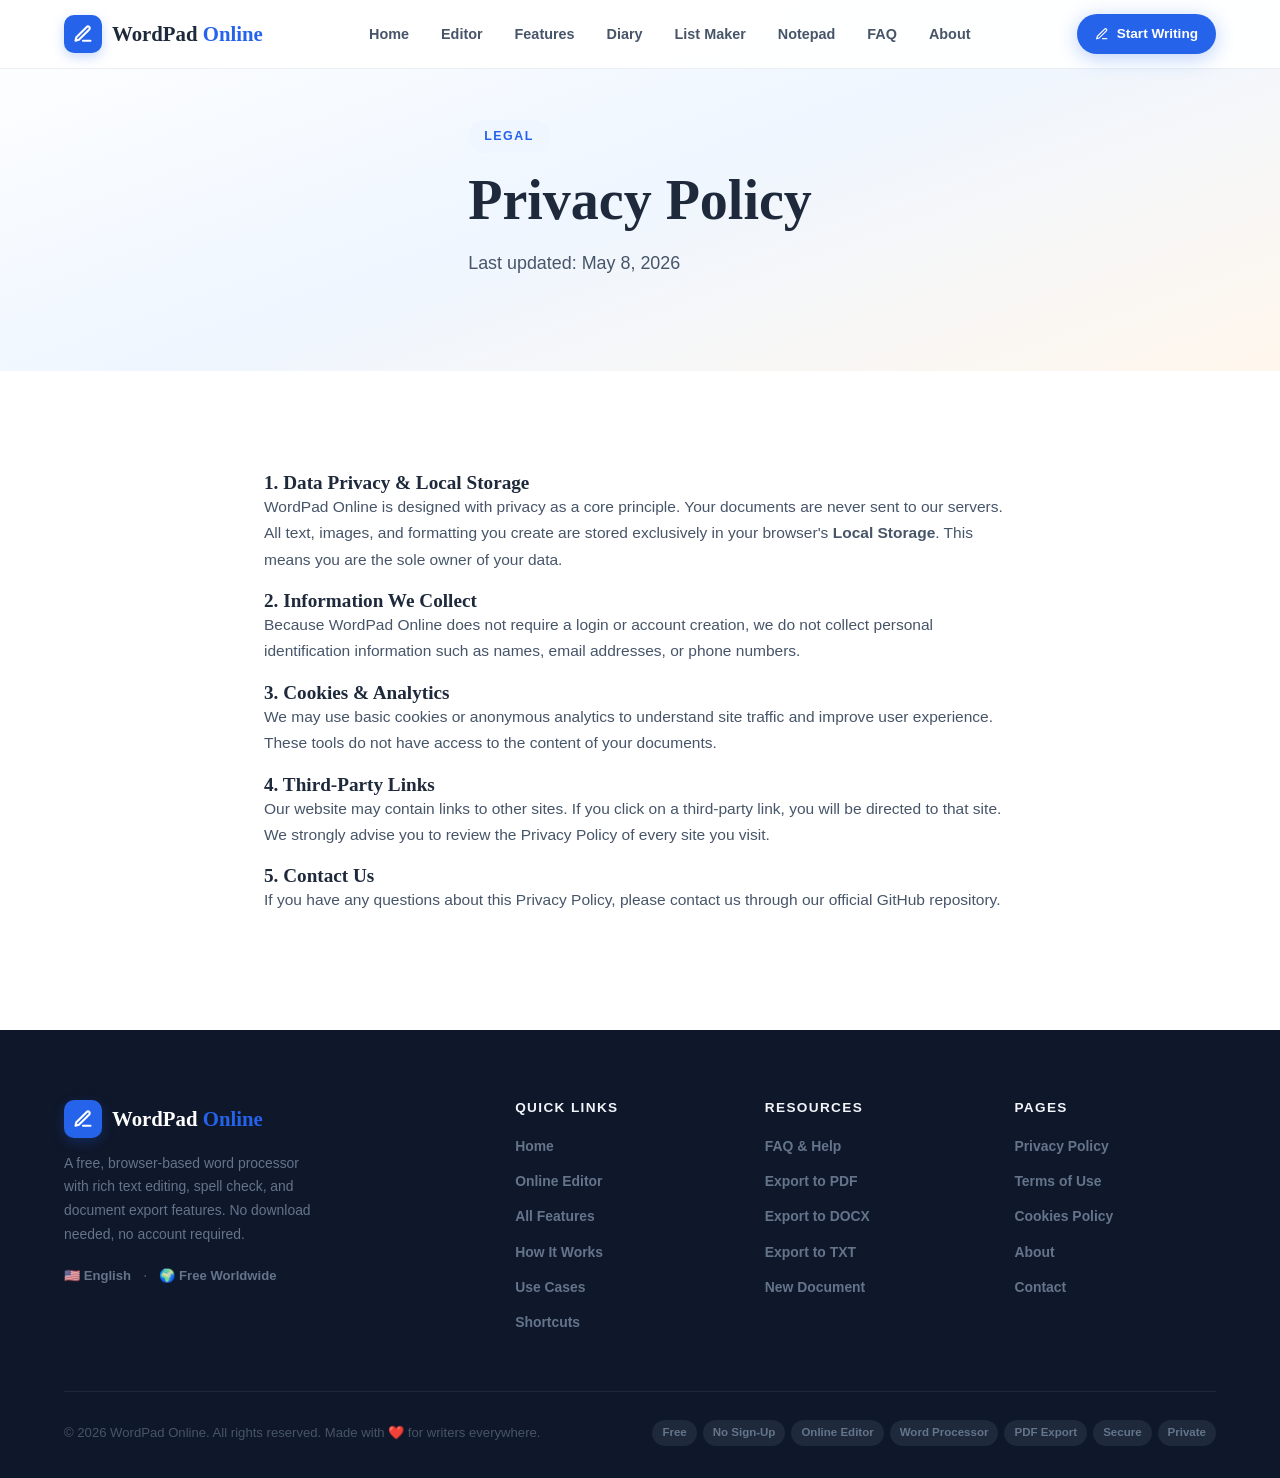
<file: privacy.html>
<!DOCTYPE html>
<html lang="en">
<head>
  <meta charset="UTF-8" />
  <meta name="viewport" content="width=device-width, initial-scale=1.0" />
  <title>Privacy Policy - WordPad Online</title>
  <link rel="stylesheet" href="style.css" />
  <link rel="icon" type="image/png" sizes="32x32" href="/favicon.png">
  <script type="application/ld+json">
  {
    "@context": "https://schema.org",
    "@type": "WebPage",
    "name": "Privacy Policy",
    "url": "https://wordpadonline.github.io/privacy.html"
  }
  </script>
</head>
<body>
  <div id="header-root"></div>

  <section class="hero" style="min-height: auto; padding: 120px 0 60px;">
    <div class="container">
      <div class="section-label">Legal</div>
      <h1 class="section-title">Privacy Policy</h1>
      <p class="hero-desc">Last updated: May 8, 2026</p>
    </div>
  </section>

  <section class="features-section">
    <div class="container" style="max-width: 800px;">
      <div class="about-text">
        <h3>1. Data Privacy & Local Storage</h3>
        <p>WordPad Online is designed with privacy as a core principle. Your documents are never sent to our servers. All text, images, and formatting you create are stored exclusively in your browser's <strong>Local Storage</strong>. This means you are the sole owner of your data.</p>

        <h3>2. Information We Collect</h3>
        <p>Because WordPad Online does not require a login or account creation, we do not collect personal identification information such as names, email addresses, or phone numbers.</p>
        
        <h3>3. Cookies & Analytics</h3>
        <p>We may use basic cookies or anonymous analytics to understand site traffic and improve user experience. These tools do not have access to the content of your documents.</p>

        <h3>4. Third-Party Links</h3>
        <p>Our website may contain links to other sites. If you click on a third-party link, you will be directed to that site. We strongly advise you to review the Privacy Policy of every site you visit.</p>

        <h3>5. Contact Us</h3>
        <p>If you have any questions about this Privacy Policy, please contact us through our official GitHub repository.</p>
      </div>
    </div>
  </section>

  <div id="footer-root"></div>

  <script src="header.js"></script>
  <script src="footer.js"></script>
  <script src="main.js"></script>
</body>
</html>
</file>
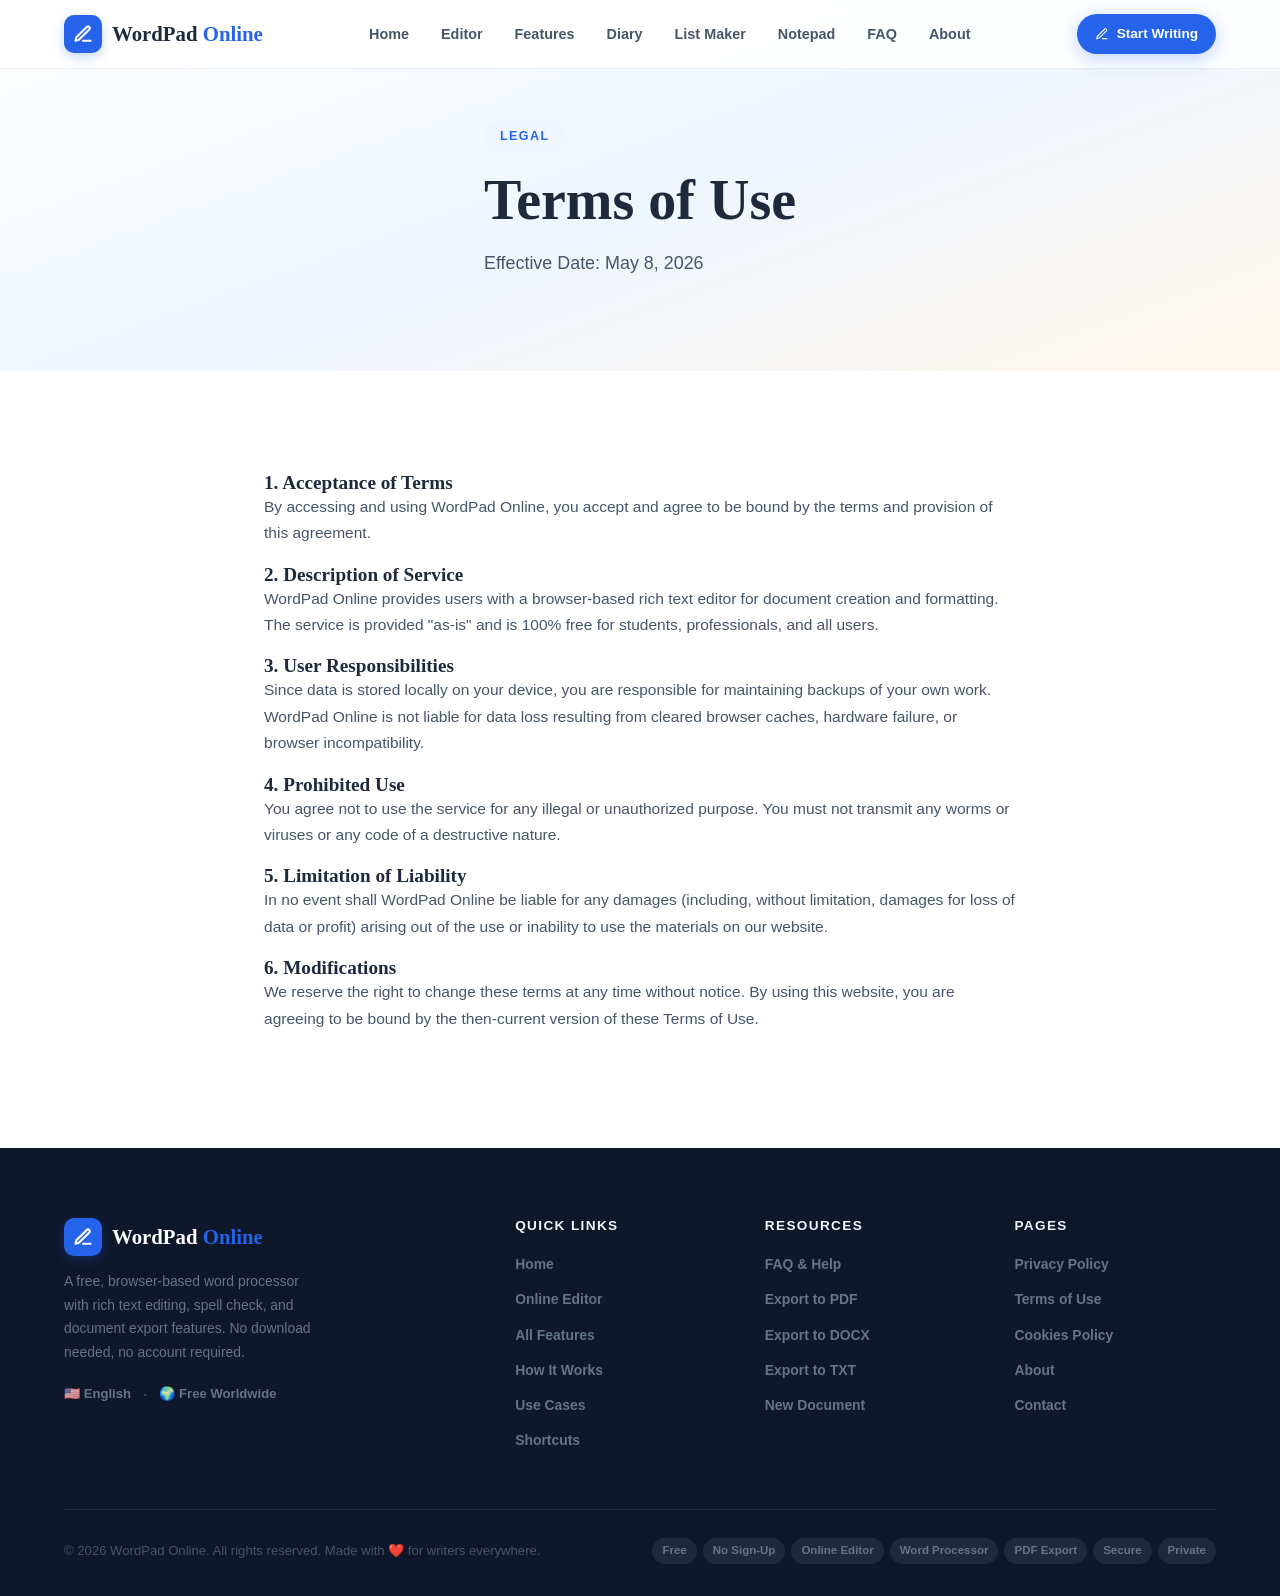
<file: terms.html>
<!DOCTYPE html>
<html lang="en">
<head>
  <meta charset="UTF-8" />
  <meta name="viewport" content="width=device-width, initial-scale=1.0" />
  <title>Terms of Use - WordPad Online</title>
  <link rel="stylesheet" href="style.css" />
  <link rel="icon" type="image/png" sizes="32x32" href="/favicon.png">
  <script type="application/ld+json">
  {
    "@context": "https://schema.org",
    "@type": "WebPage",
    "name": "Terms of Use",
    "url": "https://wordpadonline.github.io/terms.html"
  }
  </script>
</head>
<body>
  <div id="header-root"></div>

  <section class="hero" style="min-height: auto; padding: 120px 0 60px;">
    <div class="container">
      <div class="section-label">Legal</div>
      <h1 class="section-title">Terms of Use</h1>
      <p class="hero-desc">Effective Date: May 8, 2026</p>
    </div>
  </section>

  <section class="features-section">
    <div class="container" style="max-width: 800px;">
      <div class="about-text">
        <h3>1. Acceptance of Terms</h3>
        <p>By accessing and using WordPad Online, you accept and agree to be bound by the terms and provision of this agreement.</p>

        <h3>2. Description of Service</h3>
        <p>WordPad Online provides users with a browser-based rich text editor for document creation and formatting. The service is provided "as-is" and is 100% free for students, professionals, and all users.</p>

        <h3>3. User Responsibilities</h3>
        <p>Since data is stored locally on your device, you are responsible for maintaining backups of your own work. WordPad Online is not liable for data loss resulting from cleared browser caches, hardware failure, or browser incompatibility.</p>

        <h3>4. Prohibited Use</h3>
        <p>You agree not to use the service for any illegal or unauthorized purpose. You must not transmit any worms or viruses or any code of a destructive nature.</p>

        <h3>5. Limitation of Liability</h3>
        <p>In no event shall WordPad Online be liable for any damages (including, without limitation, damages for loss of data or profit) arising out of the use or inability to use the materials on our website.</p>

        <h3>6. Modifications</h3>
        <p>We reserve the right to change these terms at any time without notice. By using this website, you are agreeing to be bound by the then-current version of these Terms of Use.</p>
      </div>
    </div>
  </section>

  <div id="footer-root"></div>

  <script src="header.js"></script>
  <script src="footer.js"></script>
  <script src="main.js"></script>
</body>
</html>
</file>
<file: style.css>
/* ============================================
   WordPad Online — Main Stylesheet
   Educational Theme · Light · Animated
   ============================================ */

:root {
  --primary: #2563eb;
  --primary-dark: #1d4ed8;
  --primary-light: #eff6ff;
  --accent: #f59e0b;
  --accent-light: #fffbeb;
  --success: #10b981;
  --danger: #ef4444;
  --text-dark: #1e293b;
  --text-mid: #475569;
  --text-light: #94a3b8;
  --border: #e2e8f0;
  --bg-page: #f8fafc;
  --bg-white: #ffffff;
  --shadow-sm: 0 1px 3px rgba(0,0,0,0.08);
  --shadow-md: 0 4px 16px rgba(0,0,0,0.10);
  --shadow-lg: 0 12px 40px rgba(37,99,235,0.12);
  --radius: 14px;
  --radius-sm: 8px;
  --font-display: 'Playfair Display', Georgia, serif;
  --font-body: 'Nunito', 'Segoe UI', sans-serif;
  --font-mono: 'JetBrains Mono', monospace;
  --transition: 0.25s cubic-bezier(0.4,0,0.2,1);
}

*, *::before, *::after { box-sizing: border-box; margin: 0; padding: 0; }

html { scroll-behavior: smooth; font-size: 16px; }

body {
  font-family: var(--font-body);
  background: var(--bg-page);
  color: var(--text-dark);
  line-height: 1.7;
  overflow-x: hidden;
}

/* ====== TYPOGRAPHY ====== */
h1, h2, h3, h4 { font-family: var(--font-display); line-height: 1.2; }
h1 { font-size: clamp(2rem, 5vw, 3.5rem); font-weight: 900; }
h2 { font-size: clamp(1.6rem, 3.5vw, 2.6rem); font-weight: 700; }
h3 { font-size: 1.2rem; font-weight: 700; }

a { color: var(--primary); text-decoration: none; }
a:hover { text-decoration: underline; }

p { color: var(--text-mid); }

/* ====== CONTAINER ====== */
.container {
  max-width: 1200px;
  margin: 0 auto;
  padding: 0 24px;
}

/* ====== BUTTONS ====== */
.btn {
  display: inline-flex;
  align-items: center;
  gap: 8px;
  padding: 14px 28px;
  border-radius: 50px;
  font-family: var(--font-body);
  font-weight: 700;
  font-size: 0.95rem;
  cursor: pointer;
  border: none;
  transition: all var(--transition);
  text-decoration: none;
  white-space: nowrap;
}
.btn-primary {
  background: var(--primary);
  color: #fff;
  box-shadow: 0 4px 20px rgba(37,99,235,0.30);
}
.btn-primary:hover {
  background: var(--primary-dark);
  transform: translateY(-2px);
  box-shadow: 0 8px 28px rgba(37,99,235,0.40);
  text-decoration: none;
  color: #fff;
}
.btn-outline {
  background: transparent;
  color: var(--primary);
  border: 2px solid var(--primary);
}
.btn-outline:hover {
  background: var(--primary-light);
  text-decoration: none;
}
.btn-white {
  background: #fff;
  color: var(--primary);
  box-shadow: var(--shadow-md);
}
.btn-white:hover {
  transform: translateY(-2px);
  text-decoration: none;
  color: var(--primary-dark);
}
.btn-sm { padding: 8px 18px; font-size: 0.85rem; }

/* ====== SECTION LABELS ====== */
.section-label {
  display: inline-block;
  background: var(--primary-light);
  color: var(--primary);
  font-size: 0.78rem;
  font-weight: 800;
  text-transform: uppercase;
  letter-spacing: 0.12em;
  padding: 6px 16px;
  border-radius: 50px;
  margin-bottom: 14px;
}
.section-title {
  margin-bottom: 14px;
  color: var(--text-dark);
}
.section-sub {
  font-size: 1.08rem;
  color: var(--text-mid);
  max-width: 600px;
  margin-bottom: 52px;
}

/* ====== ANIMATIONS ====== */
@keyframes fadeUp {
  from { opacity: 0; transform: translateY(32px); }
  to { opacity: 1; transform: translateY(0); }
}
@keyframes slideRight {
  from { opacity: 0; transform: translateX(60px); }
  to { opacity: 1; transform: translateX(0); }
}
@keyframes float {
  0%,100% { transform: translateY(0px); }
  50% { transform: translateY(-12px); }
}
@keyframes pulse-ring {
  0% { transform: scale(0.9); opacity: 0.8; }
  100% { transform: scale(1.4); opacity: 0; }
}
@keyframes blink {
  0%,100% { opacity: 1; }
  50% { opacity: 0; }
}
@keyframes typing {
  from { width: 0; }
  to { width: 100%; }
}
@keyframes slideDown {
  from { opacity: 0; transform: translateY(-10px); }
  to { opacity: 1; transform: translateY(0); }
}
@keyframes blobMove {
  0%,100% { transform: translate(0,0) scale(1); }
  33% { transform: translate(30px,-30px) scale(1.05); }
  66% { transform: translate(-20px,20px) scale(0.95); }
}
@keyframes cardReveal {
  from { opacity: 0; transform: translateY(40px) scale(0.96); }
  to { opacity: 1; transform: translateY(0) scale(1); }
}
@keyframes connectorGrow {
  from { width: 0; }
  to { width: 100%; }
}
@keyframes toastIn {
  from { opacity: 0; transform: translateY(20px) scale(0.95); }
  to { opacity: 1; transform: translateY(0) scale(1); }
}

.animate-fade-up { animation: fadeUp 0.7s ease both; }
.animate-slide-right { animation: slideRight 0.8s ease both; }
.delay-1 { animation-delay: 0.1s; }
.delay-2 { animation-delay: 0.2s; }
.delay-3 { animation-delay: 0.3s; }
.delay-4 { animation-delay: 0.45s; }

/* ====== HEADER ====== */
.site-header {
  position: fixed;
  top: 0; left: 0; right: 0;
  z-index: 1000;
  background: rgba(255,255,255,0.92);
  backdrop-filter: blur(16px);
  border-bottom: 1px solid rgba(226,232,240,0.7);
  transition: box-shadow var(--transition);
}
.site-header.scrolled { box-shadow: var(--shadow-md); }
.header-inner {
  display: flex;
  align-items: center;
  justify-content: space-between;
  padding: 0 24px;
  height: 68px;
  max-width: 1200px;
  margin: 0 auto;
}
.logo {
  display: flex;
  align-items: center;
  gap: 10px;
  font-family: var(--font-display);
  font-weight: 900;
  font-size: 1.3rem;
  color: var(--text-dark);
  text-decoration: none;
}
.logo-icon {
  width: 38px; height: 38px;
  background: var(--primary);
  border-radius: 10px;
  display: flex; align-items: center; justify-content: center;
  color: #fff;
  font-size: 1.1rem;
  box-shadow: 0 4px 12px rgba(37,99,235,0.25);
  flex-shrink: 0;
}
.logo span.accent { color: var(--primary); }
.nav-links {
  display: flex;
  align-items: center;
  gap: 4px;
  list-style: none;
}
.nav-links a {
  padding: 8px 14px;
  border-radius: 8px;
  color: var(--text-mid);
  font-weight: 600;
  font-size: 0.9rem;
  transition: all var(--transition);
  text-decoration: none;
}
.nav-links a:hover { background: var(--primary-light); color: var(--primary); }
.header-cta {
  display: flex;
  align-items: center;
  gap: 10px;
}
.hamburger {
  display: none;
  background: none;
  border: none;
  cursor: pointer;
  padding: 8px;
  flex-direction: column;
  gap: 5px;
}
.hamburger span {
  display: block;
  width: 22px; height: 2px;
  background: var(--text-dark);
  border-radius: 2px;
  transition: all 0.3s;
}
.mobile-menu {
  display: none;
  position: fixed;
  top: 68px; left: 0; right: 0;
  background: #fff;
  border-bottom: 1px solid var(--border);
  padding: 16px 24px;
  box-shadow: var(--shadow-md);
  z-index: 999;
  animation: slideDown 0.2s ease;
}
.mobile-menu.open { display: block; }
.mobile-menu a {
  display: block;
  padding: 12px 0;
  border-bottom: 1px solid var(--border);
  color: var(--text-dark);
  font-weight: 600;
  text-decoration: none;
}
.mobile-menu a:last-child { border-bottom: none; }

/* ====== HERO ====== */
.hero {
  position: relative;
  padding: 140px 0 0;
  overflow: hidden;
  background: linear-gradient(160deg, #ffffff 0%, #eff6ff 50%, #fff7ed 100%);
  min-height: 92vh;
  display: flex;
  align-items: center;
}
.hero-bg {
  position: absolute;
  inset: 0;
  pointer-events: none;
  overflow: hidden;
}
.hero-blob {
  position: absolute;
  border-radius: 50%;
  filter: blur(60px);
  opacity: 0.18;
  animation: blobMove 12s ease-in-out infinite;
}
.blob-1 {
  width: 520px; height: 520px;
  background: radial-gradient(circle, #2563eb, #7c3aed);
  top: -120px; right: -60px;
  animation-delay: 0s;
}
.blob-2 {
  width: 380px; height: 380px;
  background: radial-gradient(circle, #f59e0b, #ef4444);
  bottom: 0; left: -100px;
  animation-delay: 4s;
}
.blob-3 {
  width: 280px; height: 280px;
  background: radial-gradient(circle, #10b981, #2563eb);
  top: 50%; left: 40%;
  animation-delay: 8s;
}
.notebook-lines {
  position: absolute;
  inset: 0;
  background-image: repeating-linear-gradient(
    transparent,
    transparent 31px,
    rgba(37,99,235,0.05) 31px,
    rgba(37,99,235,0.05) 32px
  );
}
.hero-inner {
  display: grid;
  grid-template-columns: 1fr 1fr;
  gap: 60px;
  align-items: center;
  padding-bottom: 80px;
  position: relative;
  z-index: 2;
}
.hero-badge {
  display: inline-flex;
  align-items: center;
  gap: 8px;
  background: #fff;
  border: 1.5px solid var(--border);
  color: var(--text-mid);
  font-size: 0.82rem;
  font-weight: 700;
  padding: 6px 16px;
  border-radius: 50px;
  margin-bottom: 20px;
  box-shadow: var(--shadow-sm);
}
.badge-dot {
  width: 8px; height: 8px;
  background: var(--success);
  border-radius: 50%;
  position: relative;
}
.badge-dot::after {
  content: '';
  position: absolute;
  inset: -3px;
  background: var(--success);
  border-radius: 50%;
  opacity: 0.3;
  animation: pulse-ring 1.5s ease-out infinite;
}
.hero-title {
  margin-bottom: 20px;
  color: var(--text-dark);
}
.highlight-text {
  background: linear-gradient(135deg, var(--primary), #7c3aed);
  -webkit-background-clip: text;
  -webkit-text-fill-color: transparent;
  background-clip: text;
  position: relative;
}
.hero-desc {
  font-size: 1.12rem;
  color: var(--text-mid);
  margin-bottom: 32px;
  max-width: 480px;
}
.hero-cta {
  display: flex;
  gap: 14px;
  flex-wrap: wrap;
  margin-bottom: 36px;
}
.hero-stats {
  display: flex;
  align-items: center;
  gap: 20px;
}
.stat { text-align: center; }
.stat strong {
  display: block;
  font-size: 1.5rem;
  font-weight: 900;
  color: var(--text-dark);
  font-family: var(--font-display);
}
.stat span {
  font-size: 0.78rem;
  color: var(--text-light);
  font-weight: 600;
  text-transform: uppercase;
  letter-spacing: 0.05em;
}
.stat-divider { width: 1px; height: 36px; background: var(--border); }

/* EDITOR PREVIEW CARD */
.hero-visual { position: relative; }
.editor-preview-card {
  background: #fff;
  border-radius: 18px;
  box-shadow: 0 20px 60px rgba(37,99,235,0.14), 0 2px 8px rgba(0,0,0,0.06);
  overflow: hidden;
  border: 1px solid var(--border);
  animation: float 6s ease-in-out infinite;
  animation-delay: 1s;
}
.preview-header {
  background: #f1f5f9;
  padding: 12px 16px;
  display: flex;
  align-items: center;
  gap: 12px;
  border-bottom: 1px solid var(--border);
}
.preview-dots { display: flex; gap: 6px; }
.dot { width: 10px; height: 10px; border-radius: 50%; }
.dot.red { background: #ef4444; }
.dot.yellow { background: #f59e0b; }
.dot.green { background: #10b981; }
.preview-title-bar { flex: 1; font-size: 0.8rem; font-weight: 600; color: var(--text-mid); text-align: center; }
.preview-actions { display: flex; gap: 8px; font-size: 1rem; }
.action-icon { cursor: pointer; opacity: 0.6; transition: opacity 0.2s; }
.action-icon:hover { opacity: 1; }
.preview-toolbar {
  display: flex;
  align-items: center;
  gap: 4px;
  padding: 10px 16px;
  background: #f8fafc;
  border-bottom: 1px solid var(--border);
  flex-wrap: wrap;
}
.tb-btn {
  padding: 4px 8px;
  border-radius: 5px;
  font-size: 0.8rem;
  font-weight: 700;
  cursor: pointer;
  color: var(--text-mid);
  transition: all 0.15s;
  user-select: none;
}
.tb-btn:hover, .tb-btn.active { background: var(--primary); color: #fff; }
.tb-sep { width: 1px; height: 18px; background: var(--border); margin: 0 2px; }
.font-btn { font-size: 0.75rem; font-family: var(--font-body); font-weight: 600; }
.preview-content { padding: 20px 24px 24px; min-height: 160px; position: relative; }
.preview-line { border-radius: 4px; margin-bottom: 8px; }
.title-line {
  height: 18px;
  background: linear-gradient(90deg, var(--primary) 0%, #7c3aed 100%);
  border-radius: 4px;
  width: 0;
  overflow: hidden;
  white-space: nowrap;
  font-size: 0; /* hide actual text, use as visual */
}
.typing-anim { animation: typing 2s steps(30,end) 0.5s forwards; }
.sub-line { height: 10px; background: #94a3b8; width: 55%; opacity: 0.4; margin-bottom: 16px; }
.body-line { height: 8px; background: #e2e8f0; width: 100%; }
.body-line.short { width: 60%; }
.body-line.medium { width: 80%; }
.preview-cursor {
  display: inline-block;
  width: 2px; height: 16px;
  background: var(--primary);
  border-radius: 2px;
  animation: blink 1s step-end infinite;
  margin-top: 4px;
}
.floating-chip {
  position: absolute;
  background: #fff;
  border: 1.5px solid var(--border);
  border-radius: 50px;
  padding: 7px 14px;
  font-size: 0.8rem;
  font-weight: 700;
  box-shadow: var(--shadow-md);
  white-space: nowrap;
}
.chip-1 { top: -10px; right: -20px; animation: float 5s ease-in-out infinite; }
.chip-2 { bottom: 60px; right: -30px; animation: float 7s ease-in-out infinite 1s; }
.chip-3 { bottom: -10px; left: -10px; animation: float 6s ease-in-out infinite 2s; }
.hero-wave {
  position: absolute;
  bottom: -2px; left: 0; right: 0;
}
.hero-wave svg { width: 100%; display: block; }

/* ====== EDITOR SECTION ====== */
.editor-section {
  background: #f0f7ff;
  padding: 80px 0;
}
.editor-section .section-title,
.editor-section .section-sub { text-align: center; }
.editor-section .section-label { display: block; text-align: center; }
.editor-section .section-sub { margin: 0 auto 40px; }

/* ====== FEATURES ====== */
.features-section {
  padding: 100px 0;
  background: var(--bg-white);
}
.features-grid {
  display: grid;
  grid-template-columns: repeat(4, 1fr);
  gap: 22px;
}
.feature-card {
  background: #fff;
  border: 1.5px solid var(--border);
  border-radius: var(--radius);
  padding: 28px 22px;
  transition: all var(--transition);
  animation: cardReveal 0.6s ease both;
  animation-delay: var(--delay);
  cursor: default;
}
.feature-card:hover {
  box-shadow: var(--shadow-lg);
  transform: translateY(-6px);
  border-color: var(--primary);
}
.feature-icon {
  width: 52px; height: 52px;
  background: var(--ic, var(--primary-light));
  border-radius: 12px;
  display: flex; align-items: center; justify-content: center;
  font-size: 1.5rem;
  margin-bottom: 16px;
}
.feature-card h3 { font-size: 1rem; margin-bottom: 8px; color: var(--text-dark); }
.feature-card p { font-size: 0.87rem; color: var(--text-mid); line-height: 1.6; }

/* ====== HOW IT WORKS ====== */
.how-section {
  padding: 100px 0;
  background: linear-gradient(180deg, #f0f7ff 0%, #fff 100%);
}
.steps-row {
  display: flex;
  align-items: center;
  gap: 0;
}
.step-card {
  flex: 1;
  background: #fff;
  border: 1.5px solid var(--border);
  border-radius: var(--radius);
  padding: 36px 28px;
  position: relative;
  transition: all var(--transition);
}
.step-card:hover { box-shadow: var(--shadow-lg); transform: translateY(-4px); }
.step-num {
  font-family: var(--font-display);
  font-size: 3rem;
  font-weight: 900;
  color: var(--primary-light);
  line-height: 1;
  margin-bottom: 8px;
  -webkit-text-stroke: 2px var(--primary);
}
.step-icon { font-size: 2rem; margin-bottom: 12px; display: block; }
.step-card h3 { font-size: 1.1rem; margin-bottom: 10px; color: var(--text-dark); }
.step-card p { font-size: 0.87rem; color: var(--text-mid); }
.step-connector {
  display: flex;
  flex-direction: column;
  align-items: center;
  width: 60px;
  flex-shrink: 0;
}
.connector-line {
  height: 2px;
  width: 100%;
  background: repeating-linear-gradient(90deg, var(--primary) 0, var(--primary) 6px, transparent 6px, transparent 12px);
}
.connector-arrow { color: var(--primary); font-size: 1.3rem; margin-top: 4px; }

/* ====== USE CASES ====== */
.usecases-section {
  padding: 100px 0;
  background: var(--bg-white);
}
.usecases-grid {
  display: grid;
  grid-template-columns: repeat(4, 1fr);
  gap: 24px;
}
.usecase-card {
  padding: 32px 24px;
  border-radius: var(--radius);
  border: 1.5px solid var(--border);
  transition: all var(--transition);
}
.usecase-card:hover { transform: translateY(-4px); box-shadow: var(--shadow-lg); }
.uc-emoji { font-size: 2.2rem; margin-bottom: 14px; display: block; }
.usecase-card h3 { font-size: 1.1rem; margin-bottom: 8px; }
.usecase-card p { font-size: 0.86rem; color: var(--text-mid); margin-bottom: 16px; }
.usecase-card ul { list-style: none; }
.usecase-card li {
  font-size: 0.82rem;
  color: var(--text-mid);
  padding: 4px 0;
  padding-left: 18px;
  position: relative;
  font-weight: 600;
}
.usecase-card li::before { content: '→'; position: absolute; left: 0; color: var(--primary); font-weight: 700; }
.uc-students { background: linear-gradient(135deg, #eff6ff 0%, #fff 100%); }
.uc-professionals { background: linear-gradient(135deg, #fff7ed 0%, #fff 100%); }
.uc-writers { background: linear-gradient(135deg, #f0fdf4 0%, #fff 100%); }
.uc-teachers { background: linear-gradient(135deg, #fdf4ff 0%, #fff 100%); }

/* ====== SHORTCUTS ====== */
.shortcuts-section {
  padding: 100px 0;
  background: linear-gradient(180deg, #f8fafc 0%, #fff 100%);
}
.shortcuts-grid {
  display: grid;
  grid-template-columns: repeat(4, 1fr);
  gap: 28px;
}
.shortcut-group {
  background: #fff;
  border: 1.5px solid var(--border);
  border-radius: var(--radius);
  padding: 24px;
}
.shortcut-group h4 {
  font-size: 0.85rem;
  font-weight: 800;
  text-transform: uppercase;
  letter-spacing: 0.1em;
  color: var(--primary);
  margin-bottom: 16px;
  padding-bottom: 10px;
  border-bottom: 1.5px solid var(--border);
}
.shortcut-row {
  display: flex;
  align-items: center;
  gap: 6px;
  padding: 8px 0;
  border-bottom: 1px solid #f1f5f9;
  font-size: 0.85rem;
}
.shortcut-row:last-child { border-bottom: none; }
.shortcut-row span { margin-left: auto; color: var(--text-mid); font-weight: 600; }
kbd {
  background: #f1f5f9;
  border: 1.5px solid #cbd5e1;
  border-bottom-width: 3px;
  border-radius: 5px;
  padding: 2px 7px;
  font-family: var(--font-mono);
  font-size: 0.75rem;
  font-weight: 600;
  color: var(--text-dark);
}

/* ====== FAQ ====== */
.faq-section {
  padding: 100px 0;
  background: var(--bg-white);
}
.faq-section .section-sub { margin-bottom: 40px; }
.faq-list { max-width: 800px; margin: 0 auto; }
.faq-item {
  border: 1.5px solid var(--border);
  border-radius: var(--radius-sm);
  margin-bottom: 12px;
  overflow: hidden;
  transition: box-shadow var(--transition);
}
.faq-item:hover { box-shadow: var(--shadow-sm); }
.faq-question {
  width: 100%;
  display: flex;
  justify-content: space-between;
  align-items: center;
  padding: 20px 22px;
  background: none;
  border: none;
  cursor: pointer;
  font-family: var(--font-body);
  font-weight: 700;
  font-size: 0.97rem;
  color: var(--text-dark);
  text-align: left;
  transition: background var(--transition);
}
.faq-question:hover { background: var(--primary-light); }
.faq-icon {
  font-size: 1.3rem;
  font-weight: 700;
  color: var(--primary);
  transition: transform 0.25s;
  flex-shrink: 0;
  margin-left: 16px;
}
.faq-question[aria-expanded="true"] .faq-icon { transform: rotate(45deg); }
.faq-answer {
  display: none;
  padding: 0 22px 20px;
  color: var(--text-mid);
  font-size: 0.92rem;
}
.faq-answer.open { display: block; animation: slideDown 0.25s ease; }

/* ====== ABOUT ====== */
.about-section {
  padding: 100px 0;
  background: linear-gradient(160deg, #eff6ff 0%, #fff 60%, #fff7ed 100%);
}
.about-inner {
  display: grid;
  grid-template-columns: 1fr 0.8fr;
  gap: 70px;
  align-items: center;
}
.about-text .section-title { margin-bottom: 18px; }
.about-text p { margin-bottom: 16px; font-size: 0.97rem; }
.about-pillars { display: flex; flex-direction: column; gap: 16px; margin-top: 28px; }
.pillar {
  display: flex;
  align-items: flex-start;
  gap: 14px;
  padding: 16px 18px;
  background: #fff;
  border: 1.5px solid var(--border);
  border-radius: var(--radius-sm);
  transition: box-shadow var(--transition);
}
.pillar:hover { box-shadow: var(--shadow-md); }
.pillar-icon { font-size: 1.5rem; flex-shrink: 0; }
.pillar strong { display: block; font-size: 0.92rem; color: var(--text-dark); margin-bottom: 2px; }
.pillar p { font-size: 0.83rem; color: var(--text-mid); margin: 0; }
.about-card-stack { position: relative; width: 280px; height: 340px; margin: 0 auto; }
.about-doc-card {
  position: absolute;
  width: 240px;
  background: #fff;
  border: 1.5px solid var(--border);
  border-radius: var(--radius);
  box-shadow: var(--shadow-md);
}
.card-back { top: 24px; left: 24px; height: 280px; background: #e8f4ff; transform: rotate(6deg); }
.card-mid { top: 12px; left: 12px; height: 290px; background: #fff3e0; transform: rotate(2deg); }
.card-front {
  top: 0; left: 0;
  height: 300px;
  padding: 20px;
  animation: float 7s ease-in-out infinite;
}
.adc-header { display: flex; align-items: center; gap: 8px; margin-bottom: 16px; }
.adc-icon { font-size: 1.2rem; }
.adc-name { font-size: 0.82rem; font-weight: 700; color: var(--text-mid); }
.adc-lines { display: flex; flex-direction: column; gap: 8px; flex: 1; }
.adc-line { height: 8px; background: #e2e8f0; border-radius: 4px; }
.adc-line.full { width: 100%; }
.adc-line.half { width: 50%; }
.adc-line.three-quarters { width: 75%; }
.adc-footer { display: flex; gap: 6px; margin-top: 16px; }
.adc-badge {
  padding: 3px 10px;
  background: var(--primary-light);
  color: var(--primary);
  border-radius: 50px;
  font-size: 0.7rem;
  font-weight: 800;
}

/* ====== CTA ====== */
.cta-section {
  padding: 80px 0;
  background: #f0f7ff;
}
.cta-inner {
  background: linear-gradient(135deg, var(--primary) 0%, #7c3aed 100%);
  border-radius: 24px;
  padding: 60px 48px;
  text-align: center;
  position: relative;
  overflow: hidden;
  box-shadow: 0 24px 60px rgba(37,99,235,0.25);
}
.cta-bg-shape {
  position: absolute;
  top: -80px; right: -80px;
  width: 320px; height: 320px;
  background: rgba(255,255,255,0.06);
  border-radius: 50%;
}
.cta-content { position: relative; z-index: 1; }
.cta-content h2 { color: #fff; font-size: clamp(1.6rem, 3vw, 2.4rem); margin-bottom: 14px; }
.cta-content p { color: rgba(255,255,255,0.8); font-size: 1.05rem; margin-bottom: 32px; max-width: 500px; margin-left: auto; margin-right: auto; }

/* ====== FOOTER ====== */
.site-footer {
  background: #0f172a;
  color: #94a3b8;
  padding: 70px 0 32px;
}
.footer-grid {
  display: grid;
  grid-template-columns: 2fr 1fr 1fr 1fr;
  gap: 48px;
  margin-bottom: 48px;
}
.footer-brand .logo { color: #fff; margin-bottom: 14px; display: flex; }
.footer-brand p { font-size: 0.87rem; color: #64748b; line-height: 1.7; max-width: 260px; }
.footer-col h4 {
  color: #f1f5f9;
  font-size: 0.85rem;
  font-weight: 800;
  text-transform: uppercase;
  letter-spacing: 0.1em;
  margin-bottom: 16px;
  font-family: var(--font-body);
}
.footer-col ul { list-style: none; }
.footer-col li { margin-bottom: 8px; }
.footer-col a {
  color: #64748b;
  font-size: 0.87rem;
  font-weight: 600;
  transition: color var(--transition);
  text-decoration: none;
}
.footer-col a:hover { color: #fff; }
.footer-bottom {
  border-top: 1px solid #1e293b;
  padding-top: 28px;
  display: flex;
  justify-content: space-between;
  align-items: center;
  flex-wrap: wrap;
  gap: 12px;
}
.footer-bottom p { font-size: 0.82rem; color: #475569; }
.footer-tags { display: flex; flex-wrap: wrap; gap: 6px; }
.footer-tag {
  background: #1e293b;
  color: #64748b;
  padding: 3px 10px;
  border-radius: 50px;
  font-size: 0.72rem;
  font-weight: 600;
}

/* ====== MODALS ====== */
.modal-overlay {
  display: none;
  position: fixed;
  inset: 0;
  background: rgba(0,0,0,0.45);
  z-index: 1100;
}
.modal-overlay.open { display: block; }
.modal {
  display: none;
  position: fixed;
  top: 50%; left: 50%;
  transform: translate(-50%, -50%);
  z-index: 1200;
  width: min(440px, 95vw);
}
.modal.open { display: block; animation: fadeUp 0.25s ease; }
.modal-box {
  background: #fff;
  border-radius: var(--radius);
  box-shadow: 0 24px 60px rgba(0,0,0,0.18);
  overflow: hidden;
}
.modal-header {
  display: flex;
  justify-content: space-between;
  align-items: center;
  padding: 18px 22px;
  border-bottom: 1.5px solid var(--border);
  background: #f8fafc;
}
.modal-header h3 { font-size: 1rem; }
.modal-close {
  background: none;
  border: none;
  cursor: pointer;
  font-size: 1rem;
  color: var(--text-mid);
  padding: 4px 8px;
  border-radius: 6px;
  transition: all 0.15s;
}
.modal-close:hover { background: var(--danger); color: #fff; }
.modal-body { padding: 22px; }
.modal-body label {
  display: block;
  font-size: 0.85rem;
  font-weight: 700;
  color: var(--text-dark);
  margin-bottom: 14px;
}
.modal-body input[type="text"],
.modal-body input[type="url"],
.modal-body input[type="number"],
.modal-body input[type="file"] {
  display: block;
  width: 100%;
  margin-top: 5px;
  padding: 10px 14px;
  border: 1.5px solid var(--border);
  border-radius: var(--radius-sm);
  font-family: var(--font-body);
  font-size: 0.9rem;
  color: var(--text-dark);
  background: #f8fafc;
  transition: border var(--transition);
  outline: none;
}
.modal-body input:focus { border-color: var(--primary); background: #fff; }
.modal-actions { display: flex; gap: 10px; flex-wrap: wrap; margin-top: 4px; }
.modal-note { font-size: 0.8rem; color: var(--text-light); margin: -8px 0 10px; }

/* ====== TOAST ====== */
.toast {
  position: fixed;
  bottom: 28px;
  right: 28px;
  background: #1e293b;
  color: #fff;
  padding: 12px 22px;
  border-radius: 10px;
  font-size: 0.88rem;
  font-weight: 600;
  box-shadow: var(--shadow-lg);
  z-index: 2000;
  opacity: 0;
  pointer-events: none;
  transition: opacity 0.3s;
}
.toast.show { opacity: 1; animation: toastIn 0.3s ease; }

/* ====== SCROLLBAR ====== */
::-webkit-scrollbar { width: 6px; }
::-webkit-scrollbar-track { background: transparent; }
::-webkit-scrollbar-thumb { background: #cbd5e1; border-radius: 10px; }
::-webkit-scrollbar-thumb:hover { background: var(--primary); }

/* ====== RESPONSIVE ====== */
@media (max-width: 1100px) {
  .features-grid { grid-template-columns: repeat(2, 1fr); }
  .usecases-grid { grid-template-columns: repeat(2, 1fr); }
  .shortcuts-grid { grid-template-columns: repeat(2, 1fr); }
  .footer-grid { grid-template-columns: 1fr 1fr; }
}

@media (max-width: 900px) {
  .hero-inner { grid-template-columns: 1fr; gap: 40px; }
  .hero-visual { display: none; }
  .about-inner { grid-template-columns: 1fr; }
  .about-card-stack { display: none; }
  .steps-row { flex-direction: column; gap: 0; }
  .step-connector { transform: rotate(90deg); width: 40px; height: 40px; }
  .connector-line { width: 2px; height: 100%; }
  .nav-links { display: none; }
  .hamburger { display: flex; }
}

@media (max-width: 640px) {
  .features-grid, .usecases-grid, .shortcuts-grid { grid-template-columns: 1fr; }
  .footer-grid { grid-template-columns: 1fr; }
  .hero-cta { flex-direction: column; }
  .hero { padding-top: 100px; }
  .cta-inner { padding: 40px 24px; }
  .hero-stats { gap: 12px; }
  .stat strong { font-size: 1.2rem; }
  .header-cta .btn { display: none; }
}
</file>
<file: editor.css>
/* ============================================
   WordPad Online — Editor Stylesheet
   Rich Text Editor · Toolbar · Responsive
   ============================================ */

/* ====== EDITOR CONTAINER ====== */
.editor-container {
  background: #fff;
  border-radius: 14px;
  box-shadow: 0 4px 24px rgba(0, 0, 0, 0.08), 0 1px 4px rgba(0, 0, 0, 0.04);
  overflow: hidden;
  border: 1.5px solid #e2e8f0;
  transition: box-shadow 0.3s ease;
  display: flex;
  flex-direction: column;
}

.editor-container:focus-within {
  box-shadow: 0 8px 32px rgba(37, 99, 235, 0.12), 0 2px 8px rgba(0, 0, 0, 0.06);
  border-color: #2563eb;
}

/* ====== EDITOR TOOLBAR ====== */
.editor-toolbar {
  display: flex;
  align-items: center;
  gap: 2px;
  padding: 12px 16px;
  background: linear-gradient(180deg, #f8fafc 0%, #f1f5f9 100%);
  border-bottom: 1.5px solid #e2e8f0;
  flex-wrap: wrap;
  flex-shrink: 0;
  min-height: 52px;
  position: relative;
  z-index: 2;
}

.toolbar-group {
  display: flex;
  align-items: center;
  gap: 2px;
}

/* ====== TOOL BUTTONS ====== */
.tool-btn {
  display: flex;
  align-items: center;
  justify-content: center;
  width: 34px;
  height: 34px;
  border: 1.5px solid transparent;
  background: transparent;
  border-radius: 7px;
  cursor: pointer;
  font-size: 13px;
  font-weight: 700;
  color: #475569;
  transition: all 0.18s cubic-bezier(0.4, 0, 0.2, 1);
  font-family: 'Nunito', 'Segoe UI', sans-serif;
  position: relative;
  outline: none;
}

.tool-btn:hover {
  background: #eff6ff;
  color: #2563eb;
  border-color: #bfdbfe;
}

.tool-btn:active {
  transform: scale(0.94);
  background: #dbeafe;
}

.tool-btn.active {
  background: #2563eb;
  color: #fff;
  border-color: #1d4ed8;
  box-shadow: 0 2px 8px rgba(37, 99, 235, 0.25);
}

.tool-btn:focus-visible {
  outline: 2px solid #2563eb;
  outline-offset: 2px;
}

/* Tool button tooltips */
.tool-btn[title]:hover::after {
  content: attr(title);
  position: absolute;
  bottom: -32px;
  left: 50%;
  transform: translateX(-50%);
  background: #1e293b;
  color: #fff;
  padding: 4px 10px;
  border-radius: 6px;
  font-size: 11px;
  font-weight: 600;
  white-space: nowrap;
  pointer-events: none;
  z-index: 100;
  font-family: 'Nunito', sans-serif;
}

/* ====== TOOLBAR SEPARATOR ====== */
.toolbar-separator {
  width: 1.5px;
  height: 26px;
  background: linear-gradient(180deg, transparent 0%, #cbd5e1 20%, #cbd5e1 80%, transparent 100%);
  margin: 0 8px;
  border-radius: 2px;
}

/* ====== TOOL SELECTS ====== */
.tool-select {
  padding: 7px 28px 7px 12px;
  border: 1.5px solid #e2e8f0;
  border-radius: 7px;
  font-size: 12px;
  font-family: 'Nunito', 'Segoe UI', sans-serif;
  font-weight: 600;
  background: #fff;
  background-image: url("data:image/svg+xml,%3Csvg xmlns='http://www.w3.org/2000/svg' width='12' height='12' viewBox='0 0 24 24' fill='none' stroke='%23475569' stroke-width='2'%3E%3Cpolyline points='6 9 12 15 18 9'/%3E%3C/svg%3E");
  background-repeat: no-repeat;
  background-position: right 8px center;
  background-size: 12px;
  color: #334155;
  cursor: pointer;
  outline: none;
  transition: all 0.18s ease;
  appearance: none;
  -webkit-appearance: none;
  -moz-appearance: none;
}

.tool-select:hover {
  border-color: #94a3b8;
  background-color: #f8fafc;
}

.tool-select:focus {
  border-color: #2563eb;
  box-shadow: 0 0 0 3px rgba(37, 99, 235, 0.1);
}

#font-family-select {
  min-width: 140px;
}

#font-size-select {
  min-width: 70px;
}

/* ====== COLOR PICKERS ====== */
.tool-color {
  width: 34px;
  height: 34px;
  border: 1.5px solid #e2e8f0;
  border-radius: 7px;
  cursor: pointer;
  padding: 3px;
  background: #fff;
  transition: all 0.18s ease;
  outline: none;
}

.tool-color:hover {
  border-color: #94a3b8;
  transform: scale(1.05);
}

.tool-color:focus-visible {
  border-color: #2563eb;
  box-shadow: 0 0 0 3px rgba(37, 99, 235, 0.15);
}

.tool-color::-webkit-color-swatch-wrapper {
  padding: 0;
}

.tool-color::-webkit-color-swatch {
  border: none;
  border-radius: 4px;
}

/* ====== EDITOR CONTENT AREA ====== */
.editor-content-area {
  flex: 1;
  min-height: 400px;
  max-height: 60vh;
  overflow-y: auto;
  background: #fff;
  scroll-behavior: smooth;
}

.editor-content-area::-webkit-scrollbar {
  width: 8px;
}

.editor-content-area::-webkit-scrollbar-track {
  background: #f8fafc;
  border-radius: 10px;
}

.editor-content-area::-webkit-scrollbar-thumb {
  background: #cbd5e1;
  border-radius: 10px;
  border: 2px solid #f8fafc;
}

.editor-content-area::-webkit-scrollbar-thumb:hover {
  background: #94a3b8;
}

/* ====== EDITABLE AREA ====== */
.wordpad-editor {
  min-height: 380px;
  padding: 28px 36px;
  outline: none;
  font-family: 'Nunito', 'Segoe UI', system-ui, -apple-system, sans-serif;
  font-size: 15px;
  line-height: 1.8;
  color: #1e293b;
  background: #fff;
  word-wrap: break-word;
  overflow-wrap: break-word;
  caret-color: #2563eb;
}

.wordpad-editor:focus {
  outline: none;
}

/* Placeholder styling */
.wordpad-editor:empty::before {
  content: 'Start typing your document here...';
  color: #94a3b8;
  font-style: italic;
  pointer-events: none;
}

/* Selection styling */
.wordpad-editor ::selection {
  background: #bfdbfe;
  color: #1e293b;
}

.wordpad-editor ::-moz-selection {
  background: #bfdbfe;
  color: #1e293b;
}

/* ====== EDITOR CONTENT STYLES ====== */
.wordpad-editor h1 {
  font-size: 2em;
  margin: 0.67em 0;
  font-family: 'Playfair Display', Georgia, serif;
  font-weight: 900;
  color: #0f172a;
  line-height: 1.3;
}

.wordpad-editor h2 {
  font-size: 1.5em;
  margin: 0.75em 0;
  font-family: 'Playfair Display', Georgia, serif;
  font-weight: 700;
  color: #1e293b;
  line-height: 1.3;
}

.wordpad-editor h3 {
  font-size: 1.17em;
  margin: 0.83em 0;
  font-family: 'Playfair Display', Georgia, serif;
  font-weight: 700;
  color: #334155;
}

.wordpad-editor p {
  margin: 0.6em 0;
  line-height: 1.8;
}

.wordpad-editor ul,
.wordpad-editor ol {
  margin: 0.6em 0;
  padding-left: 2em;
}

.wordpad-editor li {
  margin: 0.3em 0;
  line-height: 1.7;
}

.wordpad-editor ul li {
  list-style-type: disc;
}

.wordpad-editor ul ul li {
  list-style-type: circle;
}

.wordpad-editor ul ul ul li {
  list-style-type: square;
}

.wordpad-editor ol li {
  list-style-type: decimal;
}

.wordpad-editor blockquote {
  margin: 12px 0;
  padding: 12px 20px;
  border-left: 4px solid #2563eb;
  background: #f8fafc;
  color: #475569;
  font-style: italic;
  border-radius: 0 8px 8px 0;
}

/* ====== TABLE STYLES ====== */
.wordpad-editor table {
  margin: 16px 0;
  border-collapse: collapse;
  width: 100%;
  font-size: 14px;
  border-radius: 8px;
  overflow: hidden;
  box-shadow: 0 1px 3px rgba(0, 0, 0, 0.06);
}

.wordpad-editor table td,
.wordpad-editor table th {
  padding: 10px 14px;
  border: 1px solid #e2e8f0;
  text-align: left;
  vertical-align: top;
  min-width: 60px;
}

.wordpad-editor table th {
  background: #f1f5f9;
  font-weight: 700;
  color: #1e293b;
}

.wordpad-editor table td {
  background: #fff;
}

.wordpad-editor table tr:nth-child(even) td {
  background: #f8fafc;
}

.wordpad-editor table tr:hover td {
  background: #eff6ff;
}

/* ====== IMAGE STYLES ====== */
.wordpad-editor img {
  max-width: 100%;
  height: auto;
  margin: 8px 0;
  border-radius: 8px;
  box-shadow: 0 2px 8px rgba(0, 0, 0, 0.08);
  transition: box-shadow 0.2s ease;
}

.wordpad-editor img:hover {
  box-shadow: 0 4px 16px rgba(0, 0, 0, 0.12);
}

/* ====== LINK STYLES ====== */
.wordpad-editor a {
  color: #2563eb;
  text-decoration: underline;
  text-underline-offset: 2px;
  transition: color 0.15s ease;
  cursor: pointer;
}

.wordpad-editor a:hover {
  color: #1d4ed8;
}

.wordpad-editor a:visited {
  color: #7c3aed;
}

/* ====== CODE / PRE STYLES ====== */
.wordpad-editor code {
  background: #f1f5f9;
  padding: 2px 6px;
  border-radius: 4px;
  font-family: 'JetBrains Mono', 'Courier New', monospace;
  font-size: 0.9em;
  color: #e11d48;
}

.wordpad-editor pre {
  background: #1e293b;
  color: #e2e8f0;
  padding: 16px 20px;
  border-radius: 10px;
  overflow-x: auto;
  margin: 12px 0;
  font-family: 'JetBrains Mono', 'Courier New', monospace;
  font-size: 13px;
  line-height: 1.6;
}

.wordpad-editor pre code {
  background: none;
  color: inherit;
  padding: 0;
  font-size: inherit;
}

/* ====== HIGHLIGHT MARK ====== */
.wordpad-editor mark {
  background-color: #fef08a;
  padding: 2px 4px;
  border-radius: 3px;
}

/* ====== EDITOR STATUSBAR ====== */
.editor-statusbar {
  display: flex;
  align-items: center;
  gap: 20px;
  padding: 10px 20px;
  background: linear-gradient(180deg, #f8fafc 0%, #f1f5f9 100%);
  border-top: 1.5px solid #e2e8f0;
  font-size: 12px;
  font-weight: 600;
  color: #64748b;
  min-height: 40px;
  flex-shrink: 0;
}

.editor-statusbar span {
  display: flex;
  align-items: center;
  gap: 4px;
}

/* ====== SAVE STATUS INDICATOR ====== */
.save-status {
  margin-left: auto;
  padding: 4px 12px;
  border-radius: 50px;
  font-size: 11px;
  font-weight: 700;
  letter-spacing: 0.02em;
  transition: all 0.3s ease;
}

.save-status.saved {
  color: #059669;
  background: #ecfdf5;
  border: 1px solid #a7f3d0;
}

.save-status.saving {
  color: #d97706;
  background: #fffbeb;
  border: 1px solid #fde68a;
  animation: pulse-status 1.5s ease-in-out infinite;
}

.save-status.error {
  color: #dc2626;
  background: #fef2f2;
  border: 1px solid #fecaca;
}

@keyframes pulse-status {
  0%, 100% { opacity: 1; }
  50% { opacity: 0.6; }
}

/* ====== EXPORT BUTTONS ROW ====== */
.export-buttons-row {
  display: flex;
  justify-content: center;
  gap: 12px;
  margin-bottom: 20px;
  flex-wrap: wrap;
}

.export-buttons-row .btn {
  padding: 10px 22px;
  font-size: 0.88rem;
  gap: 8px;
  transition: all 0.2s ease;
  background: #fff;
}

.export-buttons-row .btn:hover {
  transform: translateY(-2px);
  box-shadow: 0 4px 12px rgba(0, 0, 0, 0.1);
}

.export-buttons-row .btn svg {
  flex-shrink: 0;
}

/* ====== RESPONSIVE STYLES ====== */
@media (max-width: 1100px) {
  .wordpad-editor {
    padding: 24px 28px;
    font-size: 14px;
  }
  
  .editor-content-area {
    max-height: 55vh;
  }
}

@media (max-width: 900px) {
  .editor-toolbar {
    padding: 10px 12px;
    gap: 1px;
  }
  
  .tool-btn {
    width: 32px;
    height: 32px;
    font-size: 12px;
    border-radius: 6px;
  }
  
  .toolbar-separator {
    margin: 0 4px;
    height: 22px;
  }
  
  .tool-select {
    padding: 6px 24px 6px 10px;
    font-size: 11px;
    background-position: right 6px center;
  }
  
  #font-family-select {
    min-width: 120px;
  }
  
  #font-size-select {
    min-width: 60px;
  }
  
  .tool-color {
    width: 32px;
    height: 32px;
  }
  
  .wordpad-editor {
    padding: 20px 24px;
    min-height: 320px;
    font-size: 14px;
  }
  
  .editor-content-area {
    max-height: 50vh;
  }
  
  .editor-statusbar {
    padding: 8px 16px;
    gap: 14px;
    font-size: 11px;
  }
  
  .export-buttons-row .btn {
    padding: 8px 16px;
    font-size: 0.82rem;
  }
}

@media (max-width: 640px) {
  .editor-toolbar {
    padding: 8px 8px;
    gap: 1px;
    min-height: auto;
  }
  
  .tool-btn {
    width: 30px;
    height: 30px;
    font-size: 11px;
    border-radius: 5px;
  }
  
  .toolbar-separator {
    margin: 0 2px;
    height: 20px;
  }
  
  .tool-select {
    padding: 5px 20px 5px 8px;
    font-size: 11px;
    border-radius: 5px;
  }
  
  #font-family-select {
    min-width: 100px;
  }
  
  #font-size-select {
    min-width: 50px;
  }
  
  .tool-color {
    width: 28px;
    height: 28px;
    border-radius: 5px;
  }
  
  .wordpad-editor {
    padding: 16px 18px;
    min-height: 280px;
    font-size: 13px;
    line-height: 1.7;
  }
  
  .wordpad-editor h1 {
    font-size: 1.5em;
  }
  
  .wordpad-editor h2 {
    font-size: 1.25em;
  }
  
  .wordpad-editor h3 {
    font-size: 1.1em;
  }
  
  .editor-content-area {
    max-height: 45vh;
  }
  
  .editor-statusbar {
    padding: 7px 12px;
    gap: 10px;
    font-size: 10px;
    flex-wrap: wrap;
  }
  
  .save-status {
    margin-left: 0;
    font-size: 10px;
    padding: 3px 10px;
  }
  
  .export-buttons-row {
    gap: 8px;
    margin-bottom: 16px;
  }
  
  .export-buttons-row .btn {
    padding: 7px 14px;
    font-size: 0.78rem;
    gap: 6px;
  }
  
  .wordpad-editor table td,
  .wordpad-editor table th {
    padding: 6px 8px;
    font-size: 12px;
  }
}

@media (max-width: 400px) {
  .tool-btn {
    width: 28px;
    height: 28px;
    font-size: 10px;
  }
  
  .tool-select {
    font-size: 10px;
    padding: 5px 16px 5px 6px;
  }
  
  #font-family-select {
    min-width: 80px;
  }
  
  .wordpad-editor {
    padding: 12px 14px;
    font-size: 12px;
  }
  
  .editor-content-area {
    max-height: 40vh;
  }
}

/* ====== PRINT STYLES ====== */
@media print {
  .editor-toolbar,
  .editor-statusbar,
  .export-buttons-row {
    display: none !important;
  }
  
  .editor-container {
    box-shadow: none;
    border: none;
  }
  
  .editor-content-area {
    max-height: none !important;
    overflow: visible !important;
  }
  
  .wordpad-editor {
    padding: 0;
    min-height: auto;
  }
}

/* ====== ANIMATIONS ====== */
@keyframes toolbar-btn-pop {
  0% { transform: scale(1); }
  50% { transform: scale(1.15); }
  100% { transform: scale(1); }
}

.tool-btn:active {
  animation: toolbar-btn-pop 0.2s ease;
}

/* Focus visible animation for accessibility */
.tool-btn:focus-visible,
.tool-select:focus-visible,
.tool-color:focus-visible {
  animation: focus-pulse 0.6s ease;
}

@keyframes focus-pulse {
  0% { box-shadow: 0 0 0 0 rgba(37, 99, 235, 0.4); }
  50% { box-shadow: 0 0 0 6px rgba(37, 99, 235, 0); }
  100% { box-shadow: 0 0 0 0 rgba(37, 99, 235, 0); }
}

/* Smooth toolbar appearance */
.editor-toolbar {
  animation: toolbar-slide-in 0.4s ease;
}

@keyframes toolbar-slide-in {
  from {
    opacity: 0;
    transform: translateY(-10px);
  }
  to {
    opacity: 1;
    transform: translateY(0);
  }
}

/* Editor content fade in */
.wordpad-editor {
  animation: content-fade-in 0.5s ease;
}

@keyframes content-fade-in {
  from {
    opacity: 0.8;
  }
  to {
    opacity: 1;
  }
}
</file>
